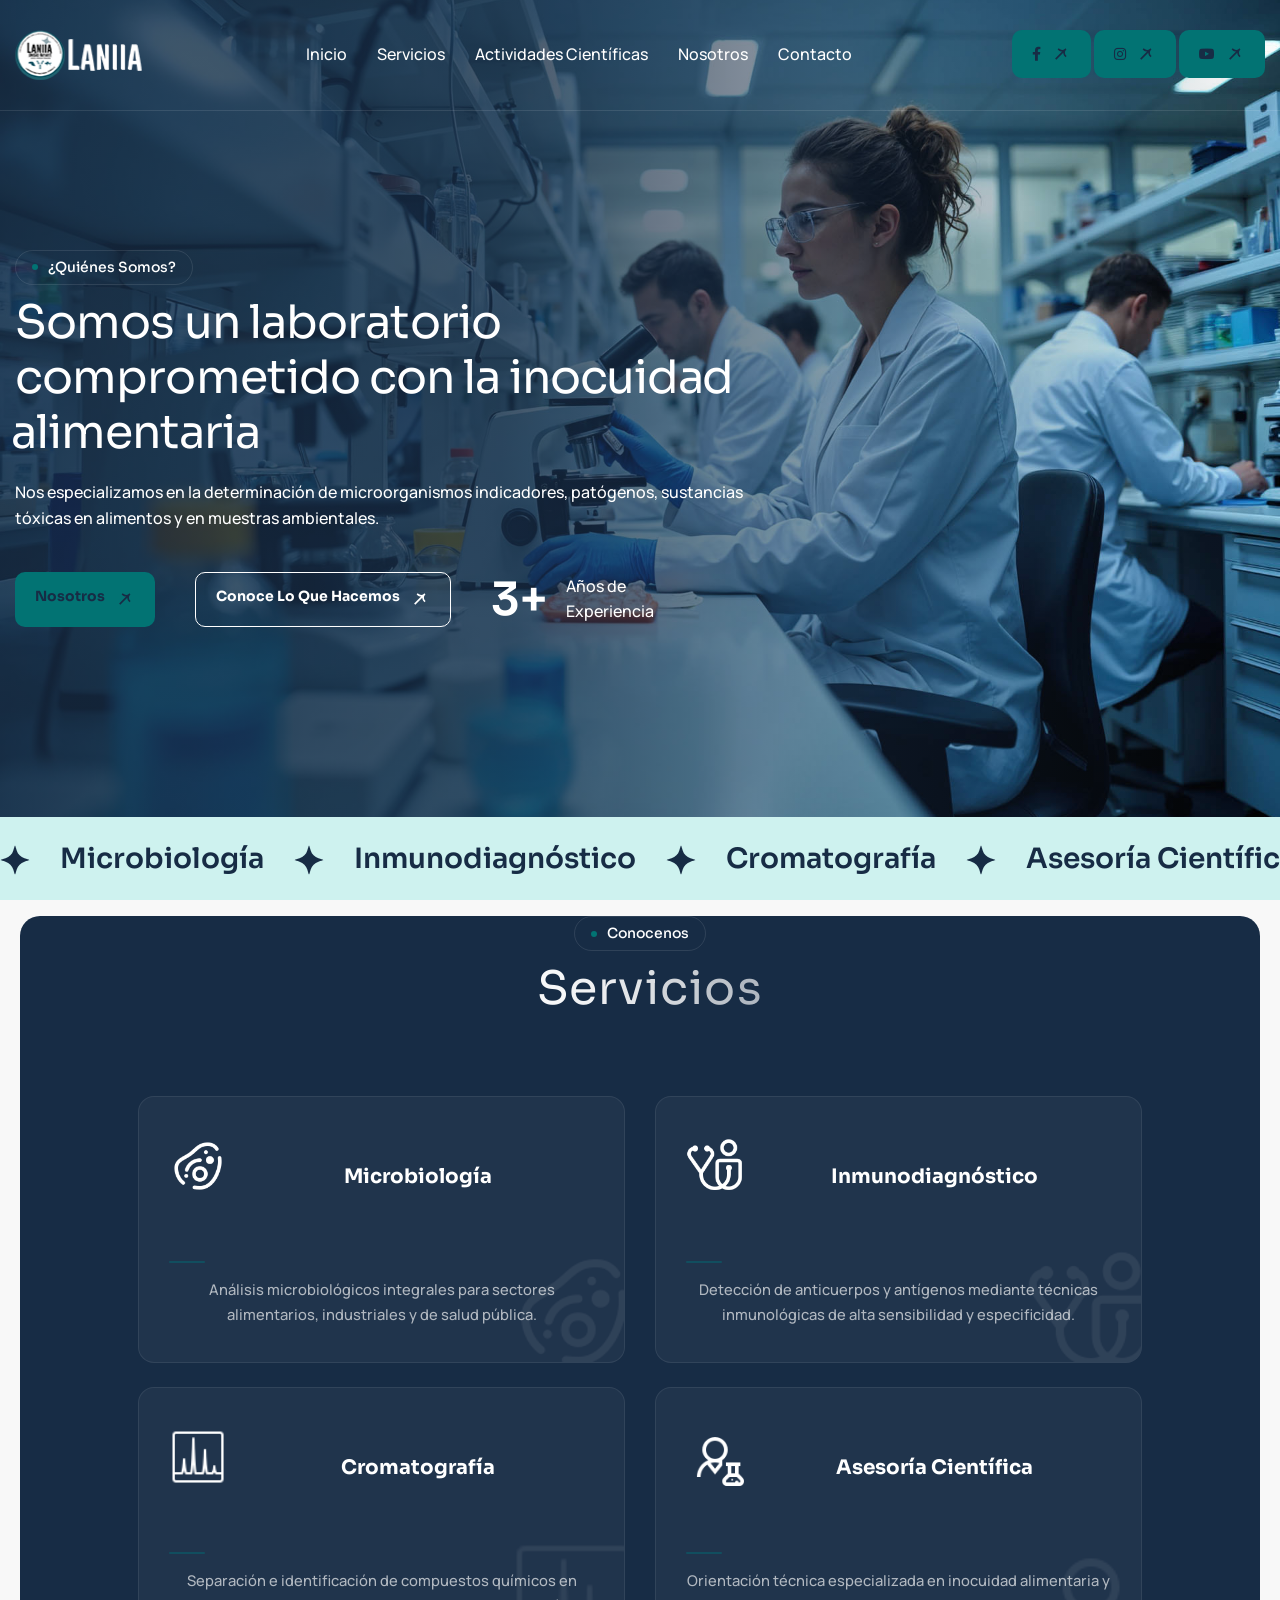
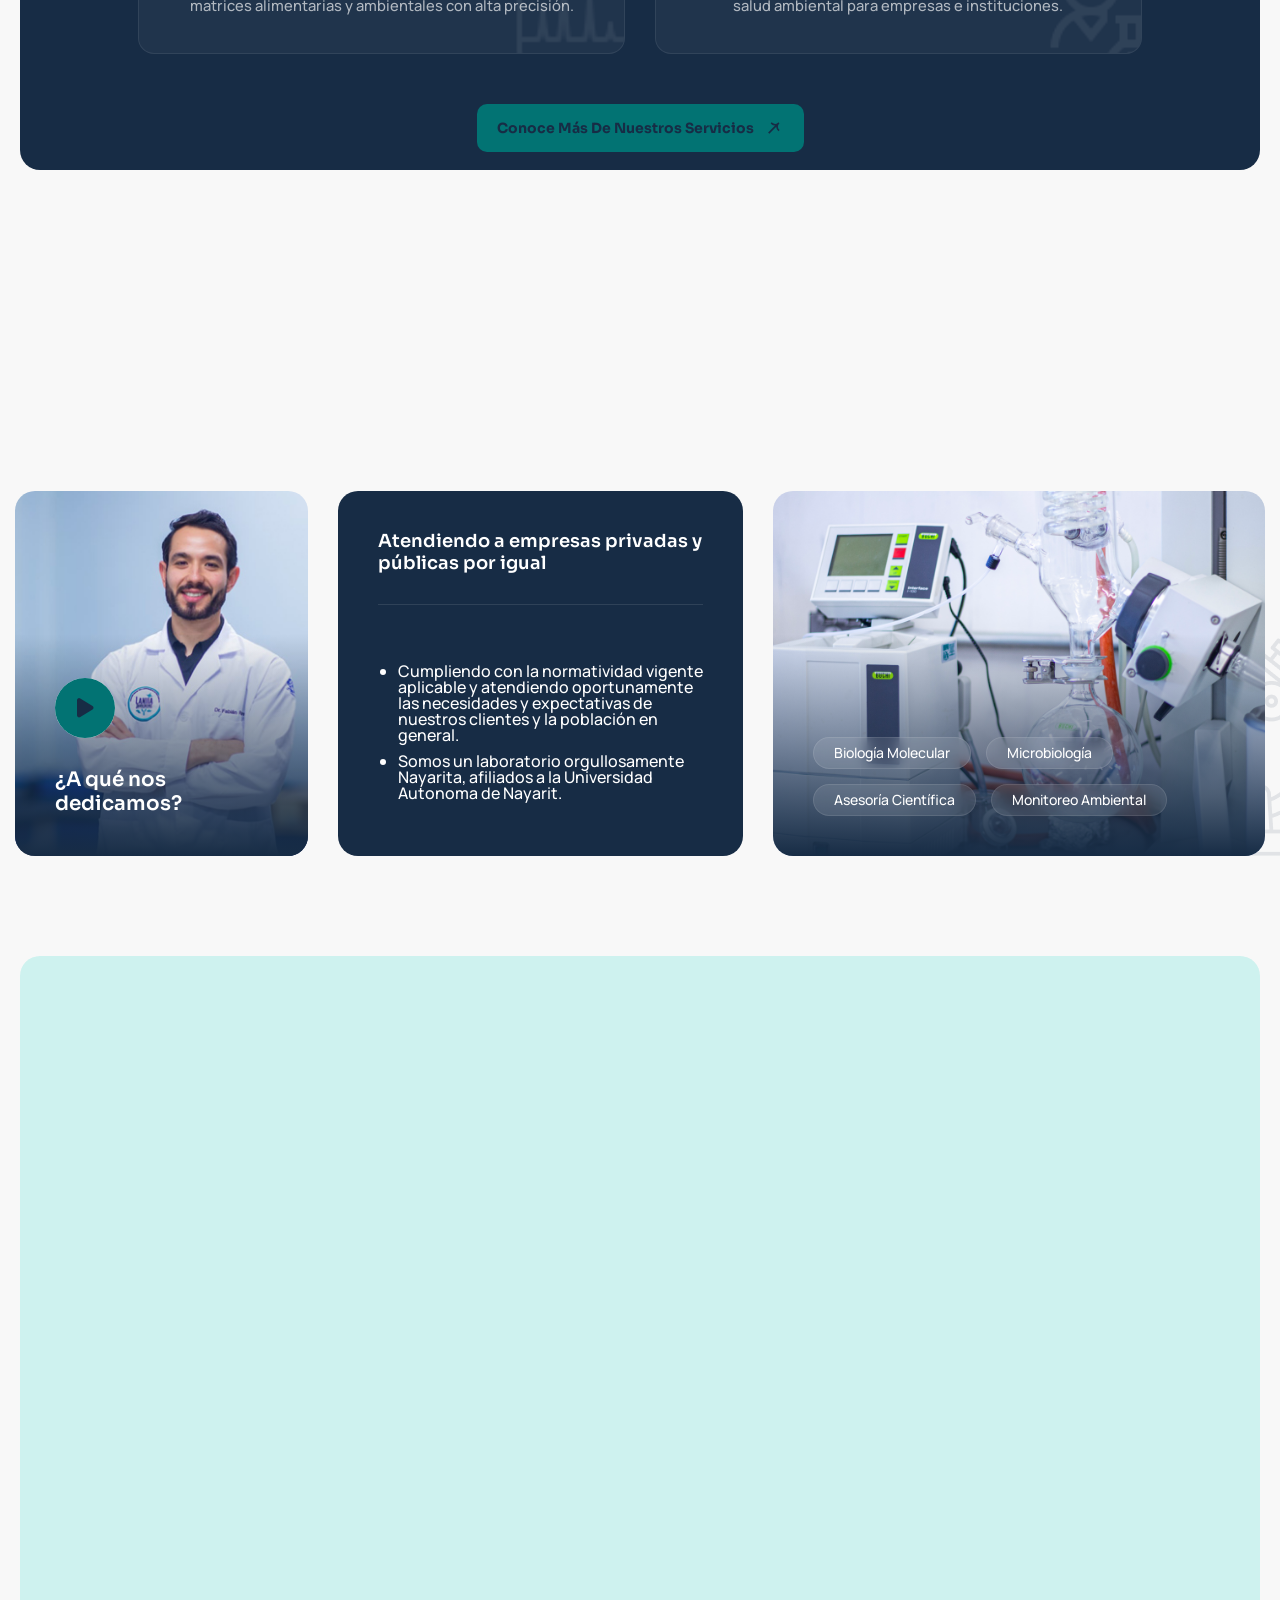
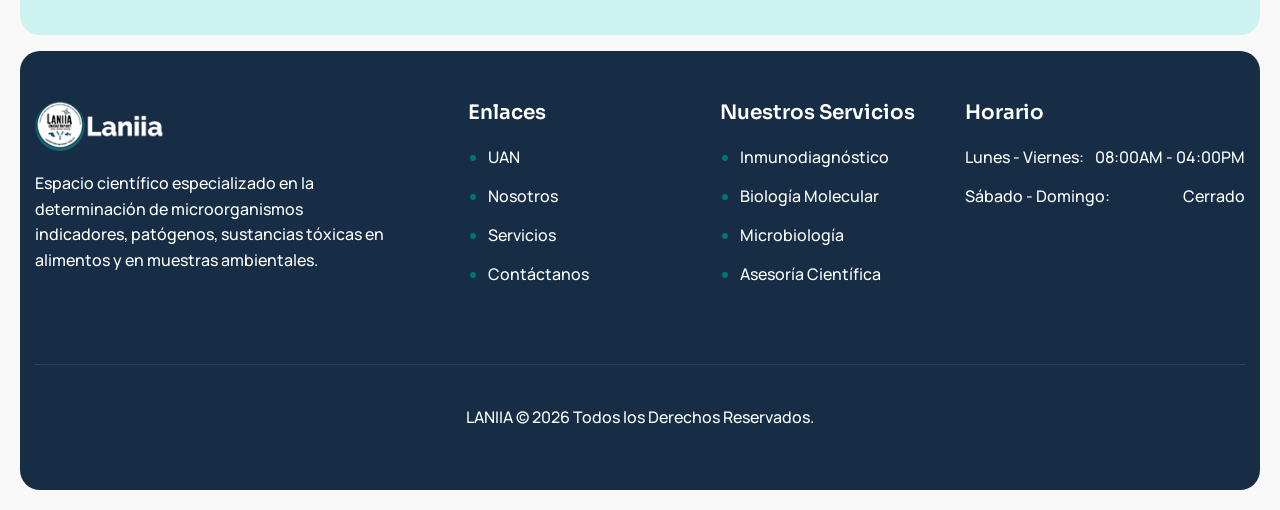
<file: index.html>
<!DOCTYPE html>
<html lang="es">
<head>
	<!-- Meta -->
	<meta charset="utf-8">
	<meta http-equiv="X-UA-Compatible" content="IE=edge">
    <meta name="viewport" content="width=device-width, initial-scale=1.0">
	<meta name="description" content="">
	<meta name="keywords" content="">
	<meta name="author" content="Luis Medrano">
	<!-- título -->
    <title>LANIIA - LABORATORIO NACIONAL PARA LA INVESTIGACIÓN EN INOCUIDAD ALIMENTARIA</title>
	<!-- Favicon Icon -->
	<link rel="shortcut icon" type="image/x-icon" href="images/favicon.png">
	<!-- Google Fonts Css-->
	<link rel="preconnect" href="https://fonts.googleapis.com">
    <link rel="preconnect" href="https://fonts.gstatic.com" crossorigin>
    <link href="https://fonts.googleapis.com/css2?family=Manrope:wght@200..800&family=Sora:wght@100..800&display=swap" rel="stylesheet">
	<!-- Bootstrap Css -->
	<link href="css/bootstrap.min.css" rel="stylesheet" media="screen">
	<!-- SlickNav Css -->
	<link href="css/slicknav.min.css" rel="stylesheet">
	<!-- Swiper Css -->
	<link rel="stylesheet" href="css/swiper-bundle.min.css">
	<!-- Font Awesome Iconos Css-->
	<link href="css/all.min.css" rel="stylesheet" media="screen">
	<!-- Animaciones Css -->
	<link href="css/animate.css" rel="stylesheet">
    <!-- Popups Core Css -->
	<link rel="stylesheet" href="css/magnific-popup.css">
	<!-- Mouse Cursor Css  -->
	<link rel="stylesheet" href="css/mousecursor.css">
	<!--  Css principal-->
	<link href="css/custom.css" rel="stylesheet" media="screen">
</head>
<body>

    <!-- Precargador loader -->
	<div class="preloader">
		<div class="loading-container">
			<div class="loading"></div>
			<div id="loading-icon"><img src="images/loader.svg" alt=""></div>
		</div>
	</div>
	<!-- Preloader -->

    <!-- Header inicia -->
	<header class="main-header">
		<div class="header-sticky">
			<nav class="navbar navbar-expand-lg">
				<div class="container">
					<!-- Logo inicia -->
					<a class="navbar-brand" href="">
						<img src="images/logo.svg" alt="Logo">
					</a>
					<!-- Logo termina -->

					<!-- Menu principal inicia -->
					<div class="collapse navbar-collapse main-menu">
                        <div class="nav-menu-wrapper">
                            <ul class="navbar-nav mr-auto" id="menu">
                                <li class="nav-item"><a class="nav-link" href="">Inicio</a></li>
                                <li class="nav-item"><a class="nav-link" href="pg/servicios.html">Servicios</a></li>
                                <li class="nav-item"><a class="nav-link" href="pg/actividadesCientificas.html">Actividades científicas</a></li>
                                <li class="nav-item"><a class="nav-link" href="pg/equipo.html">Nosotros</a></li>
                                <li class="nav-item"><a class="nav-link" href="pg/contactanos.html">Contacto</a></li>
                            </ul>
                        </div>
                        
                        <!-- Botón Header inicia -->
                        <div class="header-btn">
                            <a href="https://www.facebook.com/LANIIANAY" target="_blank" rel="noopener" class="btn-default btn-highlighted" title="Facebook LANIIA"><i class="fa-brands fa-facebook-f"></i></a>
                            <a href="https://www.instagram.com/laniia.uan/" target="_blank" rel="noopener" class="btn-default btn-highlighted" title="Instagram LANIIA"><i class="fa-brands fa-instagram"></i></a>
                            <a href="https://www.youtube.com/@laniia-nayarit/videos" target="_blank" rel="noopener" class="btn-default btn-highlighted" title="YouTube LANIIA"><i class="fa-brands fa-youtube"></i></a>
                        </div>
                        <!-- Botón Header termina -->
					</div>
					<!-- Menu principal termina -->
					<div class="navbar-toggle"></div>
				</div>
			</nav>
			<div class="responsive-menu"></div>
		</div>
	</header>
	<!-- Header termina -->

    <!-- Hero Sección inicia -->
    <div class="hero hero-video dark-section">
        <!-- Video inicia -->
         <div class="hero-bg-video">
            <video autoplay muted loop id="myvideo"><source src="videos/IntroLANIIANAY.mp4" type="video/mp4"></video>
        </div>
        <!-- Video termina -->
        <div class="container">
            <div class="row align-items-center">
                <div class="col-lg-8">
                    <!-- Hero Content inicia -->
                    <div class="hero-content">
                        <!-- Section Title inicia -->
                        <div class="section-title">
                            <h3 class="wow fadeInUp">¿Quiénes somos?</h3>
                            <h2 class="text-anime-style-3" data-cursor="-opaque">Somos un laboratorio comprometido con la inocuidad alimentaria</h2>
                            <p class="wow fadeInUp" data-wow-delay="0.2s">Nos especializamos en la determinación de microorganismos indicadores, patógenos, sustancias tóxicas en alimentos y en muestras ambientales.</p>
                        </div>
                        <!-- Section Title termina -->
                        
                        <!-- Hero Button inicia -->
                        <div class="hero-btn wow fadeInUp" data-wow-delay="0.4s">
                            <a href="pg/equipo.html" class="btn-default btn-highlighted">Nosotros</a>
                            <a href="pg/actividadesCientificas.html" class="btn-default btn-border">Conoce lo que hacemos</a>
                            <!-- Hero Experience Box inicia -->
                            <div class="hero-experience-box">
                                <h2><span class="counter">10</span>+</h2>
                                <p>Años de Experiencia</p>
                            </div>
                            <!-- Hero Experience Box termina -->
                        </div>
                        <!-- Hero Button termina -->
                    </div>
                    <!-- Hero Content termina -->
                </div>
            </div>
        </div>
    </div>
    <!-- Hero Sección termina -->

    <!-- Scrolling Ticker Sección inicia -->
    <div class="our-scrolling-ticker">
        <div class="scrolling-ticker-box">
            <div class="scrolling-content">
                <span><img src="images/icon-sparkle.svg" alt="">Microbiología</span>
                <span><img src="images/icon-sparkle.svg" alt="">Inmunodiagnóstico</span>
                <span><img src="images/icon-sparkle.svg" alt="">Cromatografía</span>
                <span><img src="images/icon-sparkle.svg" alt="">Asesoría Científica</span>
                <span><img src="images/icon-sparkle.svg" alt="">Biología molecular</span>
                <span><img src="images/icon-sparkle.svg" alt="">Citometría de Flujo</span>
                <span><img src="images/icon-sparkle.svg" alt="">Monitoreo Ambiental</span>
                <span><img src="images/icon-sparkle.svg" alt="">Líneas de Investigación</span>
                <span><img src="images/icon-sparkle.svg" alt="">Divulgación</span>
            </div>
            <div class="scrolling-content">
                <span><img src="images/icon-sparkle.svg" alt="">Microbiología</span>
                <span><img src="images/icon-sparkle.svg" alt="">Inmunodiagnóstico</span>
                <span><img src="images/icon-sparkle.svg" alt="">Cromatografía</span>
                <span><img src="images/icon-sparkle.svg" alt="">Asesoría Científica</span>
                <span><img src="images/icon-sparkle.svg" alt="">Biología molecular</span>
                <span><img src="images/icon-sparkle.svg" alt="">Citometría de Flujo</span>
                <span><img src="images/icon-sparkle.svg" alt="">Monitoreo Ambiental</span>
                <span><img src="images/icon-sparkle.svg" alt="">Líneas de Investigación</span>
                <span><img src="images/icon-sparkle.svg" alt="">Divulgación</span>
            </div>
        </div>
    </div>
    <!-- Scrolling Ticker sección termina -->

    <br>
<!-- Sección Servicios inicia -->
<div class="our-t bg-section dark-section parallaxie">
    <div class="container">

        <div class="row section-row align-items-center">
            <div class="col-lg-12">
                <div class="section-title section-title-center">
                    <h3 class="wow fadeInUp">Conocenos</h3>
                    <h2 class="text-anime-style-3" data-cursor="-opaque">Servicios</h2>
                </div>
            </div>
        </div>

        <div class="row g-4 justify-content-center service-list">

            <!-- Tarjeta 1 -->
            <div class="col-lg-5 col-md-6 wow fadeInUp" data-wow-delay="0.1s">
                <div class="service-card h-100">
                    <img class="service-card-bg-icon" src="images/Icono_Microbiologia.png" alt="">
                    <div class="service-card-header">
                        <img class="service-card-icon" src="images/Icono_Microbiologia.png" alt="Microbiología">
                        <h3>Microbiología</h3>
                    </div>
                    <div class="service-card-body">
                        <div class="service-card-divider"></div>
                        <p>Análisis microbiológicos integrales para sectores alimentarios, industriales y de salud pública.</p>
                    </div>
                </div>
            </div>

            <!-- Tarjeta 2 -->
            <div class="col-lg-5 col-md-6 wow fadeInUp" data-wow-delay="0.2s">
                <div class="service-card h-100">
                    <img class="service-card-bg-icon" src="images/Icono_Inmunodiagnostico.png" alt="">
                    <div class="service-card-header">
                        <img class="service-card-icon" src="images/Icono_Inmunodiagnostico.png" alt="Inmunodiagnóstico">
                        <h3>Inmunodiagnóstico</h3>
                    </div>
                    <div class="service-card-body">
                        <div class="service-card-divider"></div>
                        <p>Detección de anticuerpos y antígenos mediante técnicas inmunológicas de alta sensibilidad y especificidad.</p>
                    </div>
                </div>
            </div>

            <!-- Tarjeta 3 -->
            <div class="col-lg-5 col-md-6 wow fadeInUp" data-wow-delay="0.3s">
                <div class="service-card h-100">
                    <img class="service-card-bg-icon" src="images/Icono_Cromatografia.png" alt="">
                    <div class="service-card-header">
                        <img class="service-card-icon" src="images/Icono_Cromatografia.png" alt="Cromatografía">
                        <h3>Cromatografía</h3>
                    </div>
                    <div class="service-card-body">
                        <div class="service-card-divider"></div>
                        <p>Separación e identificación de compuestos químicos en matrices alimentarias y ambientales con alta precisión.</p>
                    </div>
                </div>
            </div>

            <!-- Tarjeta 4 -->
            <div class="col-lg-5 col-md-6 wow fadeInUp" data-wow-delay="0.4s">
                <div class="service-card h-100">
                    <img class="service-card-bg-icon" src="images/Icono_Asesoria.png" alt="">
                    <div class="service-card-header">
                        <img class="service-card-icon" src="images/Icono_Asesoria.png" alt="Asesoría Científica">
                        <h3>Asesoría Científica</h3>
                    </div>
                    <div class="service-card-body">
                        <div class="service-card-divider"></div>
                        <p>Orientación técnica especializada en inocuidad alimentaria y salud ambiental para empresas e instituciones.</p>
                    </div>
                </div>
            </div>

        </div>

        <div class="row">
            <div class="col-lg-12 text-center" style="margin-top: 50px;">
                <a href="pg/servicios.html" class="btn-default" title="Conoce más de nuestros servicios">Conoce más de nuestros servicios</a>
            </div>
        </div>
        <br>

    </div>
</div>
<!-- Sección Servicios termina -->

    <!-- About Us Section inicia -->
    <div class="about-us">
        <div class="container">

            <div class="row section-row align-items-center">
                <div class="col-lg-12">
                    <div class="section-title">
                        <h3 class="wow fadeInUp">(LANIIA) - Unidad Nayarit</h3>
                        <h5 class="text-anime-style-1" data-cursor="-opaque">Es un laboratorio especializado que cuenta con equipo de vanguardia, personal profesional calificado comprometido en ofrecer servicios analíticos y asesoría técnica-científica cumpliendo con la normatividad vigente aplicable y atendiendo oportunamente las necesidades y expectativas de los clientes en los diferentes sectores de la sociedad; así como realizar investigación científica en el área de inocuidad y salud ambiental.</h5>
                    </div>
                </div>
            </div>

            <div class="row align-items-center">
                <div class="col-lg-12">
                    <div class="about-us-boxes">

                        <div class="about-image-content-box-1">
                            <div class="about-image">
                                <figure>
                                    <img src="images/about-us-image-1.jpg" alt="Imagen sobre LANIIA">
                                </figure>
                            </div>
                            <div class="about-image-content">
                                <div class="video-play-button">
                                    <a href="https://www.youtube.com/watch?v=TxXMPErvRkw" class="popup-video" data-cursor-text="Ver" title="Ver video institucional de LANIIA">
                                        <i class="fa-solid fa-play"></i>
                                    </a>
                                </div>
                                <div class="about-video-title">
                                    <h3>¿A qué nos dedicamos?</h3>
                                </div>
                            </div>
                        </div>

                        <div class="about-counter-box">
                            <div class="about-counter-title">
                                <h3>Atendiendo a empresas privadas y públicas por igual</h3>
                            </div>
                            <div class="about-counter-content">
                                <ul>
                                    <li>Cumpliendo con la normatividad vigente aplicable y atendiendo oportunamente las necesidades y expectativas de nuestros clientes y la población en general.</li>
                                    <li>Somos un laboratorio orgullosamente Nayarita, afiliados a la Universidad Autonoma de Nayarit.</li>
                                </ul>
                            </div>
                        </div>

                        <div class="about-image-content-box-2">
                            <div class="about-image">
                                <figure>
                                    <img src="images/LAB3.jpg" alt="Servicios LANIIA">
                                </figure>
                            </div>
                            <div class="about-image-content">
                                <ul>
                                    <li>Biología Molecular</li>
                                    <li>Microbiología</li>
                                    <li>Asesoría Científica</li>
                                    <li>Monitoreo Ambiental</li>
                                </ul>
                            </div>
                        </div>

                    </div>
                </div>
            </div>

        </div>
    </div>
    <!-- About Us Section termina -->

    <!-- Our Services Section inicia -->
    <div class="our-services bg-section">
        <div class="container">

            <div class="row section-row align-items-center">
                <div class="col-lg-11">
                    <div class="section-title">
                        <h3 class="wow fadeInUp">Nosotros</h3>
                    </div>
                    <div class="section-title-content wow fadeInUp" data-wow-delay="0.2s">
                        <p>El Laboratorio Nacional para la Investigación en Inocuidad Alimentaria (LANIIA) - Unidad Nayarit es un laboratorio especializado que cuenta con equipo de vanguardia, personal profesional calificado comprometido en ofrecer servicios analíticos y asesoría técnica-científica, cumpliendo con la normatividad vigente aplicable y atendiendo oportunamente las necesidades y expectativas de los clientes en los diferentes sectores de la sociedad; así como realizar investigación científica en el área de inocuidad y salud ambiental.</p>
                    </div>
                </div>
            </div>

            <div class="row service-list">

                <div class="col-lg-3 col-md-6">
                    <div class="service-item active wow fadeInUp">
                        <div class="service-image">
                            <img src="images/LAB.jpg" alt="">
                        </div>
                        <div class="service-body">
                            <div class="service-body-header">
                                <div class="icon-box">
                                    <img src="images/icon-service-1.svg" alt="">
                                </div>
                            </div>
                            <div class="service-content">
                                <h3>Política Calidad</h3>
                                <p>LANIIA cuenta con equipo de vanguardia y personal profesional calificado.</p>
                            </div>
                        </div>
                    </div>
                </div>

                <div class="col-lg-3 col-md-6">
                    <div class="service-item wow fadeInUp" data-wow-delay="0.2s">
                        <div class="service-image">
                            <img src="images/ADN PLÁTANO.jpg" alt="">
                        </div>
                        <div class="service-body">
                            <div class="service-body-header">
                                <div class="icon-box">
                                    <img src="images/icon-service-2.svg" alt="">
                                </div>
                            </div>
                            <div class="service-content">
                                <h3>Misión</h3>
                                <p>Somos un laboratorio especializado con recurso humano comprometido.</p>
                            </div>
                        </div>
                    </div>
                </div>

                <div class="col-lg-3 col-md-6">
                    <div class="service-item wow fadeInUp" data-wow-delay="0.4s">
                        <div class="service-image">
                            <img src="images/service-3.jpg" alt="">
                        </div>
                        <div class="service-body">
                            <div class="service-body-header">
                                <div class="icon-box">
                                    <img src="images/icon-service-3.svg" alt="">
                                </div>
                            </div>
                            <div class="service-content">
                                <h3>Visión</h3>
                                <p>Ser un laboratorio especializado reconocido a nivel nacional por la oferta de servicios analíticos.</p>
                            </div>
                        </div>
                    </div>
                </div>

                <div class="col-lg-3 col-md-6">
                    <div class="service-item wow fadeInUp" data-wow-delay="0.6s">
                        <div class="service-image">
                            <img src="images/LAB4.jpg" alt="">
                        </div>
                        <div class="service-body">
                            <div class="service-body-header">
                                <div class="icon-box">
                                    <img src="images/icon-service-4.svg" alt="">
                                </div>
                            </div>
                            <div class="service-content">
                                <h3>Historia</h3>
                                <p>En el año 2017 se creó el Laboratorio Nacional para la Investigación en Inocuidad Alimentaria.</p>
                            </div>
                        </div>
                    </div>
                </div>

            </div>
        </div>
    </div>
    <!-- Our Services Section termina -->

    <br>

    <!-- Footer inicia -->
    <footer class="main-footer bg-section dark-section">
        <div class="container">
            <div class="row">

                <div class="col-lg-4">
                    <div class="about-footer">
                        <div class="footer-logo">
                            <img src="images/footer-logo.svg" alt="">
                        </div>
                        <div class="about-footer-content">
                            <p>Espacio científico especializado en la determinación de microorganismos indicadores, patógenos, sustancias tóxicas en alimentos y en muestras ambientales.</p>
                        </div>
                    </div>
                </div>

                <div class="col-lg-5 col-md-7">
                    <div class="footer-links-box">
                        <div class="footer-links">
                            <h3>Enlaces</h3>
                            <ul>
                                <li><a href="https://www.uan.edu.mx/" target="_blank" rel="noopener" title="Universidad Autónoma de Nayarit">UAN</a></li>
                                <li><a href="pg/equipo.html">Nosotros</a></li>
                                <li><a href="pg/servicios.html">Servicios</a></li>
                                <li><a href="pg/contactanos.html">Contáctanos</a></li>
                            </ul>
                        </div>
                        <div class="footer-links">
                            <h3>Nuestros Servicios</h3>
                            <ul>
                                <li>Inmunodiagnóstico</li>
                                <li>Biología molecular</li>
                                <li>Microbiología</li>
                                <li>Asesoría Científica</li>
                            </ul>
                        </div>
                    </div>
                </div>

                <div class="col-lg-3 col-md-5">
                    <div class="footer-working-hour-box footer-links">
                        <h3>Horario</h3>
                        <ul>
                            <li>Lunes - Viernes: <span>08:00AM - 04:00PM</span></li>
                            <li>Sábado - Domingo: <span>Cerrado</span></li>
                        </ul>
                    </div>
                </div>

                <div class="col-lg-12">
                    <div class="footer-copyright-text">
                        <p>LANIIA © 2026 Todos los Derechos Reservados.</p>
                    </div>
                </div>

            </div>
        </div>
    </footer>
    <!-- Footer termina -->

    <!-- Jquery Library  -->
    <script src="js/jquery-3.7.1.min.js"></script>
    <!-- Bootstrap js -->
    <script src="js/bootstrap.min.js"></script>
    <!-- Validator js  -->
    <script src="js/validator.min.js"></script>
    <!-- SlickNav js  -->
    <script src="js/jquery.slicknav.js"></script>
    <!-- Swiper js  -->
    <script src="js/swiper-bundle.min.js"></script>
    <!-- Counter js  -->
    <script src="js/jquery.waypoints.min.js"></script>
    <script src="js/jquery.counterup.min.js"></script>
    <!-- Magnific js -->
    <script src="js/jquery.magnific-popup.min.js"></script>
    <!-- SmoothScroll -->
    <script src="js/SmoothScroll.js"></script>
    <!-- Parallax js -->
    <script src="js/parallaxie.js"></script>
    <!-- MagicCursor js  -->
    <script src="js/gsap.min.js"></script>
    <script src="js/magiccursor.js"></script>
    <!-- Text Effect js  -->
    <script src="js/SplitText.js"></script>
    <script src="js/ScrollTrigger.min.js"></script>
    <!-- YTPlayer js  -->
    <script src="js/jquery.mb.YTPlayer.min.js"></script>
    <!-- Wow js  -->
    <script src="js/wow.min.js"></script>
    <!-- menu js  -->
    <script src="js/function.js"></script>
    <script src="https://demo.awaikenthemes.com/assets/js/theme-panel.js"></script>
</body>
</html>
</file>
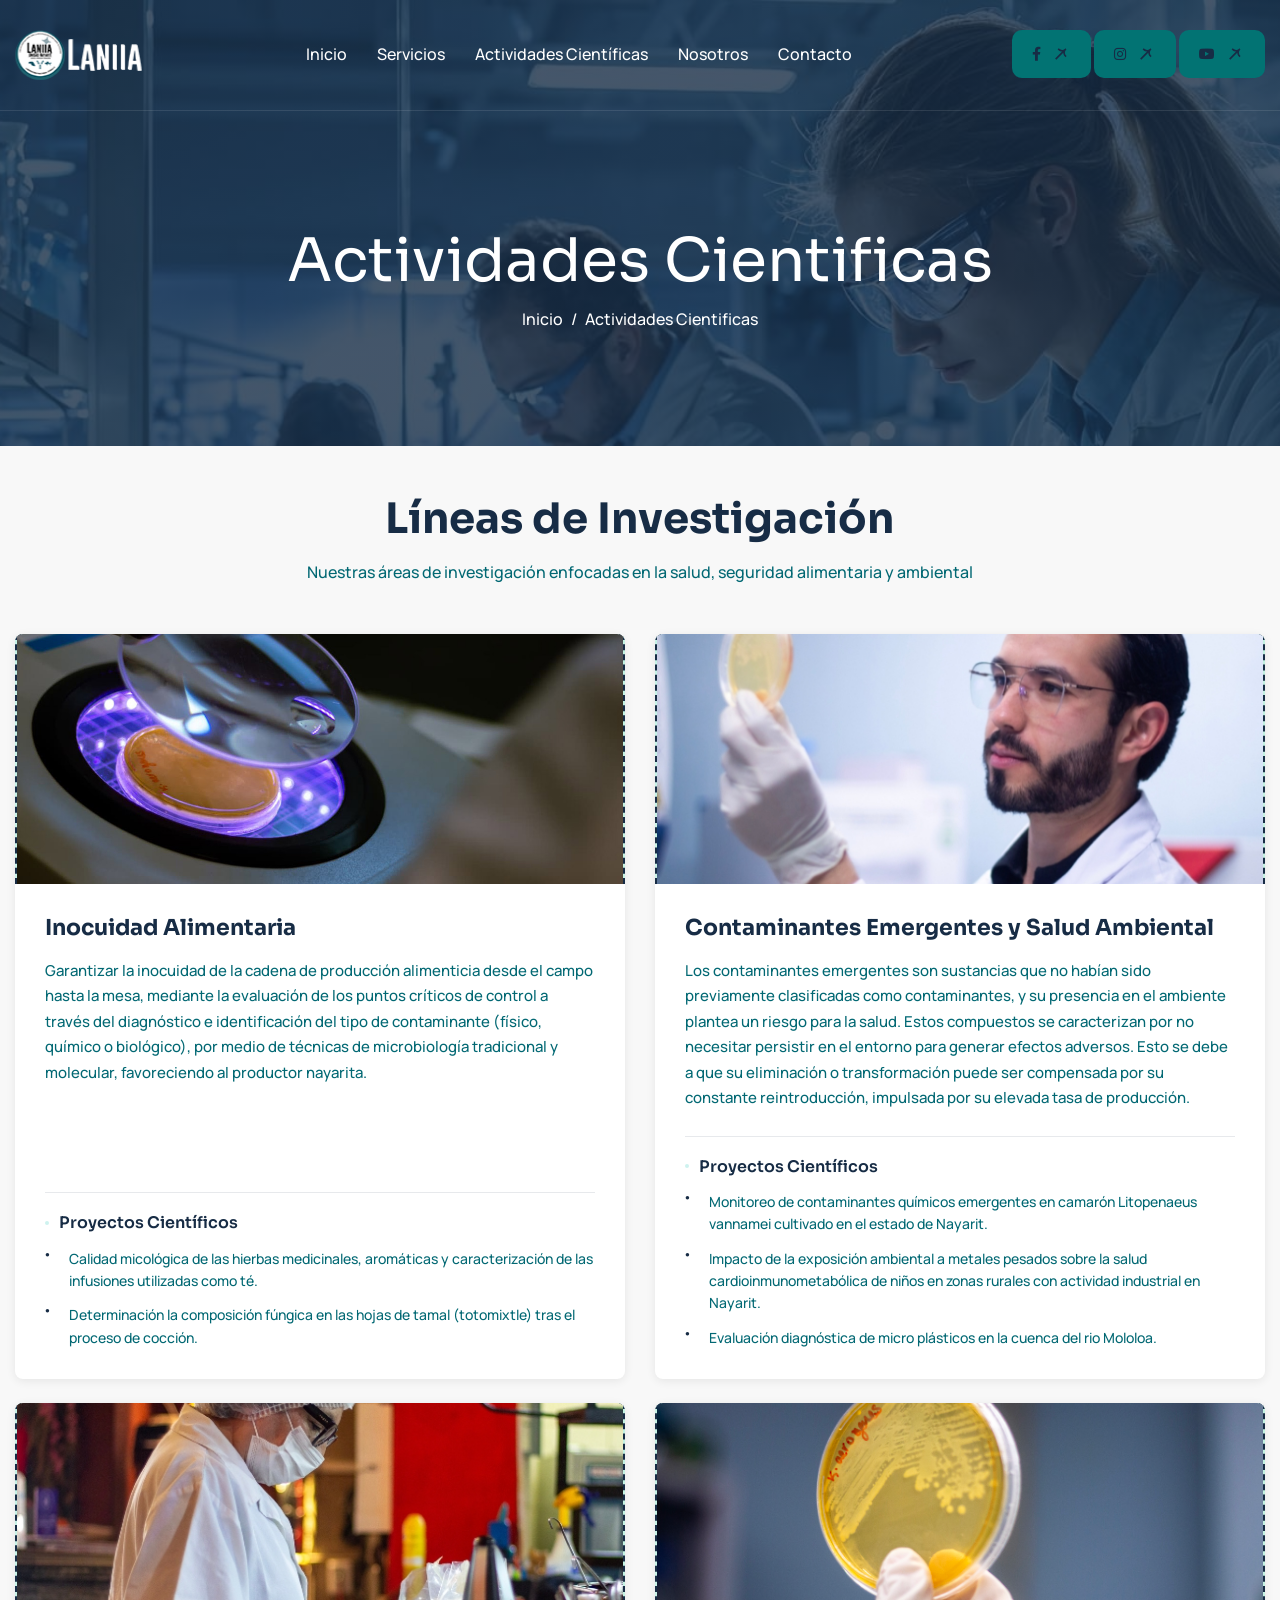
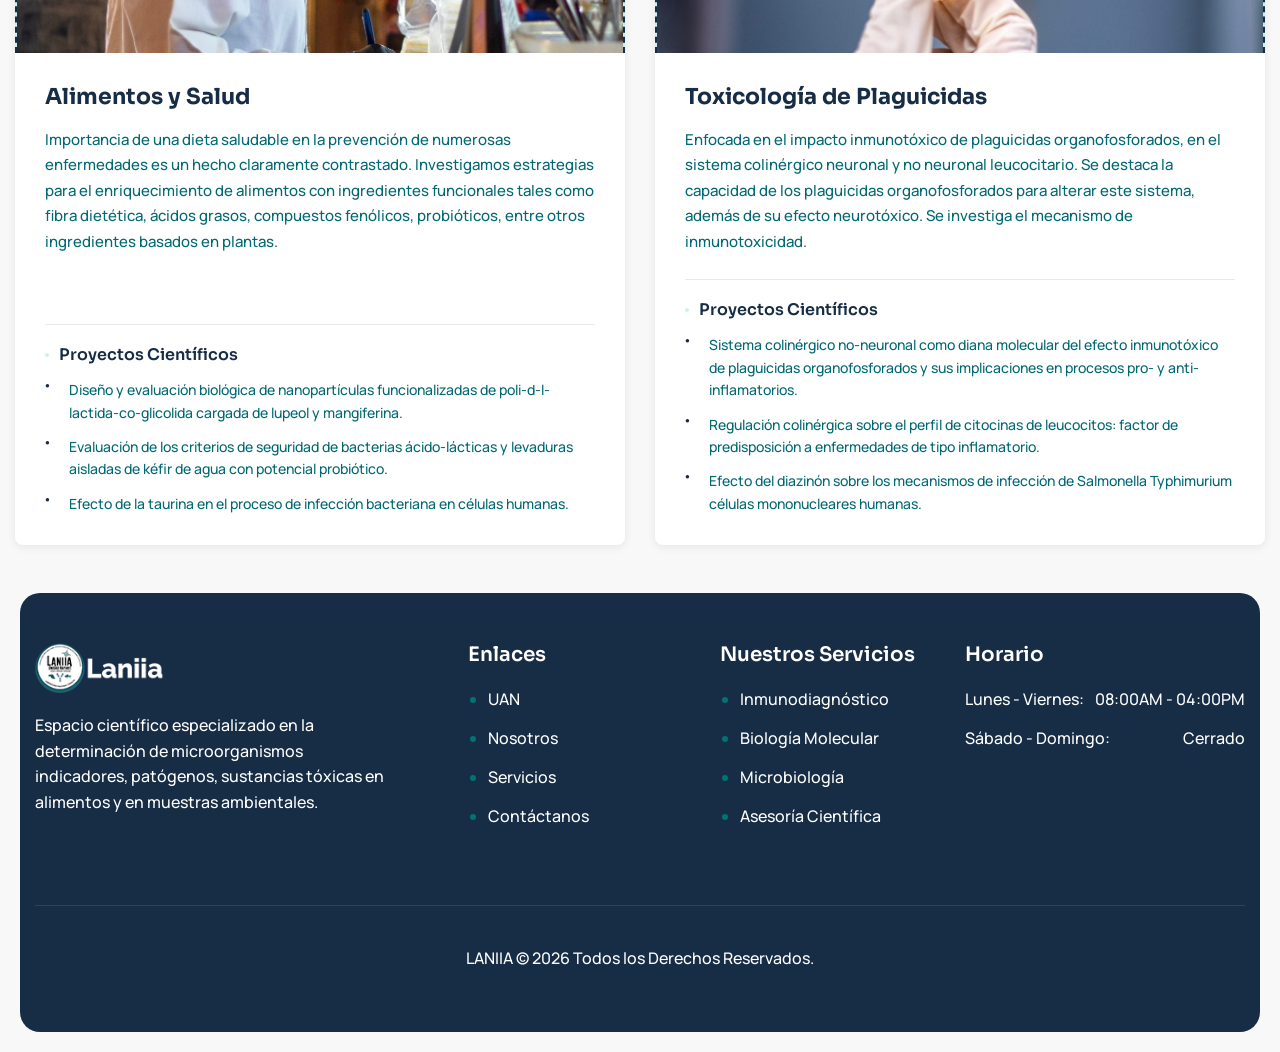
<file: pg/actividadesCientificas.html>
<!DOCTYPE html>
<html lang="es">
<head>
	<!-- Meta -->
	<meta charset="utf-8">
	<meta http-equiv="X-UA-Compatible" content="IE=edge">
	<meta name="viewport" content="width=device-width, initial-scale=1.0">
	<meta name="description" content="">
	<meta name="keywords" content="">
	<meta name="author" content="Oscar Dominguez">
	<!-- título -->
    <title>LANIIA - Actividades Cientificas</title>
	<!-- Favicon Icon -->
	<link rel="shortcut icon" type="image/x-icon" href="../images/favicon.png">
	<!-- Google Fonts Css-->
	<link rel="preconnect" href="https://fonts.googleapis.com">
    <link rel="preconnect" href="https://fonts.gstatic.com" crossorigin>
    <link href="https://fonts.googleapis.com/css2?family=Manrope:wght@200..800&family=Sora:wght@100..800&display=swap" rel="stylesheet">
	<!-- Bootstrap Css -->
	<link href="../css/bootstrap.min.css" rel="stylesheet" media="screen">
	<!-- SlickNav Css -->
	<link href="../css/slicknav.min.css" rel="stylesheet">
	<!-- Swiper Css -->
	<link rel="stylesheet" href="../css/swiper-bundle.min.css">
	<!-- Font Awesome Iconos Css-->
	<link href="../css/all.min.css" rel="stylesheet" media="screen">
	<!-- Animaciones Css -->
	<link href="../css/animate.css" rel="stylesheet">
    <!-- Popups Core Css -->
	<link rel="stylesheet" href="../css/magnific-popup.css">
	<!-- Mouse Cursor Css  -->
	<link rel="stylesheet" href="../css/mousecursor.css">
	<!--  Css principal-->
	<link href="../css/custom.css" rel="stylesheet" media="screen">
</head>
<body>
        <!-- Preloader Inicia -->
	<div class="preloader">
		<div class="loading-container">
			<div class="loading"></div>
			<div id="loading-icon"><img src="../images/loader.svg" alt=""></div>
		</div>
	</div>
	<!-- Preloader termina -->

    <!-- Header inicia -->
	<header class="main-header">
		<div class="header-sticky">
			<nav class="navbar navbar-expand-lg">
				<div class="container">
					<!-- Logo inicia -->
					<a class="navbar-brand" href="../index.html">
						<img src="../images/logo.svg" alt="Logo">
					</a>
					<!-- Logo termina -->

					<!-- Menu principal inicia -->
					<div class="collapse navbar-collapse main-menu">
                        <div class="nav-menu-wrapper">
                            <ul class="navbar-nav mr-auto" id="menu">
                                <li class="nav-item"><a class="nav-link" href="../index.html">Inicio</a>
                                </li>
                                <li class="nav-item"><a class="nav-link" href="servicios.html">Servicios</a></li>
                                <li class="nav-item"><a class="nav-link" href="actividadesCientificas.html">Actividades científicas</a></li>
                                <li class="nav-item"><a class="nav-link" href="equipo.html">Nosotros</a>
 
                                </li>
                                <li class="nav-item"><a class="nav-link" href="../pg/contactanos.html">Contacto</a></li>
                            </ul>
                        </div>
                        
                        <!-- Botón Header  inicia -->
                        <div class="header-btn">
                            <a href="https://www.facebook.com/LANIIANAY" target="_blank" rel="noopener" class="btn-default btn-highlighted" title="Facebook LANIIA"><i class="fa-brands fa-facebook-f"></i></a>
                            <a href="https://www.instagram.com/laniia.uan/" target="_blank" rel="noopener" class="btn-default btn-highlighted" title="Instagram LANIIA"><i class="fa-brands fa-instagram"></i></a>
                            <a href="https://www.youtube.com/@laniia-nayarit/videos" target="_blank" rel="noopener" class="btn-default btn-highlighted" title="YouTube LANIIA"><i class="fa-brands fa-youtube"></i></a>
                        </div>
                        <!-- Botón Header  termina -->
					</div>
					<!-- menu principal termina -->
					<div class="navbar-toggle"></div>
				</div>
			</nav>
			<div class="responsive-menu"></div>
		</div>
	</header>
	<!-- Header termina -->
         <!-- Page Header Inicia -->
    <div class="page-header parallaxie">
        <div class="container">
            <div class="row">
                <div class="col-lg-12">
                    <!-- Page Header Box Inicia -->
                    <div class="page-header-box">
                        <h1 class="text-anime-style-3" data-cursor="-opaque">Actividades Cientificas</h1>                        
                        <nav class="wow fadeInUp">
                            <ol class="breadcrumb">
                                <li class="breadcrumb-item"><a href="../index.html">Inicio</a></li>
                                <li class="breadcrumb-item active" aria-current="page">Actividades Cientificas</li>
                            </ol>
                        </nav>
                    </div>
                    <!-- Page Header Box termina -->
                </div>
            </div>
        </div>
    </div>
    <!-- Page Header termina -->

    <!-- Líneas de Investigación Inicia -->
    <section class="research-lines-section py-5">
        <div class="container">
            <!-- Título de Sección -->
            <div class="row mb-5">
                <div class="col-lg-8 mx-auto text-center">
                    <h2 class="section-title mb-3 text-anime-style-3" data-cursor="-opaque">Líneas de Investigación</h2>
                    <p class="section-subtitle">Nuestras áreas de investigación enfocadas en la salud, seguridad alimentaria y ambiental</p>
                </div>
            </div>

            <!-- Cards Grid -->
            <div class="row g-4">
                <!-- Card 1: Inocuidad Alimentaria -->
                <div class="col-lg-6 col-md-12">
                    <div class="research-card wow fadeInUp" data-wow-delay="0.1s">
                        <!-- Imagen Placeholder -->
                        <div class="research-card-image">
                            <div class="image-placeholder">
                                <img src="../images/service-3.jpg" alt="Inocuidad Alimentaria">
                            </div>
                        </div>

                        <!-- Contenido Card -->
                        <div class="research-card-body">
                            <h3 class="research-card-title">Inocuidad Alimentaria</h3>
                            
                            <p class="research-card-description">
                                Garantizar la inocuidad de la cadena de producción alimenticia desde el campo hasta la mesa, mediante la evaluación de los puntos críticos de control a través del diagnóstico e identificación del tipo de contaminante (físico, químico o biológico), por medio de técnicas de microbiología tradicional y molecular, favoreciendo al productor nayarita.
                            </p>

                            <!-- Proyectos Científicos -->
                            <div class="research-projects">
                                <h5 class="projects-title">Proyectos Científicos</h5>
                                <ul class="projects-list">
                                    <li>Calidad micológica de las hierbas medicinales, aromáticas y caracterización de las infusiones utilizadas como té.</li>
                                    <li>Determinación la composición fúngica en las hojas de tamal (totomixtle) tras el proceso de cocción.</li>
                                </ul>
                            </div>
                        </div>
                    </div>
                </div>

                <!-- Card 2: Contaminantes Emergentes -->
                <div class="col-lg-6 col-md-12">
                    <div class="research-card wow fadeInUp" data-wow-delay="0.2s">
                        <!-- Imagen Placeholder -->
                        <div class="research-card-image">
                            <div class="image-placeholder">
                                <img src="../images/LÍNEA DE INVESTIGACIÓN. MODULACIÓN DE LA RESPUESTA INMUNE ANTE CONTAMINANTES CLÁSICOS Y EMERGENTES.jpg" alt="Contaminantes Emergentes">
                            </div>
                        </div>

                        <!-- Contenido Card -->
                        <div class="research-card-body">
                            <h3 class="research-card-title">Contaminantes Emergentes y Salud Ambiental</h3>
                            
                            <p class="research-card-description">
                                Los contaminantes emergentes son sustancias que no habían sido previamente clasificadas como contaminantes, y su presencia en el ambiente plantea un riesgo para la salud. Estos compuestos se caracterizan por no necesitar persistir en el entorno para generar efectos adversos. Esto se debe a que su eliminación o transformación puede ser compensada por su constante reintroducción, impulsada por su elevada tasa de producción.
                            </p>

                            <!-- Proyectos Científicos -->
                            <div class="research-projects">
                                <h5 class="projects-title">Proyectos Científicos</h5>
                                <ul class="projects-list">
                                    <li>Monitoreo de contaminantes químicos emergentes en camarón Litopenaeus vannamei cultivado en el estado de Nayarit.</li>
                                    <li>Impacto de la exposición ambiental a metales pesados sobre la salud cardioinmunometabólica de niños en zonas rurales con actividad industrial en Nayarit.</li>
                                    <li>Evaluación diagnóstica de micro plásticos en la cuenca del rio Mololoa.</li>
                                </ul>
                            </div>
                        </div>
                    </div>
                </div>

                <!-- Card 3: Alimentos y Salud -->
                <div class="col-lg-6 col-md-12">
                    <div class="research-card wow fadeInUp" data-wow-delay="0.3s">
                        <!-- Imagen Placeholder -->
                        <div class="research-card-image">
                            <div class="image-placeholder">
                                <img src="../images/2.LÍNEA DE INVESTIGACIÓN. INOCUIDAD ALIMENTARIA.jpg" alt="Alimentos y Salud">
                            </div>
                        </div>

                        <!-- Contenido Card -->
                        <div class="research-card-body">
                            <h3 class="research-card-title">Alimentos y Salud</h3>
                            
                            <p class="research-card-description">
                                Importancia de una dieta saludable en la prevención de numerosas enfermedades es un hecho claramente contrastado. Investigamos estrategias para el enriquecimiento de alimentos con ingredientes funcionales tales como fibra dietética, ácidos grasos, compuestos fenólicos, probióticos, entre otros ingredientes basados en plantas.
                            </p>

                            <!-- Proyectos Científicos -->
                            <div class="research-projects">
                                <h5 class="projects-title">Proyectos Científicos</h5>
                                <ul class="projects-list">
                                    <li>Diseño y evaluación biológica de nanopartículas funcionalizadas de poli-d-l-lactida-co-glicolida cargada de lupeol y mangiferina.</li>
                                    <li>Evaluación de los criterios de seguridad de bacterias ácido-lácticas y levaduras aisladas de kéfir de agua con potencial probiótico.</li>
                                    <li>Efecto de la taurina en el proceso de infección bacteriana en células humanas.</li>
                                </ul>
                            </div>
                        </div>
                    </div>
                </div>

                <!-- Card 4: Toxicología de Plaguicidas -->
                <div class="col-lg-6 col-md-12">
                    <div class="research-card wow fadeInUp" data-wow-delay="0.4s">
                        <!-- Imagen Placeholder -->
                        <div class="research-card-image">
                            <div class="image-placeholder">
                                <img src="../images/CAJA DE PETRI.jpg" alt="Toxicologia de Plaguicidas">
                            </div>
                        </div>

                        <!-- Contenido Card -->
                        <div class="research-card-body">
                            <h3 class="research-card-title">Toxicología de Plaguicidas</h3>
                            
                            <p class="research-card-description">
                                Enfocada en el impacto inmunotóxico de plaguicidas organofosforados, en el sistema colinérgico neuronal y no neuronal leucocitario. Se destaca la capacidad de los plaguicidas organofosforados para alterar este sistema, además de su efecto neurotóxico. Se investiga el mecanismo de inmunotoxicidad.
                            </p>

                            <!-- Proyectos Científicos -->
                            <div class="research-projects">
                                <h5 class="projects-title">Proyectos Científicos</h5>
                                <ul class="projects-list">
                                    <li>Sistema colinérgico no-neuronal como diana molecular del efecto inmunotóxico de plaguicidas organofosforados y sus implicaciones en procesos pro- y anti-inflamatorios.</li>
                                    <li>Regulación colinérgica sobre el perfil de citocinas de leucocitos: factor de predisposición a enfermedades de tipo inflamatorio.</li>
                                    <li>Efecto del diazinón sobre los mecanismos de infección de Salmonella Typhimurium células mononucleares humanas.</li>
                                </ul>
                            </div>
                        </div>
                    </div>
                </div>
            </div>
        </div>
    </section>
    <!-- Líneas de Investigación termina -->

    <!-- Footer inicia -->
    <footer class="main-footer bg-section dark-section">
        <div class="container">
            <div class="row">
                <div class="col-lg-4">
                    <!-- About Footer inicia -->
                    <div class="about-footer">
                        <!-- Footer Logo inicia -->
                        <div class="footer-logo">
                            <img src="../images/footer-logo.svg" alt="">
                        </div>
                        <!-- Footer Logo termina -->

                        <!-- About Footer Content inicia -->
                        <div class="about-footer-content">
                            <p>Espacio científico especializado en la determinación de microorganismos indicadores, patógenos, sustancias tóxicas en alimentos y en muestras ambientales.</p>
                        </div>           
                        <!-- About Footer Content termina -->

                        
                    </div>
                    <!-- About Footer termina -->
                </div>

                <div class="col-lg-5 col-md-7">
                    <!-- Footer Links Box inicia -->
                    <div class="footer-links-box">
                        <!-- Footer Links inicia -->
                        <div class="footer-links">
                            <h3>Enlaces</h3>
                            <ul>
                                <li><a href="https://www.uan.edu.mx/" target="_blank" rel="noopener" title="Universidad Autónoma de Nayarit">UAN</a></li>
                                <li><a href="equipo.html">Nosotros</a></li>
                                <li><a href="servicios.html">Servicios</a></li>
                                <li><a href="contactanos.html">Contáctanos</a></li>
                            </ul>
                        </div>
                        <!-- Footer Links termina -->
    
                        <!-- Footer Links inicia -->
                        <div class="footer-links">
                            <h3>Nuestros Servicios</h3>
                            <ul>
                                <li>Inmunodiagnóstico</li>
                                <li>Biología molecular</li>
                                <li>Microbiología</li>
                                <li>Asesoría Científica</li>
                            </ul>
                        </div>
                        <!-- Footer Links termina -->
                    </div>
                    <!-- Footer Links Box termina -->
                </div>

                <div class="col-lg-3 col-md-5">
                    <!-- Footer Working Hour Box inicia -->
                    <div class="footer-working-hour-box footer-links">
                        <h3>Horario</h3>
                        <ul>
                            <li>Lunes - Viernes:<span>08:00AM - 04:00PM</span></li>
                            <li>Sábado - Domingo:<span>Cerrado</span></li>
                        </ul>
                    </div>
                    <!-- Footer Working Hour Box termina -->
                </div>

                <div class="col-lg-12">
                    <!-- Footer Copyright inicia -->
                    <div class="footer-copyright-text">
                        <p>LANIIA © 2026 Todos los Derechos Reservados.</p>
                    </div>
                    <!-- Footer Copyright termina -->
                </div>
            </div>
        </div>
    </footer>
    <!-- Footer termina -->

    <!-- Jquery Library File -->
    <script src="../js/jquery-3.7.1.min.js"></script>
    <!-- Bootstrap js file -->
    <script src="../js/bootstrap.min.js"></script>
    <!-- Validator js file -->
    <script src="../js/validator.min.js"></script>
    <!-- SlickNav js file -->
    <script src="../js/jquery.slicknav.js"></script>
    <!-- Swiper js file -->
    <script src="../js/swiper-bundle.min.js"></script>
    <!-- Counter js file -->
    <script src="../js/jquery.waypoints.min.js"></script>
    <script src="../js/jquery.counterup.min.js"></script>
    <!-- Magnific js file -->
    <script src="../js/jquery.magnific-popup.min.js"></script>
    <!-- SmoothScroll -->
    <script src="../js/SmoothScroll.js"></script>
    <!-- Parallax js -->
    <script src="../js/parallaxie.js"></script>
    <!-- MagicCursor js file -->
    <script src="../js/gsap.min.js"></script>
    <script src="../js/magiccursor.js"></script>
    <!-- Text Effect js file -->
    <script src="../js/SplitText.js"></script>
    <script src="../js/ScrollTrigger.min.js"></script>
    <!-- YTPlayer js File -->
    <script src="../js/jquery.mb.YTPlayer.min.js"></script>
    <!-- Wow js file -->
    <script src="../js/wow.min.js"></script>
    <!-- Main Custom js file -->
    <script src="../js/function.js"></script>
	<script src="https://demo.awaikenthemes.com/assets/js/theme-panel.js"></script>
    
</body>
</html>
</file>
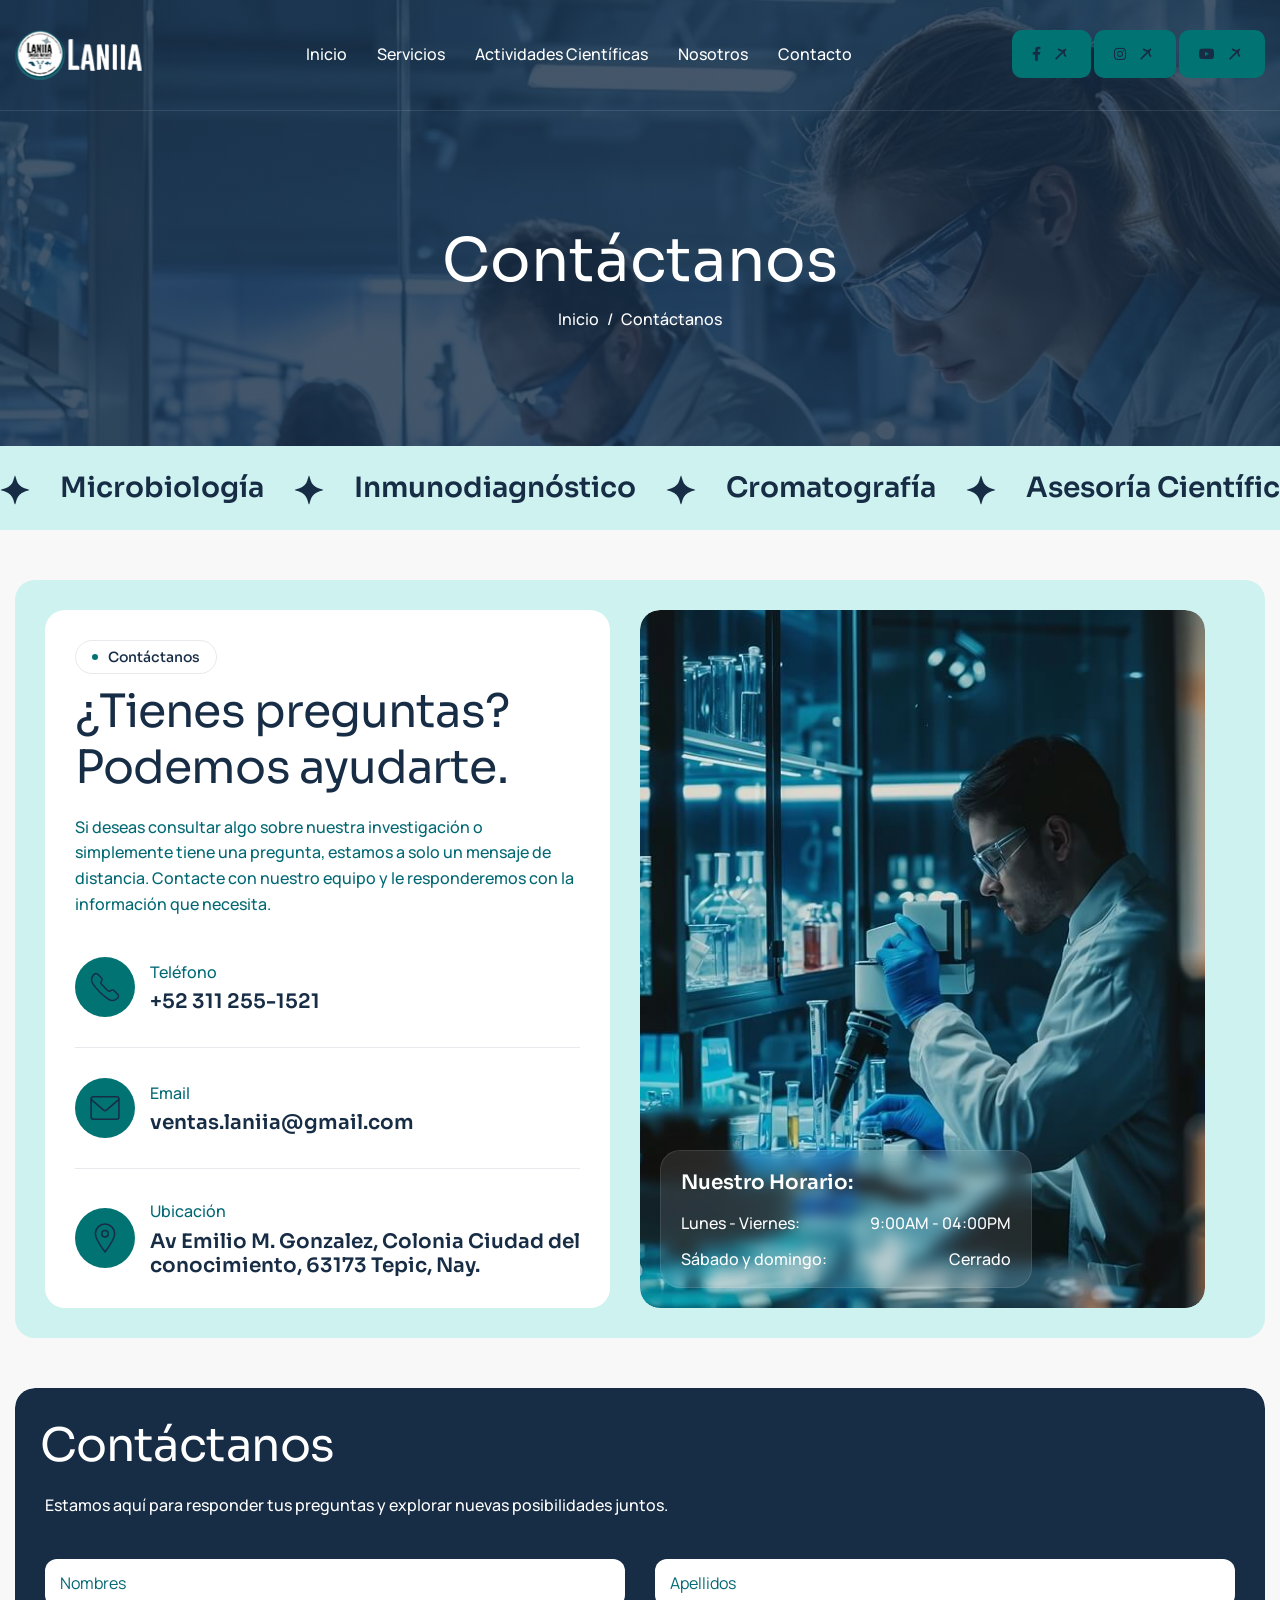
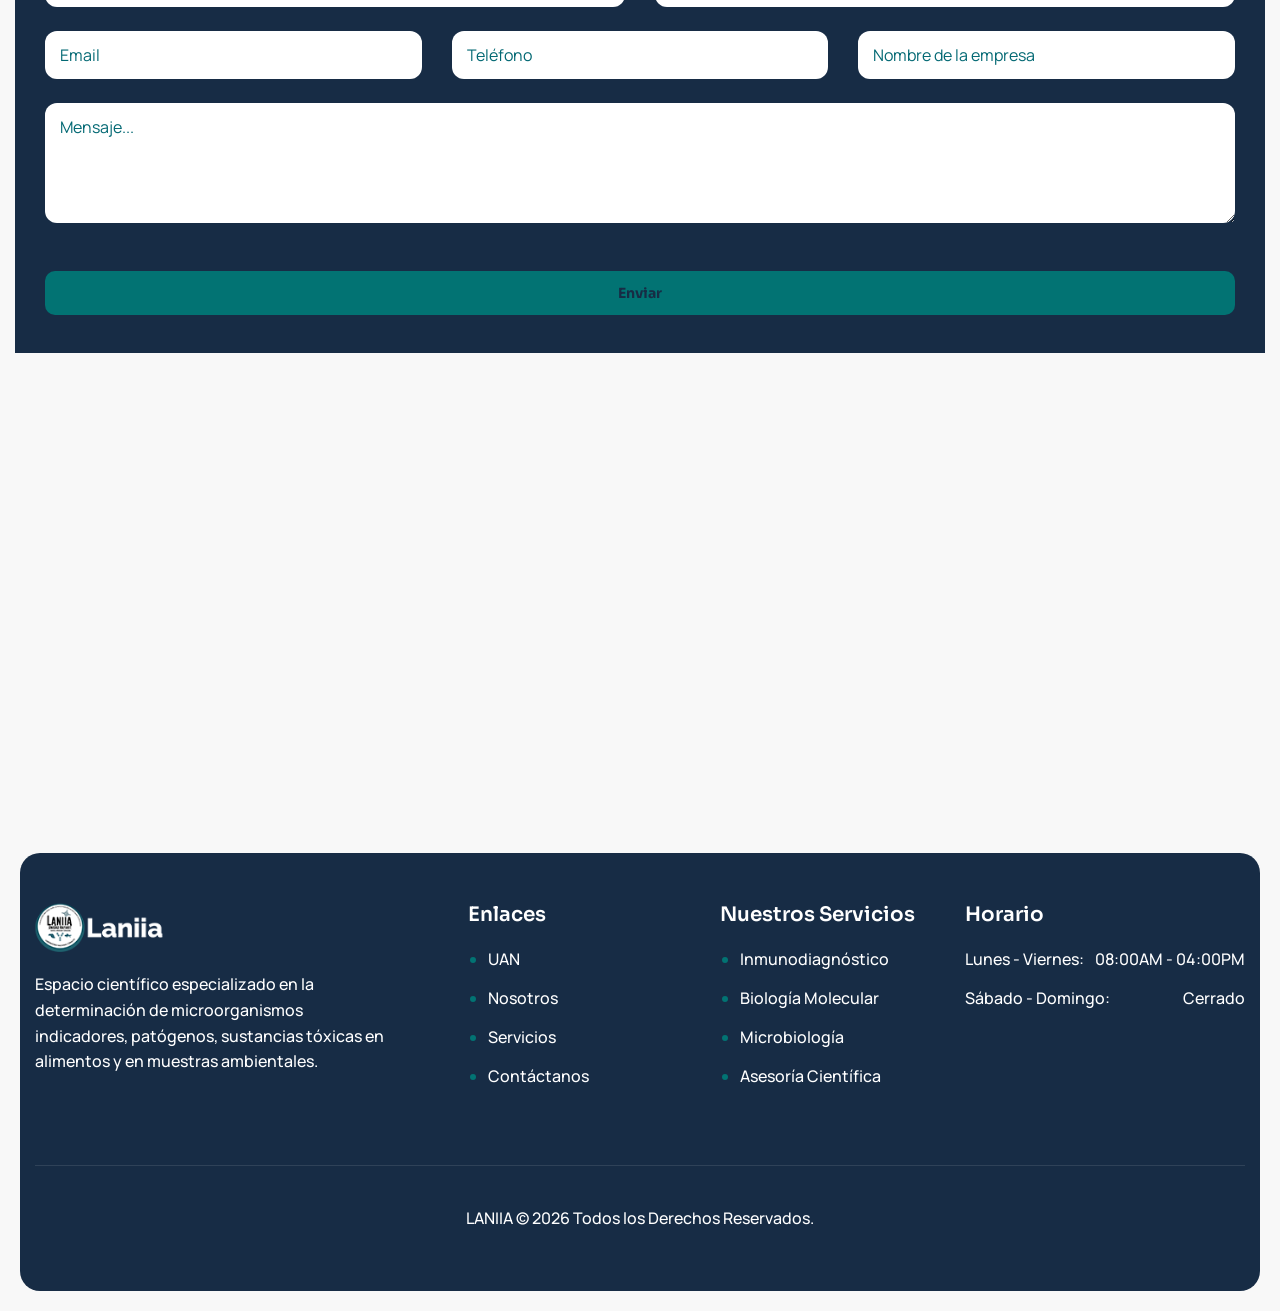
<file: pg/contactanos.html>
<!DOCTYPE html>
<html lang="es">
<head>
	<!-- Meta -->
	<meta charset="utf-8">
	<meta http-equiv="X-UA-Compatible" content="IE=edge">
	<meta name="viewport" content="width=device-width, initial-scale=1.0">
	<meta name="description" content="">
	<meta name="keywords" content="">
	<meta name="author" content="Luis Medrano">
	<!-- título -->
    <title>LANIIA - Contáctanos</title>
	<!-- Favicon Icon -->
	<link rel="shortcut icon" type="image/x-icon" href="../images/favicon.png">
	<!-- Google Fonts Css-->
	<link rel="preconnect" href="https://fonts.googleapis.com">
    <link rel="preconnect" href="https://fonts.gstatic.com" crossorigin>
    <link href="https://fonts.googleapis.com/css2?family=Manrope:wght@200..800&family=Sora:wght@100..800&display=swap" rel="stylesheet">
	<!-- Bootstrap Css -->
	<link href="../css/bootstrap.min.css" rel="stylesheet" media="screen">
	<!-- SlickNav Css -->
	<link href="../css/slicknav.min.css" rel="stylesheet">
	<!-- Swiper Css -->
	<link rel="stylesheet" href="../css/swiper-bundle.min.css">
	<!-- Font Awesome Iconos Css-->
	<link href="../css/all.min.css" rel="stylesheet" media="screen">
	<!-- Animaciones Css -->
	<link href="../css/animate.css" rel="stylesheet">
    <!-- Popups Core Css -->
	<link rel="stylesheet" href="../css/magnific-popup.css">
	<!-- Mouse Cursor Css  -->
	<link rel="stylesheet" href="../css/mousecursor.css">
	<!--  Css principal-->
	<link href="../css/custom.css" rel="stylesheet" media="screen">
</head>
<body>

    <!-- Preloader Inicia -->
	<div class="preloader">
		<div class="loading-container">
			<div class="loading"></div>
			<div id="loading-icon"><img src="../images/loader.svg" alt=""></div>
		</div>
	</div>
	<!-- Preloader termina -->

    <!-- Header inicia -->
	<header class="main-header">
		<div class="header-sticky">
			<nav class="navbar navbar-expand-lg">
				<div class="container">
					<!-- Logo inicia -->
					<a class="navbar-brand" href="../index.html">
						<img src="../images/logo.svg" alt="Logo">
					</a>
					<!-- Logo termina -->

					<!-- Menu principal inicia -->
					<div class="collapse navbar-collapse main-menu">
                        <div class="nav-menu-wrapper">
                            <ul class="navbar-nav mr-auto" id="menu">
                                <li class="nav-item "><a class="nav-link" href="../index.html">Inicio</a>
                                </li>
                                <li class="nav-item"><a class="nav-link" href="servicios.html">Servicios</a></li>
                                <li class="nav-item"><a class="nav-link" href="actividadesCientificas.html">Actividades científicas</a></li>
                                <li class="nav-item"><a class="nav-link" href="equipo.html">Nosotros</a>
                                </li>
                                <li class="nav-item"><a class="nav-link" href="../pg/contactanos.html">Contacto</a></li>
                            </ul>
                        </div>
                        
                        <!-- Botón Header  inicia -->
                        <div class="header-btn">
                            <a href="https://www.facebook.com/LANIIANAY" target="_blank" rel="noopener" class="btn-default btn-highlighted" title="Facebook LANIIA"><i class="fa-brands fa-facebook-f"></i></a>
                            <a href="https://www.instagram.com/laniia.uan/" target="_blank" rel="noopener" class="btn-default btn-highlighted" title="Instagram LANIIA"><i class="fa-brands fa-instagram"></i></a>
                            <a href="https://www.youtube.com/@laniia-nayarit/videos" target="_blank" rel="noopener" class="btn-default btn-highlighted" title="YouTube LANIIA"><i class="fa-brands fa-youtube"></i></a>
                        </div>
                        <!-- Botón Header  termina -->
					</div>
					<!-- menu principal termina -->
					<div class="navbar-toggle"></div>
				</div>
			</nav>
			<div class="responsive-menu"></div>
		</div>
	</header>
	<!-- Header termina -->

    <!-- Page Header Inicia -->
    <div class="page-header parallaxie">
        <div class="container">
            <div class="row">
                <div class="col-lg-12">
                    <!-- Page Header Box Inicia -->
                    <div class="page-header-box">
                        <h1 class="text-anime-style-3" data-cursor="-opaque">Contáctanos</h1>                        
                        <nav class="wow fadeInUp">
                            <ol class="breadcrumb">
                                <li class="breadcrumb-item"><a href="../index.html">Inicio</a></li>
                                <li class="breadcrumb-item active" aria-current="page">Contáctanos</li>
                            </ol>
                        </nav>
                    </div>
                    <!-- Page Header Box termina -->
                </div>
            </div>
        </div>
    </div>
    <!-- Page Header termina -->

    <!-- Scrolling Ticker Sección inicia -->
    <div class="our-scrolling-ticker">
        <!-- Scrolling Ticker inicia -->
        <div class="scrolling-ticker-box">
            <div class="scrolling-content">
                <span><img src="../images/icon-sparkle.svg" alt="">Microbiología</span>
                <span><img src="../images/icon-sparkle.svg" alt="">Inmunodiagnóstico</span>
                <span><img src="../images/icon-sparkle.svg" alt="">Cromatografía</span>
                <span><img src="../images/icon-sparkle.svg" alt="">Asesoría Científica</span>
                <span><img src="../images/icon-sparkle.svg" alt="">Biología molecular</span>
                <span><img src="../images/icon-sparkle.svg" alt="">Citometría de Flujo</span>
                <span><img src="../images/icon-sparkle.svg" alt="">Monitoreo Ambiental</span>
                <span><img src="../images/icon-sparkle.svg" alt="">Líneas de Investigación</span>
                <span><img src="../images/icon-sparkle.svg" alt="">Divulgación</span>
            </div>

            <div class="scrolling-content">
                <span><img src="../images/icon-sparkle.svg" alt="">Microbiología</span>
                <span><img src="../images/icon-sparkle.svg" alt="">Inmunodiagnóstico</span>
                <span><img src="../images/icon-sparkle.svg" alt="">Cromatografía</span>
                <span><img src="../images/icon-sparkle.svg" alt="">Asesoría Científica</span>
                <span><img src="../images/icon-sparkle.svg" alt="">Biología molecular</span>
                <span><img src="../images/icon-sparkle.svg" alt="">Citometría de Flujo</span>
                <span><img src="../images/icon-sparkle.svg" alt="">Monitoreo Ambiental</span>
                <span><img src="../images/icon-sparkle.svg" alt="">Líneas de Investigación</span>
                <span><img src="../images/icon-sparkle.svg" alt="">Divulgación</span>
            </div>
        </div>
        <!-- Scrolling Ticker termina -->
    </div>
    <!-- Scrolling Ticker sección termina -->

    <!-- Page Contact Us Inicia -->
    <div class="page-contact-us">
        <div class="container">
            <div class="row">
                <div class="col-lg-12">
                    <!-- Contact Us Box Inicia -->
                    <div class="contact-us-box">
                        <div class="row w-100 gx-4">
                            <!-- Contact Us Content Inicia -->
                            <div class="col-lg-6 col-md-12 order-lg-1">
                                <div class="contact-us-content">
                                    <!-- Section Title Inicia -->
                                    <div class="section-title">
                                        <h3 class="wow fadeInUp">Contáctanos</h3>
                                        <h2 class="text-anime-style-3" data-cursor="-opaque">¿Tienes preguntas? Podemos ayudarte.</h2>
                                        <p class="wow fadeInUp" data-wow-delay="0.2s">Si deseas consultar algo sobre nuestra investigación o simplemente tiene una pregunta, estamos a solo un mensaje de distancia. Contacte con nuestro equipo y le responderemos con la información que necesita.</p>
                                    </div>
                                    <!-- Section Title termina -->

                                    <!-- Contact Info List Inicia -->
                                    <div class="contact-info-list">
                                        <!-- Contact Info Item Inicia -->
                                        <div class="contact-info-item wow fadeInUp" data-wow-delay="0.4s">
                                            <div class="icon-box">
                                                <img src="../images/icon-phone.svg" alt="">
                                            </div>
                                            <div class="contact-item-content">
                                                <p>Teléfono</p>
                                                <h3><a href="tel:311 255-1521">+52 311 255-1521</a></h3>
                                            </div>
                                        </div>
                                        <!-- Contact Info Item termina -->

                                        <!-- Contact Info Item Inicia -->
                                        <div class="contact-info-item wow fadeInUp" data-wow-delay="0.6s">
                                            <div class="icon-box">
                                                <img src="../images/icon-mail.svg" alt="">
                                            </div>
                                            <div class="contact-item-content">
                                                <p>Email</p>
                                                <h3><a href="mailto:ventas.laniia@gmail.com">ventas.laniia@gmail.com</a></h3>
                                            </div>
                                        </div>
                                        <!-- Contact Info Item termina -->

                                        <!-- Contact Info Item Inicia -->
                                        <div class="contact-info-item wow fadeInUp" data-wow-delay="0.8s">
                                            <div class="icon-box">
                                                <img src="../images/icon-location.svg" alt="">
                                            </div>
                                            <div class="contact-item-content">
                                                <p>Ubicación</p>
                                                <h3>Av Emilio M. Gonzalez, Colonia Ciudad del conocimiento, 63173 Tepic, Nay.</h3>
                                            </div>
                                        </div>
                                        <!-- Contact Info Item termina -->
                                    </div>
                                    <!-- Contact Info List termina -->
                                </div>
                            </div>
                            <!-- Contact Us Content termina -->

                            <!-- Contact Us Image Inicia -->
                            <div class="col-lg-6 col-md-12 order-lg-2">
                                <div class="contact-us-image">
                                    <div class="contact-us-img">
                                        <figure class="image-anime">
                                            <img src="../images/contact-us-image.jpg" alt="">
                                        </figure>
                                    </div>
                                    <!-- Working Hours Box Inicia -->
                                    <div class="working-hours-box">
                                <!-- Working Hours Header Inicia -->
                                <div class="working-hours-header">
                                    <h3>Nuestro Horario:</h3>
                                </div>
                                <!-- Working Hours Header termina -->

                                <!-- Working Hours Body Inicia -->
                                <div class="working-hours-body">
                                    <ul>
                                        <li>Lunes - Viernes: <span>9:00AM - 04:00PM</span></li>
                                        <li>Sábado y domingo: <span>Cerrado</span></li>                                        
                                    </ul>
                                </div>
                                <!-- Working Hours Body termina -->
                            </div>
                            <!-- Working Hours Box termina -->
                                    </div>
                                    <!-- Contact Us Image termina -->
                                </div>
                            </div>
                            <!-- Row termina -->
                        </div>
                        <!-- Contact Us Box termina -->
                </div>
            </div>
        </div>
    </div>
    <!-- Page Contact Us termina -->

    <!-- Contact Form Map Section Inicia -->
    <div class="contact-form-map">
        <div class="container">
            <div class="row">
                <div class="col-lg-12">
                    <!-- Contact Form Box Inicia -->
                    <div class="contact-form-box">
                        <div class="row g-0">
                            <!-- Contact Form Inicia -->
                            <div class="col-lg-6 col-md-12">
                                <div class="contact-us-form">
                            <!-- Section Title Inicia -->
                            <div class="section-title">
                                <h2 class="text-anime-style-3" data-cursor="-opaque">Contáctanos</h2>
                                <p class="wow fadeInUp" data-wow-delay="0.2s">Estamos aquí para responder tus preguntas y explorar nuevas posibilidades juntos.</p>
                            </div>
                            <!-- Section Title termina -->

                            <!-- Formulario de contacto Inicia -->
                            <div class="contact-form wow fadeInUp" data-wow-delay="0.4s">
                                <form id="whatsappForm">
                                    <div class="row">                                
                                        <div class="form-group col-md-6 mb-4">
                                            <input type="text" name="fname" class="form-control" id="fname" placeholder="Nombres" required>
                                            <div class="help-block with-errors"></div>
                                        </div>
                                        
                                        <div class="form-group col-md-6 mb-4">
                                            <input type="text" name="lname" class="form-control" id="lname" placeholder="Apellidos" required>
                                            <div class="help-block with-errors"></div>
                                        </div>
                                        
                                        <div class="form-group col-md-4 mb-4">
                                            <input type="email" name="email" class="form-control" id="email" placeholder="Email" required>
                                            <div class="help-block with-errors"></div>
                                        </div>
                                        
                                        <div class="form-group col-md-4 mb-4">
                                            <input type="text" name="phone" class="form-control" id="phone" placeholder="Teléfono" required>
                                            <div class="help-block with-errors"></div>
                                        </div>

                                        <div class="form-group col-md-4 mb-4">
                                            <input type="text" name="empresa" class="form-control" id="empresa" placeholder="Nombre de la empresa">
                                            <div class="help-block with-errors"></div>
                                        </div>
                                        
                                        <div class="form-group col-md-12 mb-5">
                                            <textarea name="message" class="form-control" id="message" rows="4" placeholder="Mensaje..."></textarea>
                                            <div class="help-block with-errors"></div>
                                        </div>

                                        <div class="col-md-12">
                                            <button type="submit" class="btn-default btn-highlighted"><span>Enviar</span></button>
                                            <div id="msgSubmit" class="h3 hidden"></div>
                                        </div>
                                    </div>
                                </form>
                            </div>
                            <!-- form de Contactános termina -->
                                </div>
                            </div>
                            <!-- Contact Form termina -->

                            <!-- Google Map Inicia -->
                            <div class="col-lg-6 col-md-12">
                                <div class="google-map">
                            <iframe src="https://www.google.com/maps/embed?pb=!1m18!1m12!1m3!1d4403.936905102681!2d-104.85082052415!3d21.48227167204667!2m3!1f0!2f0!3f0!3m2!1i1024!2i768!4f13.1!3m3!1m2!1s0x84273740f428dcdf%3A0xa44152d592d1dfb8!2sLANIIA%20NAYARIT!5e1!3m2!1ses!2smx!4v1760401879764!5m2!1ses!2smx" allowfullscreen="" loading="lazy" referrerpolicy="no-referrer-when-downgrade"></iframe>                            
                        </div>
                        <!-- Google Map termina -->
                            </div>
                        </div>
                        <!-- Row termina -->
                    </div>
                </div>
            </div>
        </div>
    </div>
    <!-- Contact Form Map Section termina -->

    <!-- Footer inicia -->
    <footer class="main-footer bg-section dark-section">
        <div class="container">
            <div class="row">
                <div class="col-lg-4">
                    <!-- About Footer inicia -->
                    <div class="about-footer">
                        <!-- Footer Logo inicia -->
                        <div class="footer-logo">
                            <img src="../images/footer-logo.svg" alt="">
                        </div>
                        <!-- Footer Logo termina -->

                        <!-- About Footer Content inicia -->
                        <div class="about-footer-content">
                            <p>Espacio científico especializado en la determinación de microorganismos indicadores, patógenos, sustancias tóxicas en alimentos y en muestras ambientales.</p>
                        </div>           
                        <!-- About Footer Content termina -->

                        
                    </div>
                    <!-- About Footer termina -->
                </div>

                <div class="col-lg-5 col-md-7">
                    <!-- Footer Links Box inicia -->
                    <div class="footer-links-box">
                        <!-- Footer Links inicia -->
                        <div class="footer-links">
                            <h3>Enlaces</h3>
                            <ul>
                                <li><a href="https://www.uan.edu.mx/" target="_blank" rel="noopener" title="Universidad Autónoma de Nayarit">UAN</a></li>
                                <li><a href="equipo.html">Nosotros</a></li>
                                <li><a href="servicios.html">Servicios</a></li>
                                <li><a href="contactanos.html">Contáctanos</a></li>
                            </ul>
                        </div>
                        <!-- Footer Links termina -->
    
                        <!-- Footer Links inicia -->
                        <div class="footer-links">
                            <h3>Nuestros Servicios</h3>
                            <ul>
                                <li>Inmunodiagnóstico</li>
                                <li>Biología molecular</li>
                                <li>Microbiología</li>
                                <li>Asesoría Científica</li>
                            </ul>
                        </div>
                        <!-- Footer Links termina -->
                    </div>
                    <!-- Footer Links Box termina -->
                </div>

                <div class="col-lg-3 col-md-5">
                    <!-- Footer Working Hour Box inicia -->
                    <div class="footer-working-hour-box footer-links">
                        <h3>Horario</h3>
                        <ul>
                            <li>Lunes - Viernes:<span>08:00AM - 04:00PM</span></li>
                            <li>Sábado - Domingo:<span>Cerrado</span></li>
                        </ul>
                    </div>
                    <!-- Footer Working Hour Box termina -->
                </div>

                <div class="col-lg-12">
                    <!-- Footer Copyright inicia -->
                    <div class="footer-copyright-text">
                        <p>LANIIA © 2026 Todos los Derechos Reservados.</p>
                    </div>
                    <!-- Footer Copyright termina -->
                </div>
            </div>
        </div>
    </footer>
    <!-- Footer termina -->

    <!-- Jquery Library File -->
    <script src="../js/jquery-3.7.1.min.js"></script>
    <!-- Bootstrap js file -->
    <script src="../js/bootstrap.min.js"></script>
    <!-- Validator js file -->
    <script src="../js/validator.min.js"></script>
    <!-- SlickNav js file -->
    <script src="../js/jquery.slicknav.js"></script>
    <!-- Swiper js file -->
    <script src="../js/swiper-bundle.min.js"></script>
    <!-- Counter js file -->
    <script src="../js/jquery.waypoints.min.js"></script>
    <script src="../js/jquery.counterup.min.js"></script>
    <!-- Magnific js file -->
    <script src="../js/jquery.magnific-popup.min.js"></script>
    <!-- SmoothScroll -->
    <script src="../js/SmoothScroll.js"></script>
    <!-- Parallax js -->
    <script src="../js/parallaxie.js"></script>
    <!-- MagicCursor js file -->
    <script src="../js/gsap.min.js"></script>
    <script src="../js/magiccursor.js"></script>
    <!-- Text Effect js file -->
    <script src="../js/SplitText.js"></script>
    <script src="../js/ScrollTrigger.min.js"></script>
    <!-- YTPlayer js File -->
    <script src="../js/jquery.mb.YTPlayer.min.js"></script>
    <!-- Wow js file -->
    <script src="../js/wow.min.js"></script>
    <!-- Main Custom js file -->
    <script src="../js/function.js"></script>
    <script src="../js/formulario.js"></script>
	<script src="https://demo.awaikenthemes.com/assets/js/theme-panel.js"></script>
</body>
</html>
</file>
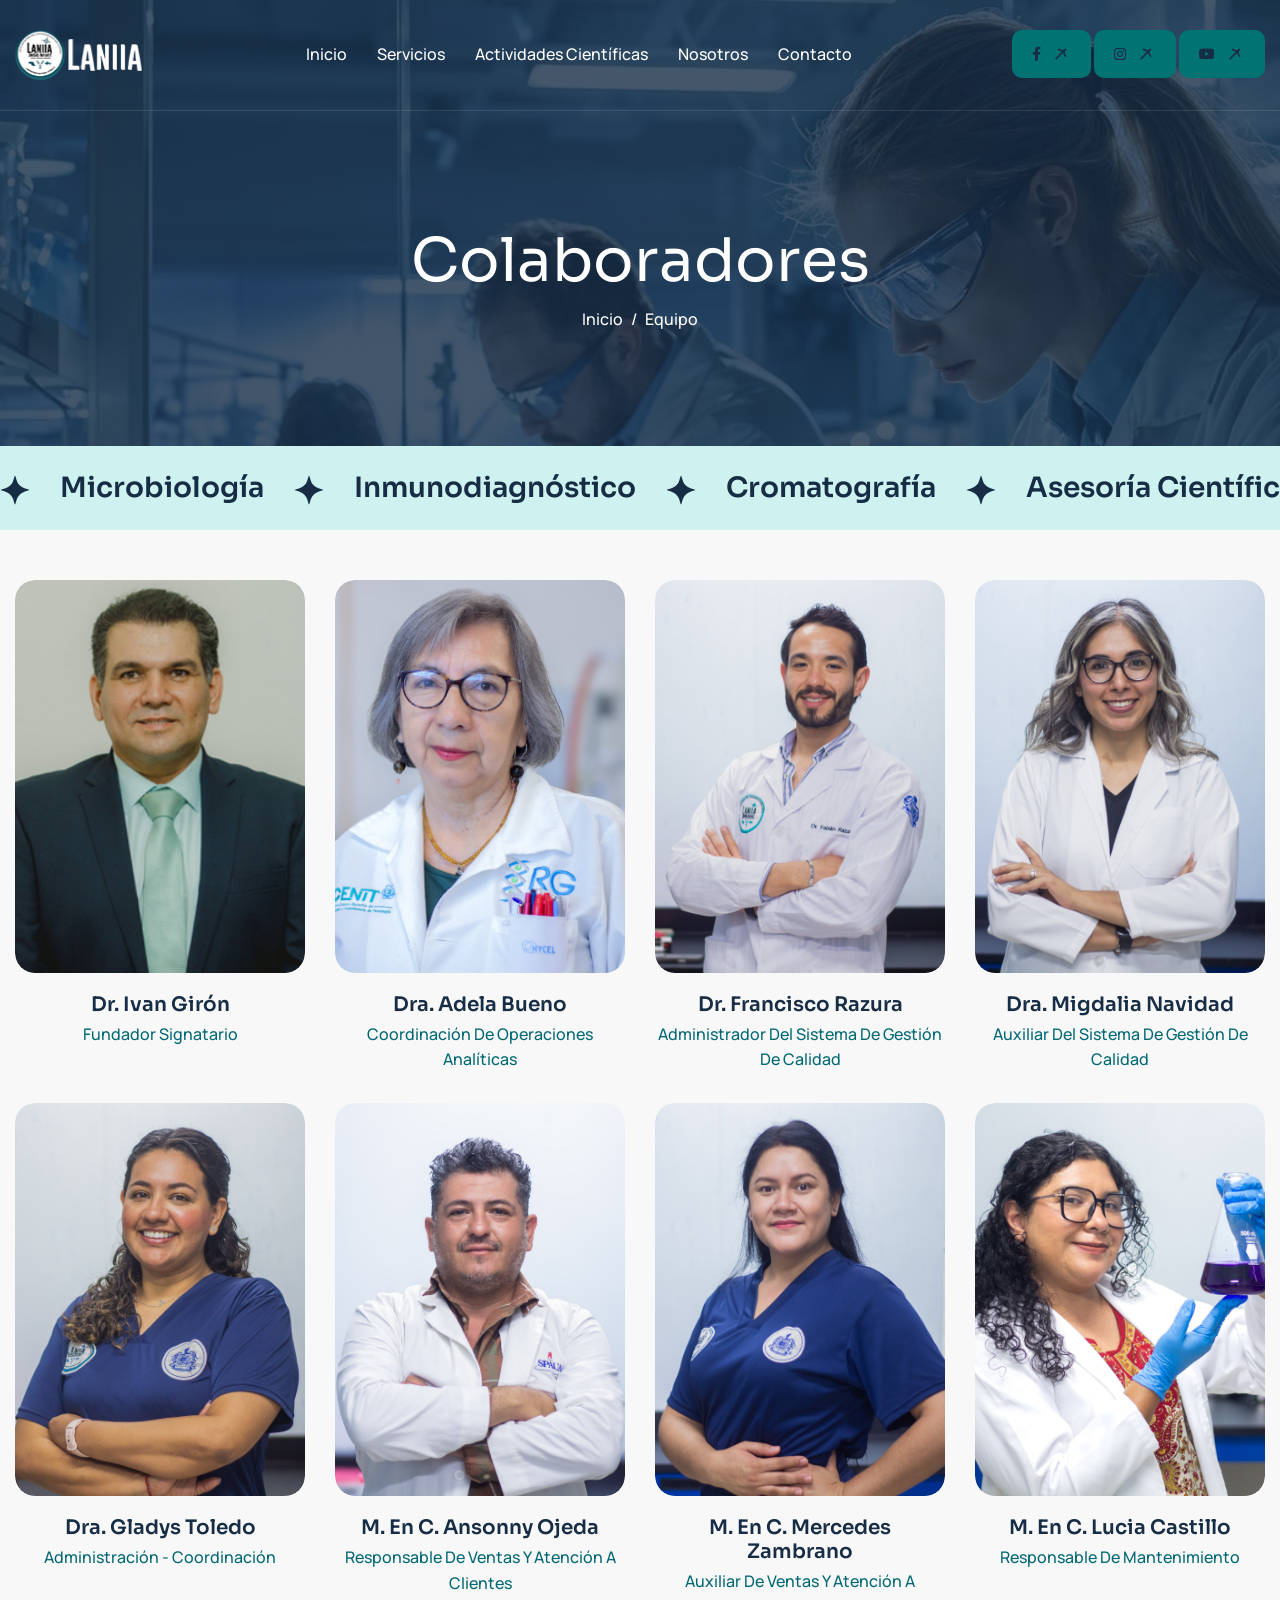
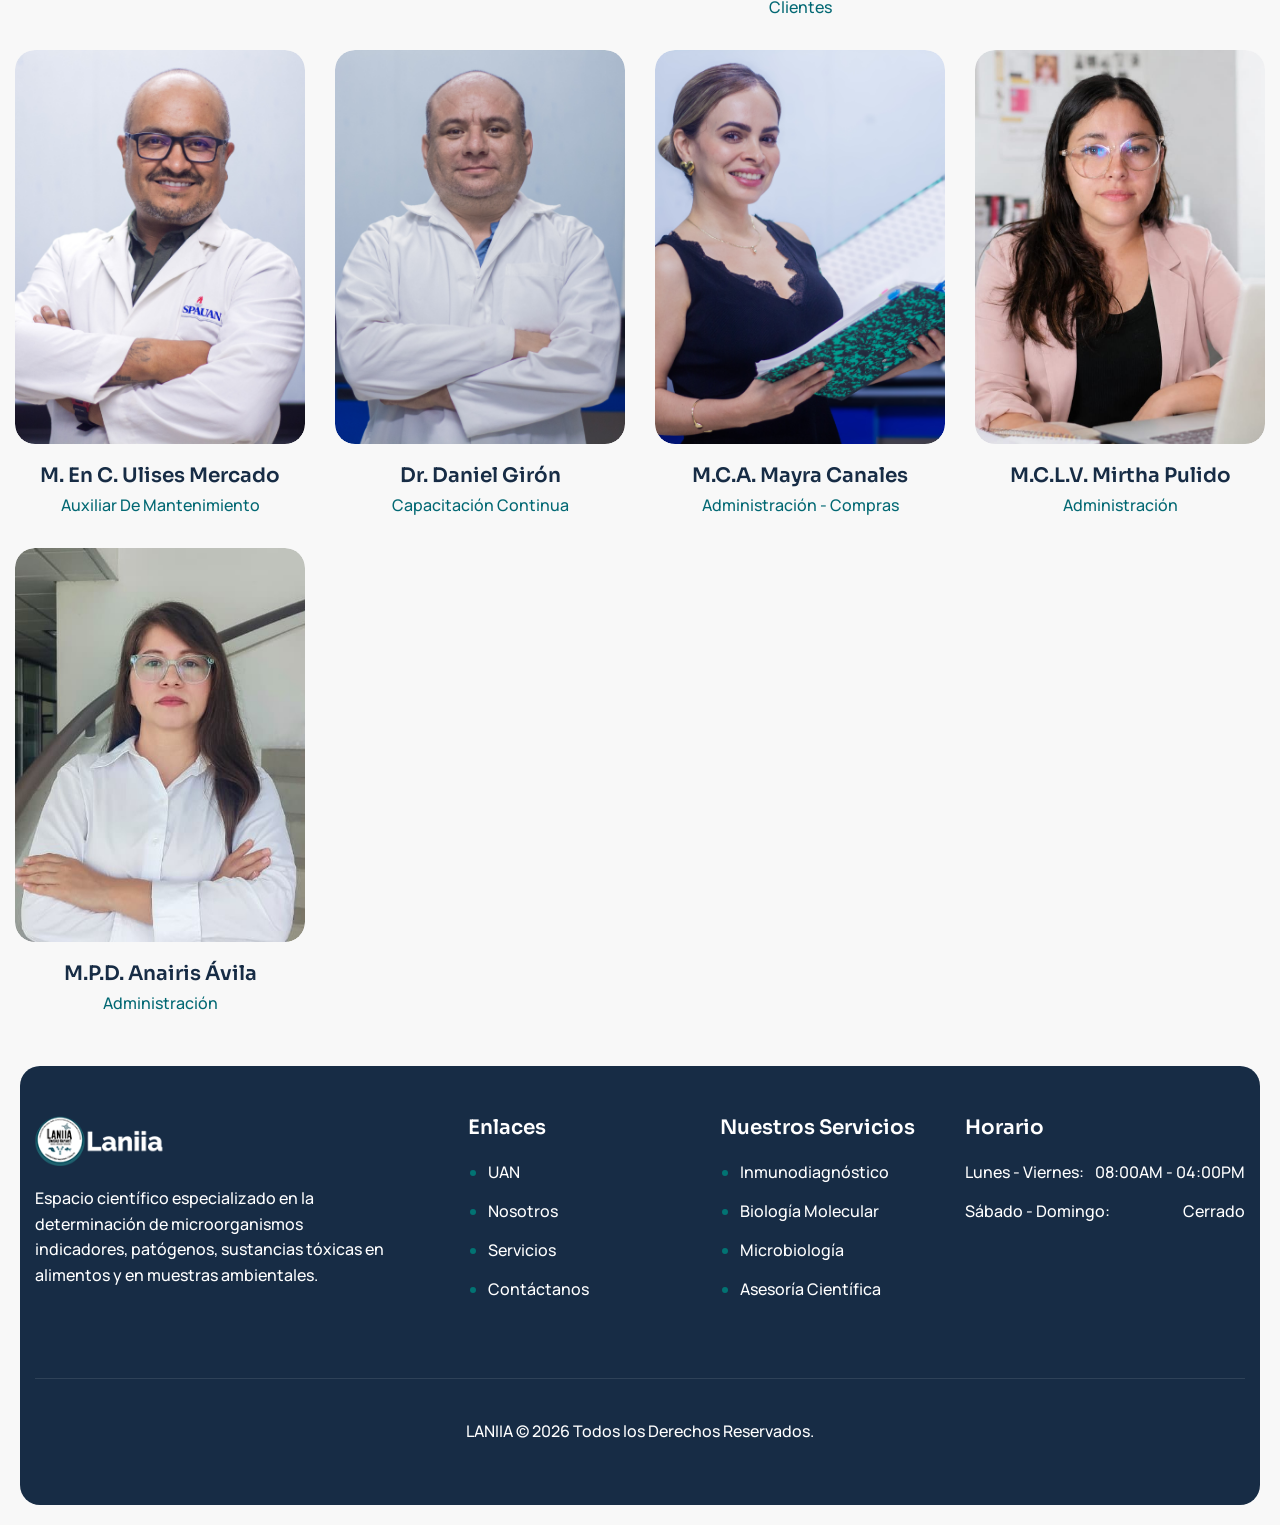
<file: pg/equipo.html>
<!DOCTYPE html>
<html lang="es">
<head>
	<!-- Meta -->
	<meta charset="utf-8">
	<meta http-equiv="X-UA-Compatible" content="IE=edge">
	<meta name="viewport" content="width=device-width, initial-scale=1.0">
	<meta name="description" content="">
	<meta name="keywords" content="">
	<meta name="author" content="Oscar Domínguez ">
	<!-- título -->
    <title>LANIIA - Equipo</title>
	<!-- Favicon Icon -->
	<link rel="shortcut icon" type="image/x-icon" href="../../images/favicon.png">
	<!-- Google Fonts Css-->
	<link rel="preconnect" href="https://fonts.googleapis.com">
    <link rel="preconnect" href="https://fonts.gstatic.com" crossorigin>
    <link href="https://fonts.googleapis.com/css2?family=Manrope:wght@200..800&family=Sora:wght@100..800&display=swap" rel="stylesheet">
	<!-- Bootstrap Css -->
	<link href="../css/bootstrap.min.css" rel="stylesheet" media="screen">
	<!-- SlickNav Css -->
	<link href="../css/slicknav.min.css" rel="stylesheet">
	<!-- Swiper Css -->
	<link rel="stylesheet" href="../css/swiper-bundle.min.css">
	<!-- Font Awesome Icon Css-->
	<link href="../css/all.min.css" rel="stylesheet" media="screen">
	<!-- Animated Css -->
	<link href="../css/animate.css" rel="stylesheet">
    <!-- Magnific Popup Core Css File -->
	<link rel="stylesheet" href="../css/magnific-popup.css">
	<!-- Mouse Cursor Css File -->
	<link rel="stylesheet" href="../css/mousecursor.css">
	<!-- Main Custom Css -->
	<link href="../css/custom.css" rel="stylesheet" media="screen">
</head>
<body>

    <!-- Preloader Start -->
	<div class="preloader">
		<div class="loading-container">
			<div class="loading"></div>
			<div id="loading-icon"><img src="../images/loader.svg" alt=""></div>
		</div>
	</div>
	<!-- Preloader End -->

   <!-- Header inicia -->
	<header class="main-header">
		<div class="header-sticky">
			<nav class="navbar navbar-expand-lg">
				<div class="container">
					<!-- Logo inicia -->
					<a class="navbar-brand" href="../index.html">
						<img src="../images/logo.svg" alt="Logo">
					</a>
					<!-- Logo termina -->

					<!-- Menu principal inicia -->
					<div class="collapse navbar-collapse main-menu">
                        <div class="nav-menu-wrapper">
                            <ul class="navbar-nav mr-auto" id="menu">
                                <li class="nav-item "><a class="nav-link" href="../index.html">Inicio</a></li>
                                <li class="nav-item"><a class="nav-link" href="servicios.html">Servicios</a></li>
                                <li class="nav-item"><a class="nav-link" href="actividadesCientificas.html">Actividades científicas</a></li>
                                <li class="nav-item"><a class="nav-link" href="equipo.html">Nosotros</a></li>
                                <li class="nav-item"><a class="nav-link" href="contactanos.html">Contacto</a></li>
                            </ul>
                        </div>
                        
                        <!-- Botón Header  inicia -->
                        <div class="header-btn">
                            <a href="https://www.facebook.com/LANIIANAY" target="_blank" rel="noopener" class="btn-default btn-highlighted" title="Facebook LANIIA"><i class="fa-brands fa-facebook-f"></i></a>
                            <a href="https://www.instagram.com/laniia.uan/" target="_blank" rel="noopener" class="btn-default btn-highlighted" title="Instagram LANIIA"><i class="fa-brands fa-instagram"></i></a>
                            <a href="https://www.youtube.com/@laniia-nayarit/videos" target="_blank" rel="noopener" class="btn-default btn-highlighted" title="YouTube LANIIA"><i class="fa-brands fa-youtube"></i></a>
                        </div>
                        <!-- Botón Header  termina -->
					</div>
					<!-- menu principal termina -->
					<div class="navbar-toggle"></div>
				</div>
			</nav>
			<div class="responsive-menu"></div>
		</div>
	</header>
	<!-- Header termina -->

    <!-- Page Header Start -->
    <div class="page-header parallaxie">
        <div class="container">
            <div class="row">
                <div class="col-lg-12">
                    <!-- Page Header Box Start -->
                    <div class="page-header-box">
                        <h1 class="text-anime-style-3" data-cursor="-opaque">Colaboradores</h1>                        
                        <nav class="wow fadeInUp">
                            <ol class="breadcrumb">
                                <li class="breadcrumb-item"><a href="https://soporte.cclt.edu.mx">Inicio</a></li>
                                <li class="breadcrumb-item active" aria-current="page">Equipo</li>
                            </ol>
                        </nav>
                    </div>
                    <!-- Page Header Box End -->
                </div>
            </div>
        </div>
    </div>
    <!-- Page Header End -->

    <!-- Scrolling Ticker Sección inicia -->
    <div class="our-scrolling-ticker">
        <!-- Scrolling Ticker inicia -->
        <div class="scrolling-ticker-box">
            <div class="scrolling-content">
                <span><img src="../images/icon-sparkle.svg" alt="">Microbiología</span>
                <span><img src="../images/icon-sparkle.svg" alt="">Inmunodiagnóstico</span>
                <span><img src="../images/icon-sparkle.svg" alt="">Cromatografía</span>
                <span><img src="../images/icon-sparkle.svg" alt="">Asesoría Científica</span>
                <span><img src="../images/icon-sparkle.svg" alt="">Biología molecular</span>
                <span><img src="../images/icon-sparkle.svg" alt="">Citometría de Flujo</span>
                <span><img src="../images/icon-sparkle.svg" alt="">Monitoreo Ambiental</span>
                <span><img src="../images/icon-sparkle.svg" alt="">Líneas de Investigación</span>
                <span><img src="../images/icon-sparkle.svg" alt="">Divulgación</span>
            </div>

            <div class="scrolling-content">
                <span><img src="../images/icon-sparkle.svg" alt="">Microbiología</span>
                <span><img src="../images/icon-sparkle.svg" alt="">Inmunodiagnóstico</span>
                <span><img src="../images/icon-sparkle.svg" alt="">Cromatografía</span>
                <span><img src="../images/icon-sparkle.svg" alt="">Asesoría Científica</span>
                <span><img src="../images/icon-sparkle.svg" alt="">Biología molecular</span>
                <span><img src="../images/icon-sparkle.svg" alt="">Citometría de Flujo</span>
                <span><img src="../images/icon-sparkle.svg" alt="">Monitoreo Ambiental</span>
                <span><img src="../images/icon-sparkle.svg" alt="">Líneas de Investigación</span>
                <span><img src="../images/icon-sparkle.svg" alt="">Divulgación</span>
            </div>
        </div>
        <!-- Scrolling Ticker termina -->
    </div>
    <!-- Scrolling Ticker sección termina -->

    <!-- Page Team Start -->
    <div class="page-team">
        <div class="container">
            <!-- Las tarjetas de los integrantes se generan dinámicamente
                 desde equipo.js (array teamMembers) al cargar la página -->
            <div class="row" id="teamMembersRow"></div>
        </div>
    </div>
    <!-- Page Team End -->

    <!-- Los modales "Perfil del Investigador" se generan dinámicamente
         desde equipo.js (array teamMembers) al cargar la página -->
    <div id="teamModalsContainer"></div>

    <!-- Footer inicia -->
    <footer class="main-footer bg-section dark-section">
        <div class="container">
            <div class="row">
                <div class="col-lg-4">
                    <!-- About Footer inicia -->
                    <div class="about-footer">
                        <!-- Footer Logo inicia -->
                        <div class="footer-logo">
                            <img src="../images/footer-logo.svg" alt="">
                        </div>
                        <!-- Footer Logo termina -->

                        <!-- About Footer Content inicia -->
                        <div class="about-footer-content">
                            <p>Espacio científico especializado en la determinación de microorganismos indicadores, patógenos, sustancias tóxicas en alimentos y en muestras ambientales.</p>
                        </div>           
                        <!-- About Footer Content termina -->

                        
                    </div>
                    <!-- About Footer termina -->
                </div>

                <div class="col-lg-5 col-md-7">
                    <!-- Footer Links Box inicia -->
                    <div class="footer-links-box">
                        <!-- Footer Links inicia -->
                        <div class="footer-links">
                            <h3>Enlaces</h3>
                            <ul>
                                <li><a href="https://www.uan.edu.mx/" target="_blank" rel="noopener" title="Universidad Autónoma de Nayarit">UAN</a></li>
                                <li><a href="equipo.html">Nosotros</a></li>
                                <li><a href="servicios.html">Servicios</a></li>
                                <li><a href="contactanos.html">Contáctanos</a></li>
                            </ul>
                        </div>
                        <!-- Footer Links termina -->
    
                        <!-- Footer Links inicia -->
                        <div class="footer-links">
                            <h3>Nuestros Servicios</h3>
                            <ul>
                                <li>Inmunodiagnóstico</li>
                                <li>Biología molecular</li>
                                <li>Microbiología</li>
                                <li>Asesoría Científica</li>
                            </ul>
                        </div>
                        <!-- Footer Links termina -->
                    </div>
                    <!-- Footer Links Box termina -->
                </div>

                <div class="col-lg-3 col-md-5">
                    <!-- Footer Working Hour Box inicia -->
                    <div class="footer-working-hour-box footer-links">
                        <h3>Horario</h3>
                        <ul>
                            <li>Lunes - Viernes:<span>08:00AM - 04:00PM</span></li>
                            <li>Sábado - Domingo:<span>Cerrado</span></li>
                        </ul>
                    </div>
                    <!-- Footer Working Hour Box termina -->
                </div>

                <div class="col-lg-12">
                    <!-- Footer Copyright inicia -->
                    <div class="footer-copyright-text">
                        <p>LANIIA © 2026 Todos los Derechos Reservados.</p>
                    </div>
                    <!-- Footer Copyright termina -->
                </div>
            </div>
        </div>
    </footer>
    <!-- Footer termina -->

    <!-- Jquery Library File -->
    <script src="../js/jquery-3.7.1.min.js"></script>
    <!-- Bootstrap js file -->
    <script src="../js/bootstrap.min.js"></script>
    <!-- Validator js file -->
    <script src="../js/validator.min.js"></script>
    <!-- SlickNav js file -->
    <script src="../js/jquery.slicknav.js"></script>
    <!-- Swiper js file -->
    <script src="../js/swiper-bundle.min.js"></script>
    <!-- Counter js file -->
    <script src="../js/jquery.waypoints.min.js"></script>
    <script src="../js/jquery.counterup.min.js"></script>
    <!-- Magnific js file -->
    <script src="../js/jquery.magnific-popup.min.js"></script>
    <!-- SmoothScroll -->
    <script src="../js/SmoothScroll.js"></script>
    <!-- Parallax js -->
    <script src="../js/parallaxie.js"></script>
    <!-- MagicCursor js file -->
    <script src="../js/gsap.min.js"></script>
    <script src="../js/magiccursor.js"></script>
    <!-- Text Effect js file -->
    <script src="../js/SplitText.js"></script>
    <script src="../js/ScrollTrigger.min.js"></script>
    <!-- YTPlayer js File -->
    <script src="../js/jquery.mb.YTPlayer.min.js"></script>
    <!-- Wow js file -->
    <script src="../js/wow.min.js"></script>
    <!-- Main Custom js file -->
    <script src="../js/function.js"></script>
    <!-- Datos y render dinámico del equipo (tarjetas + modales) -->
    <script src="../js/equipo.js"></script>
	<script src="https://demo.awaikenthemes.com/assets/../js/theme-panel.js"></script>
</body>
</html>
</file>
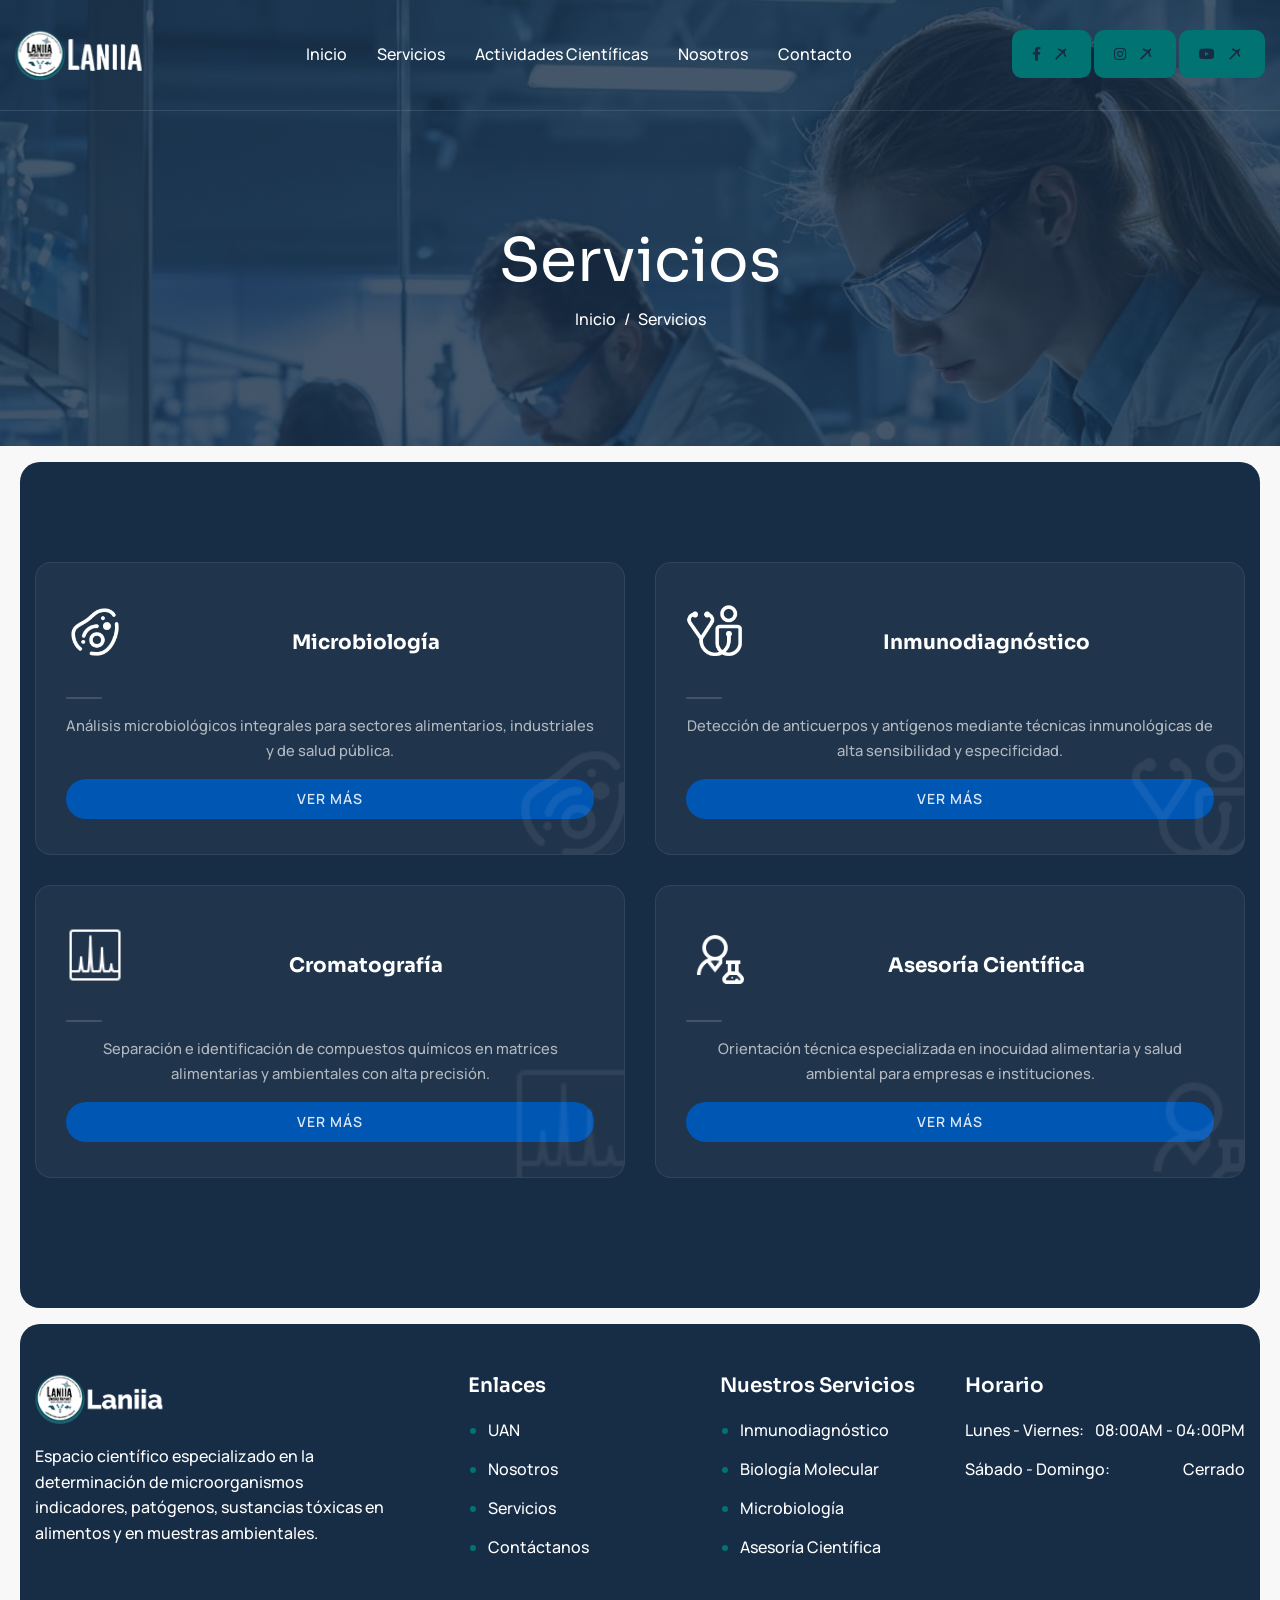
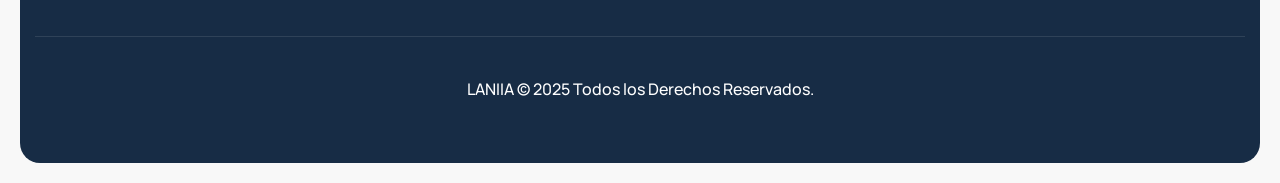
<file: pg/servicios.html>
<!DOCTYPE html>
<html lang="es">
<head>
	<!-- Meta -->
	<meta charset="utf-8">
	<meta http-equiv="X-UA-Compatible" content="IE=edge">
	<meta name="viewport" content="width=device-width, initial-scale=1.0">
	<meta name="description" content="">
	<meta name="keywords" content="">
	<meta name="author" content="Oscar Dominguez">
	<!-- título -->
    <title>LANIIA - Servicios</title>
	<!-- Favicon Icon -->
	<link rel="shortcut icon" type="image/x-icon" href="../images/favicon.png">
	<!-- Google Fonts Css-->
	<link rel="preconnect" href="https://fonts.googleapis.com">
    <link rel="preconnect" href="https://fonts.gstatic.com" crossorigin>
    <link href="https://fonts.googleapis.com/css2?family=Manrope:wght@200..800&family=Sora:wght@100..800&display=swap" rel="stylesheet">
	<!-- Bootstrap Css -->
	<link href="../css/bootstrap.min.css" rel="stylesheet" media="screen">
	<!-- SlickNav Css -->
	<link href="../css/slicknav.min.css" rel="stylesheet">
	<!-- Swiper Css -->
	<link rel="stylesheet" href="../css/swiper-bundle.min.css">
	<!-- Font Awesome Iconos Css-->
	<link href="../css/all.min.css" rel="stylesheet" media="screen">
	<!-- Animaciones Css -->
	<link href="../css/animate.css" rel="stylesheet">
    <!-- Popups Core Css -->
	<link rel="stylesheet" href="../css/magnific-popup.css">
	<!-- Mouse Cursor Css  -->
	<link rel="stylesheet" href="../css/mousecursor.css">
	<!--  Css principal-->
	<link href="../css/custom.css" rel="stylesheet" media="screen">
</head>
<body>
        <!-- Preloader Inicia -->
	<div class="preloader">
		<div class="loading-container">
			<div class="loading"></div>
			<div id="loading-icon"><img src="../images/loader.svg" alt=""></div>
		</div>
	</div>
	<!-- Preloader termina -->

    <!-- Header inicia -->
	<header class="main-header">
		<div class="header-sticky">
			<nav class="navbar navbar-expand-lg">
				<div class="container">
					<!-- Logo inicia -->
					<a class="navbar-brand" href="../index.html">
						<img src="../images/logo.svg" alt="Logo">
					</a>
					<!-- Logo termina -->

					<!-- Menu principal inicia -->
					<div class="collapse navbar-collapse main-menu">
                        <div class="nav-menu-wrapper">
                            <ul class="navbar-nav mr-auto" id="menu">
                                <li class="nav-item "><a class="nav-link" href="../index.html">Inicio</a>
                                    <!--<ul>
                                        <li class="nav-item"><a class="nav-link" href="index.html">Home - Main</a></li>
                                        <li class="nav-item"><a class="nav-link" href="index-video.html">Home - Video</a></li>
                                        <li class="nav-item"><a class="nav-link" href="index-slider.html">Home - Slider</a></li>
                                    </ul>-->
                                </li>
                                <li class="nav-item"><a class="nav-link" href="servicios.html">Servicios</a></li>
                                <li class="nav-item"><a class="nav-link" href="actividadesCientificas.html">Actividades científicas</a></li>
                                <li class="nav-item"><a class="nav-link" href="equipo.html">Nosotros</a>
                                </li>
                                <li class="nav-item"><a class="nav-link" href="../pg/contactanos.html">Contacto</a></li>
                            </ul>
                        </div>
                        
                        <!-- Botón Header  inicia -->
                        <div class="header-btn">
                            <a href="https://www.facebook.com/LANIIANAY" target="_blank" rel="noopener" class="btn-default btn-highlighted" title="Facebook LANIIA"><i class="fa-brands fa-facebook-f"></i></a>
                            <a href="https://www.instagram.com/laniia.uan/" target="_blank" rel="noopener" class="btn-default btn-highlighted" title="Instagram LANIIA"><i class="fa-brands fa-instagram"></i></a>
                            <a href="https://www.youtube.com/@laniia-nayarit/videos" target="_blank" rel="noopener" class="btn-default btn-highlighted" title="YouTube LANIIA"><i class="fa-brands fa-youtube"></i></a>
                        </div>
                        <!-- Botón Header  termina -->
					</div>
					<!-- menu principal termina -->
					<div class="navbar-toggle"></div>
				</div>
			</nav>
			<div class="responsive-menu"></div>
		</div>
	</header>
	<!-- Header termina -->
         <!-- Page Header Inicia -->
    <div class="page-header parallaxie">
        <div class="container">
            <div class="row">
                <div class="col-lg-12">
                    <!-- Page Header Box Inicia -->
                    <div class="page-header-box">
                        <h1 class="text-anime-style-3" data-cursor="-opaque">Servicios</h1>                        
                        <nav class="wow fadeInUp">
                            <ol class="breadcrumb">
                                <li class="breadcrumb-item"><a href="../index.html">Inicio</a></li>
                                <li class="breadcrumb-item active" aria-current="page">Servicios</li>
                            </ol>
                        </nav>
                    </div>
                    <!-- Page Header Box termina -->
                </div>
            </div>
        </div>
    </div>
    <!-- Page Header termina -->

<br>
<!-- Sección Servicios inicia -->
<section class="services-section section-padding bg-section dark-section">
    <div class="container">
        <div class="row">

            <!-- Tarjeta 1 -->
            <div class="col-lg-6 col-md-6 wow fadeInUp" data-wow-delay="0.1s">
                <div class="service-card" data-bs-toggle="modal" data-bs-target="#modalMicrobiologia" style="cursor: pointer;">
                    <img class="service-card-bg-icon" src="../images/Icono_Microbiologia.png" alt="">
                    <div class="service-card-header">
                        <img class="service-card-icon" src="../images/Icono_Microbiologia.png" alt="Microbiología">
                        <h3>Microbiología</h3>
                    </div>
                    <div class="service-card-body">
                        <div class="service-card-divider"></div>
                        <p>Análisis microbiológicos integrales para sectores alimentarios, industriales y de salud pública.</p>
                    </div>
                    <span class="btn-service mt-3 d-inline-block">Ver más</span>
                </div>
            </div>

            <!-- Tarjeta 2 -->
            <div class="col-lg-6 col-md-6 wow fadeInUp" data-wow-delay="0.2s">
                <div class="service-card" data-bs-toggle="modal" data-bs-target="#modalInmunodiagnostico" style="cursor: pointer;">
                    <img class="service-card-bg-icon" src="../images/Icono_Inmunodiagnostico.png" alt="">
                    <div class="service-card-header">
                        <img class="service-card-icon" src="../images/Icono_Inmunodiagnostico.png" alt="Inmunodiagnóstico">
                        <h3>Inmunodiagnóstico</h3>
                    </div>
                    <div class="service-card-body">
                        <div class="service-card-divider"></div>
                        <p>Detección de anticuerpos y antígenos mediante técnicas inmunológicas de alta sensibilidad y especificidad.</p>
                    </div>
                    <span class="btn-service mt-3 d-inline-block">Ver más</span>
                </div>
            </div>

            <!-- Tarjeta 3 -->
            <div class="col-lg-6 col-md-6 wow fadeInUp" data-wow-delay="0.3s">
                <div class="service-card" data-bs-toggle="modal" data-bs-target="#modalCromatografia" style="cursor: pointer;">
                    <img class="service-card-bg-icon" src="../images/Icono_Cromatografia.png" alt="">
                    <div class="service-card-header">
                        <img class="service-card-icon" src="../images/Icono_Cromatografia.png" alt="Cromatografía">
                        <h3>Cromatografía</h3>
                    </div>
                    <div class="service-card-body">
                        <div class="service-card-divider"></div>
                        <p>Separación e identificación de compuestos químicos en matrices alimentarias y ambientales con alta precisión.</p>
                    </div>
                    <span class="btn-service mt-3 d-inline-block">Ver más</span>
                </div>
            </div>

            <!-- Tarjeta 4 -->
            <div class="col-lg-6 col-md-6 wow fadeInUp" data-wow-delay="0.4s">
                <div class="service-card" data-bs-toggle="modal" data-bs-target="#modalAsesoria" style="cursor: pointer;">
                    <img class="service-card-bg-icon" src="../images/Icono_Asesoria.png" alt="">
                    <div class="service-card-header">
                        <img class="service-card-icon" src="../images/Icono_Asesoria.png" alt="Asesoría Científica">
                        <h3>Asesoría Científica</h3>
                    </div>
                    <div class="service-card-body">
                        <div class="service-card-divider"></div>
                        <p>Orientación técnica especializada en inocuidad alimentaria y salud ambiental para empresas e instituciones.</p>
                    </div>
                    <span class="btn-service mt-3 d-inline-block">Ver más</span>
                </div>
            </div>

        </div>
    </div>
</section>
<!-- Sección Servicios termina -->
<br>

<!-- ==================== MODALES ==================== -->

<div class="modal fade" id="modalMicrobiologia" tabindex="-1" aria-labelledby="modalMicrobiologiaLabel" aria-hidden="true">
    <div class="modal-dialog modal-dialog-centered modal-lg">
        <div class="modal-content modal-dark" style="background-color: #11141a; color: #ffffff; border: 1px solid rgba(255,255,255,0.1); border-radius: 16px;">
            <div class="modal-header" style="border-bottom: 1px solid rgba(255,255,255,0.1);">
                <div class="service-card-header mb-0">
                    <img class="service-card-icon" src="../images/Icono_Microbiologia.png" alt="Microbiología">
                    <h5 class="modal-title" id="modalMicrobiologiaLabel" style="color: #ffffff;">Microbiología</h5>
                </div>
                <button type="button" class="btn-close btn-close-white" data-bs-dismiss="modal" aria-label="Cerrar"></button>
            </div>
            <div class="modal-body" style="max-height: 65vh; overflow-y: auto;">
                <p class="mb-4 text-white-50">Nuestro servicio de microbiología ofrece análisis integrales bajo estrictos métodos de referencia oficiales (Normas Oficiales Mexicanas - NOM) y reconocimiento de validez legal sanitaria.</p>
                
                <div class="subservicio-item p-3 mb-3" style="background: rgba(255,255,255,0.05); border-radius: 8px; border-left: 4px solid #00ffff;">
                    <h6 style="color: #ffffff; font-size: 15px; margin-bottom: 5px;">Coliformes totales y fecales</h6>
                    <p class="small text-white-50 mb-1">Determinación e indicadores de condiciones higiénicas y contaminación sanitaria.</p>
                    <p class="small mb-1" style="color: #00ffff; font-weight: 500;"><i class="fa-solid fa-file-shield me-1"></i>Método de referencia: NOM-210-SSA1-2014, Apéndice H Normativo.</p>
                    <p class="small mb-3" style="color: #a8ffb2; font-weight: 400;"><i class="fa-solid fa-certificate me-1"></i>Acreditación ema A.C No. A-1501-135/22</p>
                    <a href="contactanos.html?servicio=micro-coliformes" class="btn btn-sm btn-info text-dark fw-bold py-1 px-3" style="font-size: 12px; border-radius: 4px;">Enviar mensaje</a>
                    <a href="https://wa.me/523112551521?"  target="_blank" class="btn btn-sm btn-success text-white fw-bold py-1 px-3" style="font-size: 11px; border-radius: 4px;">
                    <svg xmlns="http://www.w3.org/2000/svg" width="12" height="12" viewBox="0 0 24 24" fill="currentColor" style="vertical-align: -1px; margin-right: 4px;">
                        <path d="M17.472 14.382c-.297-.149-1.758-.867-2.03-.967-.273-.099-.471-.148-.67.15-.197.297-.767.966-.94 1.164-.173.199-.347.223-.644.075-.297-.15-1.255-.463-2.39-1.475-.883-.788-1.48-1.761-1.653-2.059-.173-.297-.018-.458.13-.606.134-.133.298-.347.446-.52.149-.174.198-.298.298-.497.099-.198.05-.371-.025-.52-.075-.149-.669-1.612-.916-2.207-.242-.579-.487-.5-.669-.51-.173-.008-.371-.01-.57-.01-.198 0-.52.074-.792.372-.272.297-1.04 1.016-1.04 2.479 0 1.462 1.065 2.875 1.213 3.074.149.198 2.096 3.2 5.077 4.487.709.306 1.262.489 1.694.625.712.227 1.36.195 1.871.118.571-.085 1.758-.719 2.006-1.413.248-.694.248-1.289.173-1.413-.074-.124-.272-.198-.57-.347m-5.421 7.403h-.004a9.87 9.87 0 01-5.031-1.378l-.361-.214-3.741.982.998-3.648-.235-.374a9.86 9.86 0 01-1.51-5.26c.001-5.45 4.436-9.884 9.888-9.884 2.64 0 5.122 1.03 6.988 2.898a9.825 9.825 0 012.893 6.994c-.003 5.45-4.437 9.884-9.885 9.884m8.413-18.297A11.815 11.815 0 0012.05 0C5.495 0 .16 5.335.157 11.892c0 2.096.547 4.142 1.588 5.945L.057 24l6.305-1.654a11.882 11.882 0 005.683 1.448h.005c6.554 0 11.89-5.335 11.893-11.893a11.821 11.821 0 00-3.48-8.413Z"/>
                    </svg>
                    Enviar mensaje por WhatsApp
                    </a>
                </div>

                <div class="subservicio-item p-3 mb-3" style="background: rgba(255,255,255,0.05); border-radius: 8px; border-left: 4px solid #00ffff;">
                    <h6 style="color: #ffffff; font-size: 15px; margin-bottom: 5px;">Escherichia coli</h6>
                    <p class="small text-white-50 mb-1">Identificación analítica específica de contaminación de origen fecal directo.</p>
                    <p class="small mb-1" style="color: #00ffff; font-weight: 500;"><i class="fa-solid fa-file-shield me-1"></i>Método de referencia: NOM-210-SSA1-2014, Apéndice H Normativo.</p>
                    <p class="small mb-3" style="color: #a8ffb2; font-weight: 400;"><i class="fa-solid fa-certificate me-1"></i>Acreditación ema A.C. No. A-1501-135/22</p>
                    <a href="contactanos.html?servicio=micro-ecoli" class="btn btn-sm btn-info text-dark fw-bold py-1 px-3" style="font-size: 12px; border-radius: 4px;">Enviar mensaje</a>
                    <a href="https://wa.me/523112551521?"  target="_blank" class="btn btn-sm btn-success text-white fw-bold py-1 px-3" style="font-size: 11px; border-radius: 4px;">
                    <svg xmlns="http://www.w3.org/2000/svg" width="12" height="12" viewBox="0 0 24 24" fill="currentColor" style="vertical-align: -1px; margin-right: 4px;">
                        <path d="M17.472 14.382c-.297-.149-1.758-.867-2.03-.967-.273-.099-.471-.148-.67.15-.197.297-.767.966-.94 1.164-.173.199-.347.223-.644.075-.297-.15-1.255-.463-2.39-1.475-.883-.788-1.48-1.761-1.653-2.059-.173-.297-.018-.458.13-.606.134-.133.298-.347.446-.52.149-.174.198-.298.298-.497.099-.198.05-.371-.025-.52-.075-.149-.669-1.612-.916-2.207-.242-.579-.487-.5-.669-.51-.173-.008-.371-.01-.57-.01-.198 0-.52.074-.792.372-.272.297-1.04 1.016-1.04 2.479 0 1.462 1.065 2.875 1.213 3.074.149.198 2.096 3.2 5.077 4.487.709.306 1.262.489 1.694.625.712.227 1.36.195 1.871.118.571-.085 1.758-.719 2.006-1.413.248-.694.248-1.289.173-1.413-.074-.124-.272-.198-.57-.347m-5.421 7.403h-.004a9.87 9.87 0 01-5.031-1.378l-.361-.214-3.741.982.998-3.648-.235-.374a9.86 9.86 0 01-1.51-5.26c.001-5.45 4.436-9.884 9.888-9.884 2.64 0 5.122 1.03 6.988 2.898a9.825 9.825 0 012.893 6.994c-.003 5.45-4.437 9.884-9.885 9.884m8.413-18.297A11.815 11.815 0 0012.05 0C5.495 0 .16 5.335.157 11.892c0 2.096.547 4.142 1.588 5.945L.057 24l6.305-1.654a11.882 11.882 0 005.683 1.448h.005c6.554 0 11.89-5.335 11.893-11.893a11.821 11.821 0 00-3.48-8.413Z"/>
                    </svg>
                    Enviar mensaje por WhatsApp
                    </a>
                </div>

                <div class="subservicio-item p-3 mb-3" style="background: rgba(255,255,255,0.05); border-radius: 8px; border-left: 4px solid #00ffff;">
                    <h6 style="color: #ffffff; font-size: 15px; margin-bottom: 5px;">Salmonella spp</h6>
                    <p class="small text-white-50 mb-1">Ensayos microbiológicos de seguridad obligatorios orientados a salvaguardar la inocuidad.</p>
                    <p class="small mb-3" style="color: #00ffff; font-weight: 500;"><i class="fa-solid fa-file-shield me-1"></i>Método de referencia: NOM-210-SSA1-2014, Apéndice B Normativo.</p>
                    <a href="contactanos.html?servicio=micro-salmonella" class="btn btn-sm btn-info text-dark fw-bold py-1 px-3" style="font-size: 12px; border-radius: 4px;">Enviar mensaje</a>
                    <a href="https://wa.me/523112551521?"  target="_blank" class="btn btn-sm btn-success text-white fw-bold py-1 px-3" style="font-size: 11px; border-radius: 4px;">
                    <svg xmlns="http://www.w3.org/2000/svg" width="12" height="12" viewBox="0 0 24 24" fill="currentColor" style="vertical-align: -1px; margin-right: 4px;">
                        <path d="M17.472 14.382c-.297-.149-1.758-.867-2.03-.967-.273-.099-.471-.148-.67.15-.197.297-.767.966-.94 1.164-.173.199-.347.223-.644.075-.297-.15-1.255-.463-2.39-1.475-.883-.788-1.48-1.761-1.653-2.059-.173-.297-.018-.458.13-.606.134-.133.298-.347.446-.52.149-.174.198-.298.298-.497.099-.198.05-.371-.025-.52-.075-.149-.669-1.612-.916-2.207-.242-.579-.487-.5-.669-.51-.173-.008-.371-.01-.57-.01-.198 0-.52.074-.792.372-.272.297-1.04 1.016-1.04 2.479 0 1.462 1.065 2.875 1.213 3.074.149.198 2.096 3.2 5.077 4.487.709.306 1.262.489 1.694.625.712.227 1.36.195 1.871.118.571-.085 1.758-.719 2.006-1.413.248-.694.248-1.289.173-1.413-.074-.124-.272-.198-.57-.347m-5.421 7.403h-.004a9.87 9.87 0 01-5.031-1.378l-.361-.214-3.741.982.998-3.648-.235-.374a9.86 9.86 0 01-1.51-5.26c.001-5.45 4.436-9.884 9.888-9.884 2.64 0 5.122 1.03 6.988 2.898a9.825 9.825 0 012.893 6.994c-.003 5.45-4.437 9.884-9.885 9.884m8.413-18.297A11.815 11.815 0 0012.05 0C5.495 0 .16 5.335.157 11.892c0 2.096.547 4.142 1.588 5.945L.057 24l6.305-1.654a11.882 11.882 0 005.683 1.448h.005c6.554 0 11.89-5.335 11.893-11.893a11.821 11.821 0 00-3.48-8.413Z"/>
                    </svg>
                    Enviar mensaje por WhatsApp
                    </a>
                </div>

                <div class="subservicio-item p-3 mb-3" style="background: rgba(255,255,255,0.05); border-radius: 8px; border-left: 4px solid #00ffff;">
                    <h6 style="color: #ffffff; font-size: 15px; margin-bottom: 5px;">Staphylococcus aureus</h6>
                    <p class="small text-white-50 mb-1">Detección y control de microorganismos indicadores de manipulación e higiene deficiente.</p>
                    <p class="small mb-3" style="color: #00ffff; font-weight: 500;"><i class="fa-solid fa-file-shield me-1"></i>Método de referencia: NOM-210-SSA1-2014.</p>
                    <a href="contactanos.html?servicio=micro-staphylococcus" class="btn btn-sm btn-info text-dark fw-bold py-1 px-3" style="font-size: 12px; border-radius: 4px;">Enviar mensaje</a>
                    <a href="https://wa.me/523112551521?"  target="_blank" class="btn btn-sm btn-success text-white fw-bold py-1 px-3" style="font-size: 11px; border-radius: 4px;">
                    <svg xmlns="http://www.w3.org/2000/svg" width="12" height="12" viewBox="0 0 24 24" fill="currentColor" style="vertical-align: -1px; margin-right: 4px;">
                        <path d="M17.472 14.382c-.297-.149-1.758-.867-2.03-.967-.273-.099-.471-.148-.67.15-.197.297-.767.966-.94 1.164-.173.199-.347.223-.644.075-.297-.15-1.255-.463-2.39-1.475-.883-.788-1.48-1.761-1.653-2.059-.173-.297-.018-.458.13-.606.134-.133.298-.347.446-.52.149-.174.198-.298.298-.497.099-.198.05-.371-.025-.52-.075-.149-.669-1.612-.916-2.207-.242-.579-.487-.5-.669-.51-.173-.008-.371-.01-.57-.01-.198 0-.52.074-.792.372-.272.297-1.04 1.016-1.04 2.479 0 1.462 1.065 2.875 1.213 3.074.149.198 2.096 3.2 5.077 4.487.709.306 1.262.489 1.694.625.712.227 1.36.195 1.871.118.571-.085 1.758-.719 2.006-1.413.248-.694.248-1.289.173-1.413-.074-.124-.272-.198-.57-.347m-5.421 7.403h-.004a9.87 9.87 0 01-5.031-1.378l-.361-.214-3.741.982.998-3.648-.235-.374a9.86 9.86 0 01-1.51-5.26c.001-5.45 4.436-9.884 9.888-9.884 2.64 0 5.122 1.03 6.988 2.898a9.825 9.825 0 012.893 6.994c-.003 5.45-4.437 9.884-9.885 9.884m8.413-18.297A11.815 11.815 0 0012.05 0C5.495 0 .16 5.335.157 11.892c0 2.096.547 4.142 1.588 5.945L.057 24l6.305-1.654a11.882 11.882 0 005.683 1.448h.005c6.554 0 11.89-5.335 11.893-11.893a11.821 11.821 0 00-3.48-8.413Z"/>
                    </svg>
                    Enviar mensaje por WhatsApp
                    </a>
                </div>

                <div class="subservicio-item p-3 mb-3" style="background: rgba(255,255,255,0.05); border-radius: 8px; border-left: 4px solid #00ffff;">
                    <h6 style="color: #ffffff; font-size: 15px; margin-bottom: 5px;">Cuenta mesofílica</h6>
                    <p class="small text-white-50 mb-1">Cuantificación general de poblaciones bacterianas mesófilas.</p>
                    <p class="small mb-3" style="color: #00ffff; font-weight: 500;"><i class="fa-solid fa-file-shield me-1"></i>Método de referencia: NOM-092-SSA1-1994.</p>
                    <a href="contactanos.html?servicio=micro-cuenta-mesofilica" class="btn btn-sm btn-info text-dark fw-bold py-1 px-3" style="font-size: 12px; border-radius: 4px;">Enviar mensaje</a>
                    <a href="https://wa.me/523112551521?"  target="_blank" class="btn btn-sm btn-success text-white fw-bold py-1 px-3" style="font-size: 11px; border-radius: 4px;">
                    <svg xmlns="http://www.w3.org/2000/svg" width="12" height="12" viewBox="0 0 24 24" fill="currentColor" style="vertical-align: -1px; margin-right: 4px;">
                        <path d="M17.472 14.382c-.297-.149-1.758-.867-2.03-.967-.273-.099-.471-.148-.67.15-.197.297-.767.966-.94 1.164-.173.199-.347.223-.644.075-.297-.15-1.255-.463-2.39-1.475-.883-.788-1.48-1.761-1.653-2.059-.173-.297-.018-.458.13-.606.134-.133.298-.347.446-.52.149-.174.198-.298.298-.497.099-.198.05-.371-.025-.52-.075-.149-.669-1.612-.916-2.207-.242-.579-.487-.5-.669-.51-.173-.008-.371-.01-.57-.01-.198 0-.52.074-.792.372-.272.297-1.04 1.016-1.04 2.479 0 1.462 1.065 2.875 1.213 3.074.149.198 2.096 3.2 5.077 4.487.709.306 1.262.489 1.694.625.712.227 1.36.195 1.871.118.571-.085 1.758-.719 2.006-1.413.248-.694.248-1.289.173-1.413-.074-.124-.272-.198-.57-.347m-5.421 7.403h-.004a9.87 9.87 0 01-5.031-1.378l-.361-.214-3.741.982.998-3.648-.235-.374a9.86 9.86 0 01-1.51-5.26c.001-5.45 4.436-9.884 9.888-9.884 2.64 0 5.122 1.03 6.988 2.898a9.825 9.825 0 012.893 6.994c-.003 5.45-4.437 9.884-9.885 9.884m8.413-18.297A11.815 11.815 0 0012.05 0C5.495 0 .16 5.335.157 11.892c0 2.096.547 4.142 1.588 5.945L.057 24l6.305-1.654a11.882 11.882 0 005.683 1.448h.005c6.554 0 11.89-5.335 11.893-11.893a11.821 11.821 0 00-3.48-8.413Z"/>
                    </svg>
                    Enviar mensaje por WhatsApp
                    </a>
                </div>

                <div class="subservicio-item p-3 mb-3" style="background: rgba(255,255,255,0.05); border-radius: 8px; border-left: 4px solid #00ffff;">
                    <h6 style="color: #ffffff; font-size: 15px; margin-bottom: 5px;">Hongos y levaduras</h6>
                    <p class="small text-white-50 mb-1">Evaluación de indicadores de deterioro para estimar el tiempo de anaquel comercial.</p>
                    <p class="small mb-3" style="color: #00ffff; font-weight: 500;"><i class="fa-solid fa-file-shield me-1"></i>Método de referencia: NOM-111-SSA1-1994.</p>
                    <a href="contactanos.html?servicio=micro-hongos" class="btn btn-sm btn-info text-dark fw-bold py-1 px-3" style="font-size: 12px; border-radius: 4px;">Enviar mensaje</a>
                    <a href="https://wa.me/523112551521?"  target="_blank" class="btn btn-sm btn-success text-white fw-bold py-1 px-3" style="font-size: 11px; border-radius: 4px;">
                    <svg xmlns="http://www.w3.org/2000/svg" width="12" height="12" viewBox="0 0 24 24" fill="currentColor" style="vertical-align: -1px; margin-right: 4px;">
                        <path d="M17.472 14.382c-.297-.149-1.758-.867-2.03-.967-.273-.099-.471-.148-.67.15-.197.297-.767.966-.94 1.164-.173.199-.347.223-.644.075-.297-.15-1.255-.463-2.39-1.475-.883-.788-1.48-1.761-1.653-2.059-.173-.297-.018-.458.13-.606.134-.133.298-.347.446-.52.149-.174.198-.298.298-.497.099-.198.05-.371-.025-.52-.075-.149-.669-1.612-.916-2.207-.242-.579-.487-.5-.669-.51-.173-.008-.371-.01-.57-.01-.198 0-.52.074-.792.372-.272.297-1.04 1.016-1.04 2.479 0 1.462 1.065 2.875 1.213 3.074.149.198 2.096 3.2 5.077 4.487.709.306 1.262.489 1.694.625.712.227 1.36.195 1.871.118.571-.085 1.758-.719 2.006-1.413.248-.694.248-1.289.173-1.413-.074-.124-.272-.198-.57-.347m-5.421 7.403h-.004a9.87 9.87 0 01-5.031-1.378l-.361-.214-3.741.982.998-3.648-.235-.374a9.86 9.86 0 01-1.51-5.26c.001-5.45 4.436-9.884 9.888-9.884 2.64 0 5.122 1.03 6.988 2.898a9.825 9.825 0 012.893 6.994c-.003 5.45-4.437 9.884-9.885 9.884m8.413-18.297A11.815 11.815 0 0012.05 0C5.495 0 .16 5.335.157 11.892c0 2.096.547 4.142 1.588 5.945L.057 24l6.305-1.654a11.882 11.882 0 005.683 1.448h.005c6.554 0 11.89-5.335 11.893-11.893a11.821 11.821 0 00-3.48-8.413Z"/>
                    </svg>
                    Enviar mensaje por WhatsApp
                    </a>
                </div>

                <div class="subservicio-item p-3 mb-3" style="background: rgba(255,255,255,0.05); border-radius: 8px; border-left: 4px solid #00ffff;">
                    <h6 style="color: #ffffff; font-size: 15px; margin-bottom: 5px;">Mesofílicos aerobios</h6>
                    <p class="small text-white-50 mb-1">Análisis global de microorganismos viables desarrollados en condiciones de aerobiosis.</p>
                    <p class="small mb-3" style="color: #00ffff; font-weight: 500;"><i class="fa-solid fa-file-shield me-1"></i>Método de referencia: NOM-092-SSA1-1994.</p>
                    <a href="contactanos.html?servicio=micro-mesofilicos-aerobios" class="btn btn-sm btn-info text-dark fw-bold py-1 px-3" style="font-size: 12px; border-radius: 4px;">Enviar mensaje</a>
                    <a href="https://wa.me/523112551521?"  target="_blank" class="btn btn-sm btn-success text-white fw-bold py-1 px-3" style="font-size: 11px; border-radius: 4px;">
                    <svg xmlns="http://www.w3.org/2000/svg" width="12" height="12" viewBox="0 0 24 24" fill="currentColor" style="vertical-align: -1px; margin-right: 4px;">
                        <path d="M17.472 14.382c-.297-.149-1.758-.867-2.03-.967-.273-.099-.471-.148-.67.15-.197.297-.767.966-.94 1.164-.173.199-.347.223-.644.075-.297-.15-1.255-.463-2.39-1.475-.883-.788-1.48-1.761-1.653-2.059-.173-.297-.018-.458.13-.606.134-.133.298-.347.446-.52.149-.174.198-.298.298-.497.099-.198.05-.371-.025-.52-.075-.149-.669-1.612-.916-2.207-.242-.579-.487-.5-.669-.51-.173-.008-.371-.01-.57-.01-.198 0-.52.074-.792.372-.272.297-1.04 1.016-1.04 2.479 0 1.462 1.065 2.875 1.213 3.074.149.198 2.096 3.2 5.077 4.487.709.306 1.262.489 1.694.625.712.227 1.36.195 1.871.118.571-.085 1.758-.719 2.006-1.413.248-.694.248-1.289.173-1.413-.074-.124-.272-.198-.57-.347m-5.421 7.403h-.004a9.87 9.87 0 01-5.031-1.378l-.361-.214-3.741.982.998-3.648-.235-.374a9.86 9.86 0 01-1.51-5.26c.001-5.45 4.436-9.884 9.888-9.884 2.64 0 5.122 1.03 6.988 2.898a9.825 9.825 0 012.893 6.994c-.003 5.45-4.437 9.884-9.885 9.884m8.413-18.297A11.815 11.815 0 0012.05 0C5.495 0 .16 5.335.157 11.892c0 2.096.547 4.142 1.588 5.945L.057 24l6.305-1.654a11.882 11.882 0 005.683 1.448h.005c6.554 0 11.89-5.335 11.893-11.893a11.821 11.821 0 00-3.48-8.413Z"/>
                    </svg>
                    Enviar mensaje por WhatsApp
                    </a>
                </div>

                <div class="subservicio-item p-3 mb-3" style="background: rgba(255,255,255,0.05); border-radius: 8px; border-left: 4px solid #00ffff;">
                    <h6 style="color: #ffffff; font-size: 15px; margin-bottom: 5px;">Microorganismos psicrófilos</h6>
                    <p class="small text-white-50 mb-1">Control analítico preventivo en productos sometidos a bajas temperaturas y refrigeración.</p>
                    <p class="small mb-3" style="color: #00ffff; font-weight: 500;"><i class="fa-solid fa-file-shield me-1"></i>Método de referencia: NOM-092-SSA1-1994.</p>
                    <a href="contactanos.html?servicio=micro-psicrofilos" class="btn btn-sm btn-info text-dark fw-bold py-1 px-3" style="font-size: 12px; border-radius: 4px;">Enviar mensaje</a>
                    <a href="https://wa.me/523112551521?"  target="_blank" class="btn btn-sm btn-success text-white fw-bold py-1 px-3" style="font-size: 11px; border-radius: 4px;">
                    <svg xmlns="http://www.w3.org/2000/svg" width="12" height="12" viewBox="0 0 24 24" fill="currentColor" style="vertical-align: -1px; margin-right: 4px;">
                        <path d="M17.472 14.382c-.297-.149-1.758-.867-2.03-.967-.273-.099-.471-.148-.67.15-.197.297-.767.966-.94 1.164-.173.199-.347.223-.644.075-.297-.15-1.255-.463-2.39-1.475-.883-.788-1.48-1.761-1.653-2.059-.173-.297-.018-.458.13-.606.134-.133.298-.347.446-.52.149-.174.198-.298.298-.497.099-.198.05-.371-.025-.52-.075-.149-.669-1.612-.916-2.207-.242-.579-.487-.5-.669-.51-.173-.008-.371-.01-.57-.01-.198 0-.52.074-.792.372-.272.297-1.04 1.016-1.04 2.479 0 1.462 1.065 2.875 1.213 3.074.149.198 2.096 3.2 5.077 4.487.709.306 1.262.489 1.694.625.712.227 1.36.195 1.871.118.571-.085 1.758-.719 2.006-1.413.248-.694.248-1.289.173-1.413-.074-.124-.272-.198-.57-.347m-5.421 7.403h-.004a9.87 9.87 0 01-5.031-1.378l-.361-.214-3.741.982.998-3.648-.235-.374a9.86 9.86 0 01-1.51-5.26c.001-5.45 4.436-9.884 9.888-9.884 2.64 0 5.122 1.03 6.988 2.898a9.825 9.825 0 012.893 6.994c-.003 5.45-4.437 9.884-9.885 9.884m8.413-18.297A11.815 11.815 0 0012.05 0C5.495 0 .16 5.335.157 11.892c0 2.096.547 4.142 1.588 5.945L.057 24l6.305-1.654a11.882 11.882 0 005.683 1.448h.005c6.554 0 11.89-5.335 11.893-11.893a11.821 11.821 0 00-3.48-8.413Z"/>
                    </svg>
                    Enviar mensaje por WhatsApp
                    </a>
                </div>

                <div class="subservicio-item p-3 mb-3" style="background: rgba(255,255,255,0.05); border-radius: 8px; border-left: 4px solid #00ffff;">
                    <h6 style="color: #ffffff; font-size: 15px; margin-bottom: 5px;">Monitoreo ambiental</h6>
                    <p class="small text-white-50 mb-2">Evaluación microbiológica de aire, superficies vivas e inertes para garantizar la higiene y mitigar riesgos de contaminación cruzada en áreas de proceso.</p>
                    <a href="contactanos.html?servicio=micro-monitoreo-ambiental" class="btn btn-sm btn-info text-dark fw-bold py-1 px-3" style="font-size: 12px; border-radius: 4px;">Enviar mensaje</a>
                    <a href="https://wa.me/523112551521?"  target="_blank" class="btn btn-sm btn-success text-white fw-bold py-1 px-3" style="font-size: 11px; border-radius: 4px;">
                    <svg xmlns="http://www.w3.org/2000/svg" width="12" height="12" viewBox="0 0 24 24" fill="currentColor" style="vertical-align: -1px; margin-right: 4px;">
                        <path d="M17.472 14.382c-.297-.149-1.758-.867-2.03-.967-.273-.099-.471-.148-.67.15-.197.297-.767.966-.94 1.164-.173.199-.347.223-.644.075-.297-.15-1.255-.463-2.39-1.475-.883-.788-1.48-1.761-1.653-2.059-.173-.297-.018-.458.13-.606.134-.133.298-.347.446-.52.149-.174.198-.298.298-.497.099-.198.05-.371-.025-.52-.075-.149-.669-1.612-.916-2.207-.242-.579-.487-.5-.669-.51-.173-.008-.371-.01-.57-.01-.198 0-.52.074-.792.372-.272.297-1.04 1.016-1.04 2.479 0 1.462 1.065 2.875 1.213 3.074.149.198 2.096 3.2 5.077 4.487.709.306 1.262.489 1.694.625.712.227 1.36.195 1.871.118.571-.085 1.758-.719 2.006-1.413.248-.694.248-1.289.173-1.413-.074-.124-.272-.198-.57-.347m-5.421 7.403h-.004a9.87 9.87 0 01-5.031-1.378l-.361-.214-3.741.982.998-3.648-.235-.374a9.86 9.86 0 01-1.51-5.26c.001-5.45 4.436-9.884 9.888-9.884 2.64 0 5.122 1.03 6.988 2.898a9.825 9.825 0 012.893 6.994c-.003 5.45-4.437 9.884-9.885 9.884m8.413-18.297A11.815 11.815 0 0012.05 0C5.495 0 .16 5.335.157 11.892c0 2.096.547 4.142 1.588 5.945L.057 24l6.305-1.654a11.882 11.882 0 005.683 1.448h.005c6.554 0 11.89-5.335 11.893-11.893a11.821 11.821 0 00-3.48-8.413Z"/>
                    </svg>
                    Enviar mensaje por WhatsApp
                    </a>
                </div>

            </div>
            <div class="modal-footer" style="border-top: 1px solid rgba(255,255,255,0.1);">
                <button type="button" class="btn btn-danger py-2 px-4 text-white font-weight-bold" data-bs-dismiss="modal" style="background-color: #dc3545; border: none; border-radius: 30px; font-size: 14px;">Cerrar</button>
            </div>
        </div>
    </div>
</div>

<div class="modal fade" id="modalInmunodiagnostico" tabindex="-1" aria-labelledby="modalInmunodiagnosticoLabel" aria-hidden="true">
    <div class="modal-dialog modal-dialog-centered modal-lg">
        <div class="modal-content modal-dark" style="background-color: #11141a; color: #ffffff; border: 1px solid rgba(255,255,255,0.1); border-radius: 16px;">
            <div class="modal-header" style="border-bottom: 1px solid rgba(255,255,255,0.1);">
                <div class="service-card-header mb-0">
                    <img class="service-card-icon" src="../images/Icono_Inmunodiagnostico.png" alt="Inmunodiagnóstico">
                    <h5 class="modal-title" id="modalInmunodiagnosticoLabel" style="color: #ffffff;">Inmunodiagnóstico</h5>
                </div>
                <button type="button" class="btn-close btn-close-white" data-bs-dismiss="modal" aria-label="Cerrar"></button>
            </div>
            <div class="modal-body" style="max-height: 65vh; overflow-y: auto;">
                <p class="mb-4 text-white-50">Aplicamos técnicas inmunológicas avanzadas para la detección específica de antígenos y anticuerpos en muestras biológicas, alimentarias y ambientales con alta especificidad.</p>
                
                <div class="subservicio-item p-3 mb-3" style="background: rgba(255,255,255,0.05); border-radius: 8px; border-left: 4px solid #00ffff;">
                    <h6 style="color: #ffffff; font-size: 15px; margin-bottom: 5px;">Detección molecular del virus SARS-CoV-2</h6>
                    <p class="small text-white-50 mb-1">Diagnóstico y confirmación con los más altos estándares regulatorios de salud.</p>
                    <p class="small mb-3" style="color: #a8ffb2; font-weight: 400;"><i class="fa-solid fa-certificate me-1"></i>Acreditación InDRE DGE-DDYR-DSAT-5140-2020</p>
                    <a href="contactanos.html?servicio=inmuno-sars-molecular" class="btn btn-sm btn-info text-dark fw-bold py-1 px-3" style="font-size: 12px; border-radius: 4px;">Enviar mensaje</a>
                    <a href="https://wa.me/523112551521?"  target="_blank" class="btn btn-sm btn-success text-white fw-bold py-1 px-3" style="font-size: 11px; border-radius: 4px;">
                    <svg xmlns="http://www.w3.org/2000/svg" width="12" height="12" viewBox="0 0 24 24" fill="currentColor" style="vertical-align: -1px; margin-right: 4px;">
                        <path d="M17.472 14.382c-.297-.149-1.758-.867-2.03-.967-.273-.099-.471-.148-.67.15-.197.297-.767.966-.94 1.164-.173.199-.347.223-.644.075-.297-.15-1.255-.463-2.39-1.475-.883-.788-1.48-1.761-1.653-2.059-.173-.297-.018-.458.13-.606.134-.133.298-.347.446-.52.149-.174.198-.298.298-.497.099-.198.05-.371-.025-.52-.075-.149-.669-1.612-.916-2.207-.242-.579-.487-.5-.669-.51-.173-.008-.371-.01-.57-.01-.198 0-.52.074-.792.372-.272.297-1.04 1.016-1.04 2.479 0 1.462 1.065 2.875 1.213 3.074.149.198 2.096 3.2 5.077 4.487.709.306 1.262.489 1.694.625.712.227 1.36.195 1.871.118.571-.085 1.758-.719 2.006-1.413.248-.694.248-1.289.173-1.413-.074-.124-.272-.198-.57-.347m-5.421 7.403h-.004a9.87 9.87 0 01-5.031-1.378l-.361-.214-3.741.982.998-3.648-.235-.374a9.86 9.86 0 01-1.51-5.26c.001-5.45 4.436-9.884 9.888-9.884 2.64 0 5.122 1.03 6.988 2.898a9.825 9.825 0 012.893 6.994c-.003 5.45-4.437 9.884-9.885 9.884m8.413-18.297A11.815 11.815 0 0012.05 0C5.495 0 .16 5.335.157 11.892c0 2.096.547 4.142 1.588 5.945L.057 24l6.305-1.654a11.882 11.882 0 005.683 1.448h.005c6.554 0 11.89-5.335 11.893-11.893a11.821 11.821 0 00-3.48-8.413Z"/>
                    </svg>
                    Enviar mensaje por WhatsApp
                    </a>
                </div>

                <div class="subservicio-item p-3 mb-3" style="background: rgba(255,255,255,0.05); border-radius: 8px; border-left: 4px solid #00ffff;">
                    <h6 style="color: #ffffff; font-size: 15px; margin-bottom: 5px;">Determinación de anticuerpos anti-SARS-CoV-2</h6>
                    <p class="small text-white-50 mb-2">Evaluación cualitativa y cuantitativa de la respuesta inmune frente al virus.</p>
                    <a href="contactanos.html?servicio=inmuno-sars-anticuerpos" class="btn btn-sm btn-info text-dark fw-bold py-1 px-3" style="font-size: 12px; border-radius: 4px;">Enviar mensaje</a>
                    <a href="https://wa.me/523112551521?"  target="_blank" class="btn btn-sm btn-success text-white fw-bold py-1 px-3" style="font-size: 11px; border-radius: 4px;">
                    <svg xmlns="http://www.w3.org/2000/svg" width="12" height="12" viewBox="0 0 24 24" fill="currentColor" style="vertical-align: -1px; margin-right: 4px;">
                        <path d="M17.472 14.382c-.297-.149-1.758-.867-2.03-.967-.273-.099-.471-.148-.67.15-.197.297-.767.966-.94 1.164-.173.199-.347.223-.644.075-.297-.15-1.255-.463-2.39-1.475-.883-.788-1.48-1.761-1.653-2.059-.173-.297-.018-.458.13-.606.134-.133.298-.347.446-.52.149-.174.198-.298.298-.497.099-.198.05-.371-.025-.52-.075-.149-.669-1.612-.916-2.207-.242-.579-.487-.5-.669-.51-.173-.008-.371-.01-.57-.01-.198 0-.52.074-.792.372-.272.297-1.04 1.016-1.04 2.479 0 1.462 1.065 2.875 1.213 3.074.149.198 2.096 3.2 5.077 4.487.709.306 1.262.489 1.694.625.712.227 1.36.195 1.871.118.571-.085 1.758-.719 2.006-1.413.248-.694.248-1.289.173-1.413-.074-.124-.272-.198-.57-.347m-5.421 7.403h-.004a9.87 9.87 0 01-5.031-1.378l-.361-.214-3.741.982.998-3.648-.235-.374a9.86 9.86 0 01-1.51-5.26c.001-5.45 4.436-9.884 9.888-9.884 2.64 0 5.122 1.03 6.988 2.898a9.825 9.825 0 012.893 6.994c-.003 5.45-4.437 9.884-9.885 9.884m8.413-18.297A11.815 11.815 0 0012.05 0C5.495 0 .16 5.335.157 11.892c0 2.096.547 4.142 1.588 5.945L.057 24l6.305-1.654a11.882 11.882 0 005.683 1.448h.005c6.554 0 11.89-5.335 11.893-11.893a11.821 11.821 0 00-3.48-8.413Z"/>
                    </svg>
                    Enviar mensaje por WhatsApp
                    </a>
                </div>

                <div class="subservicio-item p-3 mb-3" style="background: rgba(255,255,255,0.05); border-radius: 8px; border-left: 4px solid #00ffff;">
                    <h6 style="color: #ffffff; font-size: 15px; margin-bottom: 5px;">Patógenos de importancia médica y ambiental</h6>
                    <p class="small text-white-50 mb-2">Monitoreo específico e identificación analítica de microorganismos patógenos en diversos entornos de interés sanitario.</p>
                    <a href="contactanos.html?servicio=inmuno-patogenos-medicos" class="btn btn-sm btn-info text-dark fw-bold py-1 px-3" style="font-size: 12px; border-radius: 4px;">Enviar mensaje</a>
                    <a href="https://wa.me/523112551521?"  target="_blank" class="btn btn-sm btn-success text-white fw-bold py-1 px-3" style="font-size: 11px; border-radius: 4px;">
                    <svg xmlns="http://www.w3.org/2000/svg" width="12" height="12" viewBox="0 0 24 24" fill="currentColor" style="vertical-align: -1px; margin-right: 4px;">
                        <path d="M17.472 14.382c-.297-.149-1.758-.867-2.03-.967-.273-.099-.471-.148-.67.15-.197.297-.767.966-.94 1.164-.173.199-.347.223-.644.075-.297-.15-1.255-.463-2.39-1.475-.883-.788-1.48-1.761-1.653-2.059-.173-.297-.018-.458.13-.606.134-.133.298-.347.446-.52.149-.174.198-.298.298-.497.099-.198.05-.371-.025-.52-.075-.149-.669-1.612-.916-2.207-.242-.579-.487-.5-.669-.51-.173-.008-.371-.01-.57-.01-.198 0-.52.074-.792.372-.272.297-1.04 1.016-1.04 2.479 0 1.462 1.065 2.875 1.213 3.074.149.198 2.096 3.2 5.077 4.487.709.306 1.262.489 1.694.625.712.227 1.36.195 1.871.118.571-.085 1.758-.719 2.006-1.413.248-.694.248-1.289.173-1.413-.074-.124-.272-.198-.57-.347m-5.421 7.403h-.004a9.87 9.87 0 01-5.031-1.378l-.361-.214-3.741.982.998-3.648-.235-.374a9.86 9.86 0 01-1.51-5.26c.001-5.45 4.436-9.884 9.888-9.884 2.64 0 5.122 1.03 6.988 2.898a9.825 9.825 0 012.893 6.994c-.003 5.45-4.437 9.884-9.885 9.884m8.413-18.297A11.815 11.815 0 0012.05 0C5.495 0 .16 5.335.157 11.892c0 2.096.547 4.142 1.588 5.945L.057 24l6.305-1.654a11.882 11.882 0 005.683 1.448h.005c6.554 0 11.89-5.335 11.893-11.893a11.821 11.821 0 00-3.48-8.413Z"/>
                    </svg>
                    Enviar mensaje por WhatsApp
                    </a>
                </div>

                <div class="subservicio-item p-3 mb-3" style="background: rgba(255,255,255,0.05); border-radius: 8px; border-left: 4px solid #00ffff;">
                    <h6 style="color: #ffffff; font-size: 15px; margin-bottom: 5px;">Cuantificación de micotoxinas</h6>
                    <p class="small text-white-50 mb-1">Análisis e identificación analítica de metabolitos fúngicos tóxicos mediante inmunoensayo:</p>
                    <ul class="small text-white-50 mb-3" style="padding-left: 20px;">
                        <li>Ocratoxina A</li>
                        <li>Fumonisinia</li>
                        <li>Aflatoxina</li>
                    </ul>
                    <a href="contactanos.html?servicio=inmuno-micotoxinas" class="btn btn-sm btn-info text-dark fw-bold py-1 px-3" style="font-size: 12px; border-radius: 4px;">Enviar mensaje</a>
                    <a href="https://wa.me/523112551521?"  target="_blank" class="btn btn-sm btn-success text-white fw-bold py-1 px-3" style="font-size: 11px; border-radius: 4px;">
                    <svg xmlns="http://www.w3.org/2000/svg" width="12" height="12" viewBox="0 0 24 24" fill="currentColor" style="vertical-align: -1px; margin-right: 4px;">
                        <path d="M17.472 14.382c-.297-.149-1.758-.867-2.03-.967-.273-.099-.471-.148-.67.15-.197.297-.767.966-.94 1.164-.173.199-.347.223-.644.075-.297-.15-1.255-.463-2.39-1.475-.883-.788-1.48-1.761-1.653-2.059-.173-.297-.018-.458.13-.606.134-.133.298-.347.446-.52.149-.174.198-.298.298-.497.099-.198.05-.371-.025-.52-.075-.149-.669-1.612-.916-2.207-.242-.579-.487-.5-.669-.51-.173-.008-.371-.01-.57-.01-.198 0-.52.074-.792.372-.272.297-1.04 1.016-1.04 2.479 0 1.462 1.065 2.875 1.213 3.074.149.198 2.096 3.2 5.077 4.487.709.306 1.262.489 1.694.625.712.227 1.36.195 1.871.118.571-.085 1.758-.719 2.006-1.413.248-.694.248-1.289.173-1.413-.074-.124-.272-.198-.57-.347m-5.421 7.403h-.004a9.87 9.87 0 01-5.031-1.378l-.361-.214-3.741.982.998-3.648-.235-.374a9.86 9.86 0 01-1.51-5.26c.001-5.45 4.436-9.884 9.888-9.884 2.64 0 5.122 1.03 6.988 2.898a9.825 9.825 0 012.893 6.994c-.003 5.45-4.437 9.884-9.885 9.884m8.413-18.297A11.815 11.815 0 0012.05 0C5.495 0 .16 5.335.157 11.892c0 2.096.547 4.142 1.588 5.945L.057 24l6.305-1.654a11.882 11.882 0 005.683 1.448h.005c6.554 0 11.89-5.335 11.893-11.893a11.821 11.821 0 00-3.48-8.413Z"/>
                    </svg>
                    Enviar mensaje por WhatsApp
                    </a>
                </div>

            </div>
            <div class="modal-footer" style="border-top: 1px solid rgba(255,255,255,0.1);">
                <button type="button" class="btn btn-danger py-2 px-4 text-white font-weight-bold" data-bs-dismiss="modal" style="background-color: #dc3545; border: none; border-radius: 30px; font-size: 14px;">Cerrar</button>
            </div>
        </div>
    </div>
</div>

<div class="modal fade" id="modalCromatografia" tabindex="-1" aria-labelledby="modalCromatografiaLabel" aria-hidden="true">
    <div class="modal-dialog modal-dialog-centered modal-lg">
        <div class="modal-content modal-dark" style="background-color: #11141a; color: #ffffff; border: 1px solid rgba(255,255,255,0.1); border-radius: 16px;">
            <div class="modal-header" style="border-bottom: 1px solid rgba(255,255,255,0.1);">
                <div class="service-card-header mb-0">
                    <img class="service-card-icon" src="../images/Icono_Cromatografia.png" alt="Cromatografía">
                    <h5 class="modal-title" id="modalCromatografiaLabel" style="color: #ffffff;">Cromatografía</h5>
                </div>
                <button type="button" class="btn-close btn-close-white" data-bs-dismiss="modal" aria-label="Cerrar"></button>
            </div>
            <div class="modal-body">
                <p class="mb-4 text-white-50">Separación, identificación y cuantificación de compuestos analíticos complejos a través de instrumentación cromatográfica de vanguardia.</p>

                <div class="subservicio-item p-3 mb-3" style="background: rgba(255,255,255,0.05); border-radius: 8px; border-left: 4px solid #00ffff;">
                    <h6 style="color: #ffffff; font-size: 15px; margin-bottom: 5px;">Determinación de contaminantes emergentes (Bisfenol A)</h6>
                    <p class="small text-white-50 mb-2">Análisis traza de disruptores endocrinos y compuestos químicos residuales como el Bisfenol A en empaques, agua y alimentos.</p>
                    <a href="contactanos.html?servicio=croma-contaminantes-emergentes" class="btn btn-sm btn-info text-dark fw-bold py-1 px-3" style="font-size: 12px; border-radius: 4px;">Enviar mensaje</a>
                    <a href="https://wa.me/523112551521?"  target="_blank" class="btn btn-sm btn-success text-white fw-bold py-1 px-3" style="font-size: 11px; border-radius: 4px;">
                    <svg xmlns="http://www.w3.org/2000/svg" width="12" height="12" viewBox="0 0 24 24" fill="currentColor" style="vertical-align: -1px; margin-right: 4px;">
                        <path d="M17.472 14.382c-.297-.149-1.758-.867-2.03-.967-.273-.099-.471-.148-.67.15-.197.297-.767.966-.94 1.164-.173.199-.347.223-.644.075-.297-.15-1.255-.463-2.39-1.475-.883-.788-1.48-1.761-1.653-2.059-.173-.297-.018-.458.13-.606.134-.133.298-.347.446-.52.149-.174.198-.298.298-.497.099-.198.05-.371-.025-.52-.075-.149-.669-1.612-.916-2.207-.242-.579-.487-.5-.669-.51-.173-.008-.371-.01-.57-.01-.198 0-.52.074-.792.372-.272.297-1.04 1.016-1.04 2.479 0 1.462 1.065 2.875 1.213 3.074.149.198 2.096 3.2 5.077 4.487.709.306 1.262.489 1.694.625.712.227 1.36.195 1.871.118.571-.085 1.758-.719 2.006-1.413.248-.694.248-1.289.173-1.413-.074-.124-.272-.198-.57-.347m-5.421 7.403h-.004a9.87 9.87 0 01-5.031-1.378l-.361-.214-3.741.982.998-3.648-.235-.374a9.86 9.86 0 01-1.51-5.26c.001-5.45 4.436-9.884 9.888-9.884 2.64 0 5.122 1.03 6.988 2.898a9.825 9.825 0 012.893 6.994c-.003 5.45-4.437 9.884-9.885 9.884m8.413-18.297A11.815 11.815 0 0012.05 0C5.495 0 .16 5.335.157 11.892c0 2.096.547 4.142 1.588 5.945L.057 24l6.305-1.654a11.882 11.882 0 005.683 1.448h.005c6.554 0 11.89-5.335 11.893-11.893a11.821 11.821 0 00-3.48-8.413Z"/>
                    </svg>
                    Enviar mensaje por WhatsApp
                    </a>
                </div>
                
            </div>
            <div class="modal-footer" style="border-top: 1px solid rgba(255,255,255,0.1);">
                <button type="button" class="btn btn-danger py-2 px-4 text-white font-weight-bold" data-bs-dismiss="modal" style="background-color: #dc3545; border: none; border-radius: 30px; font-size: 14px;">Cerrar</button>
            </div>
        </div>
    </div>
</div>

<div class="modal fade" id="modalAsesoria" tabindex="-1" aria-labelledby="modalAsesoriaLabel" aria-hidden="true">
    <div class="modal-dialog modal-dialog-centered modal-lg">
        <div class="modal-content modal-dark" style="background-color: #11141a; color: #ffffff; border: 1px solid rgba(255,255,255,0.1); border-radius: 16px;">
            <div class="modal-header" style="border-bottom: 1px solid rgba(255,255,255,0.1);">
                <div class="service-card-header mb-0">
                    <img class="service-card-icon" src="../images/Icono_Asesoria.png" alt="Asesoría Científica">
                    <h5 class="modal-title" id="modalAsesoriaLabel" style="color: #ffffff;">Asesoría Científica</h5>
                </div>
                <button type="button" class="btn-close btn-close-white" data-bs-dismiss="modal" aria-label="Cerrar"></button>
            </div>
            <div class="modal-body" style="max-height: 65vh; overflow-y: auto;">
                <p class="mb-4 text-white-50">LANIIA cuenta con un ecosistema multidisciplinario enfocado en brindar soporte, validación e investigación especializada a través de nuestros 9 pilares fundamentales:</p>
                
                <div class="subservicio-item p-3 mb-3" style="background: rgba(255,255,255,0.04); border-radius: 8px; border-left: 4px solid #00ffff;">
                    <h6 style="color: #ffffff; font-size: 14px; margin-bottom: 4px;">1. Propiedad Intelectual</h6>
                    <p class="small text-white-50 mb-2">Asesoría especializada en el registro, protección y patentado de invenciones, desarrollos biotecnológicos y marcas científicas.</p>
                    <a href="contactanos.html?servicio=asesoria-propiedad-intelectual" class="btn btn-sm btn-info text-dark fw-bold py-1 px-3" style="font-size: 11px; border-radius: 4px;">Enviar mensaje</a>
                    <a href="https://wa.me/523112551521?"  target="_blank" class="btn btn-sm btn-success text-white fw-bold py-1 px-3" style="font-size: 11px; border-radius: 4px;">
                    <svg xmlns="http://www.w3.org/2000/svg" width="12" height="12" viewBox="0 0 24 24" fill="currentColor" style="vertical-align: -1px; margin-right: 4px;">
                        <path d="M17.472 14.382c-.297-.149-1.758-.867-2.03-.967-.273-.099-.471-.148-.67.15-.197.297-.767.966-.94 1.164-.173.199-.347.223-.644.075-.297-.15-1.255-.463-2.39-1.475-.883-.788-1.48-1.761-1.653-2.059-.173-.297-.018-.458.13-.606.134-.133.298-.347.446-.52.149-.174.198-.298.298-.497.099-.198.05-.371-.025-.52-.075-.149-.669-1.612-.916-2.207-.242-.579-.487-.5-.669-.51-.173-.008-.371-.01-.57-.01-.198 0-.52.074-.792.372-.272.297-1.04 1.016-1.04 2.479 0 1.462 1.065 2.875 1.213 3.074.149.198 2.096 3.2 5.077 4.487.709.306 1.262.489 1.694.625.712.227 1.36.195 1.871.118.571-.085 1.758-.719 2.006-1.413.248-.694.248-1.289.173-1.413-.074-.124-.272-.198-.57-.347m-5.421 7.403h-.004a9.87 9.87 0 01-5.031-1.378l-.361-.214-3.741.982.998-3.648-.235-.374a9.86 9.86 0 01-1.51-5.26c.001-5.45 4.436-9.884 9.888-9.884 2.64 0 5.122 1.03 6.988 2.898a9.825 9.825 0 012.893 6.994c-.003 5.45-4.437 9.884-9.885 9.884m8.413-18.297A11.815 11.815 0 0012.05 0C5.495 0 .16 5.335.157 11.892c0 2.096.547 4.142 1.588 5.945L.057 24l6.305-1.654a11.882 11.882 0 005.683 1.448h.005c6.554 0 11.89-5.335 11.893-11.893a11.821 11.821 0 00-3.48-8.413Z"/>
                    </svg>
                    Enviar mensaje por WhatsApp
                    </a>
                </div>

                <div class="subservicio-item p-3 mb-3" style="background: rgba(255,255,255,0.04); border-radius: 8px; border-left: 4px solid #00ffff;">
                    <h6 style="color: #ffffff; font-size: 14px; margin-bottom: 4px;">2. Citometría de Flujo</h6>
                    <p class="small text-white-50 mb-2">Análisis óptico avanzado multiparamétrico para la caracterización celular, viabilidad bacteriana y poblaciones del sistema inmune.</p>
                    <a href="contactanos.html?servicio=asesoria-citometria" class="btn btn-sm btn-info text-dark fw-bold py-1 px-3" style="font-size: 11px; border-radius: 4px;">Enviar mensaje</a>
                    <a href="https://wa.me/523112551521?"  target="_blank" class="btn btn-sm btn-success text-white fw-bold py-1 px-3" style="font-size: 11px; border-radius: 4px;">
                    <svg xmlns="http://www.w3.org/2000/svg" width="12" height="12" viewBox="0 0 24 24" fill="currentColor" style="vertical-align: -1px; margin-right: 4px;">
                        <path d="M17.472 14.382c-.297-.149-1.758-.867-2.03-.967-.273-.099-.471-.148-.67.15-.197.297-.767.966-.94 1.164-.173.199-.347.223-.644.075-.297-.15-1.255-.463-2.39-1.475-.883-.788-1.48-1.761-1.653-2.059-.173-.297-.018-.458.13-.606.134-.133.298-.347.446-.52.149-.174.198-.298.298-.497.099-.198.05-.371-.025-.52-.075-.149-.669-1.612-.916-2.207-.242-.579-.487-.5-.669-.51-.173-.008-.371-.01-.57-.01-.198 0-.52.074-.792.372-.272.297-1.04 1.016-1.04 2.479 0 1.462 1.065 2.875 1.213 3.074.149.198 2.096 3.2 5.077 4.487.709.306 1.262.489 1.694.625.712.227 1.36.195 1.871.118.571-.085 1.758-.719 2.006-1.413.248-.694.248-1.289.173-1.413-.074-.124-.272-.198-.57-.347m-5.421 7.403h-.004a9.87 9.87 0 01-5.031-1.378l-.361-.214-3.741.982.998-3.648-.235-.374a9.86 9.86 0 01-1.51-5.26c.001-5.45 4.436-9.884 9.888-9.884 2.64 0 5.122 1.03 6.988 2.898a9.825 9.825 0 012.893 6.994c-.003 5.45-4.437 9.884-9.885 9.884m8.413-18.297A11.815 11.815 0 0012.05 0C5.495 0 .16 5.335.157 11.892c0 2.096.547 4.142 1.588 5.945L.057 24l6.305-1.654a11.882 11.882 0 005.683 1.448h.005c6.554 0 11.89-5.335 11.893-11.893a11.821 11.821 0 00-3.48-8.413Z"/>
                    </svg>
                    Enviar mensaje por WhatsApp
                    </a>
                </div>

                <div class="subservicio-item p-3 mb-3" style="background: rgba(255,255,255,0.04); border-radius: 8px; border-left: 4px solid #00ffff;">
                    <h6 style="color: #ffffff; font-size: 14px; margin-bottom: 4px;">3. Biología Molecular</h6>
                    <p class="small text-white-50 mb-2">Consultoría estratégica en diseño de métodos de diagnóstico basados en PCR, qPCR, clonación y análisis de ácidos nucleicos.</p>
                    <a href="contactanos.html?servicio=asesoria-biologia-molecular" class="btn btn-sm btn-info text-dark fw-bold py-1 px-3" style="font-size: 11px; border-radius: 4px;">Enviar mensaje</a>
                    <a href="https://wa.me/523112551521?"  target="_blank" class="btn btn-sm btn-success text-white fw-bold py-1 px-3" style="font-size: 11px; border-radius: 4px;">
                    <svg xmlns="http://www.w3.org/2000/svg" width="12" height="12" viewBox="0 0 24 24" fill="currentColor" style="vertical-align: -1px; margin-right: 4px;">
                        <path d="M17.472 14.382c-.297-.149-1.758-.867-2.03-.967-.273-.099-.471-.148-.67.15-.197.297-.767.966-.94 1.164-.173.199-.347.223-.644.075-.297-.15-1.255-.463-2.39-1.475-.883-.788-1.48-1.761-1.653-2.059-.173-.297-.018-.458.13-.606.134-.133.298-.347.446-.52.149-.174.198-.298.298-.497.099-.198.05-.371-.025-.52-.075-.149-.669-1.612-.916-2.207-.242-.579-.487-.5-.669-.51-.173-.008-.371-.01-.57-.01-.198 0-.52.074-.792.372-.272.297-1.04 1.016-1.04 2.479 0 1.462 1.065 2.875 1.213 3.074.149.198 2.096 3.2 5.077 4.487.709.306 1.262.489 1.694.625.712.227 1.36.195 1.871.118.571-.085 1.758-.719 2.006-1.413.248-.694.248-1.289.173-1.413-.074-.124-.272-.198-.57-.347m-5.421 7.403h-.004a9.87 9.87 0 01-5.031-1.378l-.361-.214-3.741.982.998-3.648-.235-.374a9.86 9.86 0 01-1.51-5.26c.001-5.45 4.436-9.884 9.888-9.884 2.64 0 5.122 1.03 6.988 2.898a9.825 9.825 0 012.893 6.994c-.003 5.45-4.437 9.884-9.885 9.884m8.413-18.297A11.815 11.815 0 0012.05 0C5.495 0 .16 5.335.157 11.892c0 2.096.547 4.142 1.588 5.945L.057 24l6.305-1.654a11.882 11.882 0 005.683 1.448h.005c6.554 0 11.89-5.335 11.893-11.893a11.821 11.821 0 00-3.48-8.413Z"/>
                    </svg>
                    Enviar mensaje por WhatsApp
                    </a>
                </div>

                <div class="subservicio-item p-3 mb-3" style="background: rgba(255,255,255,0.04); border-radius: 8px; border-left: 4px solid #00ffff;">
                    <h6 style="color: #ffffff; font-size: 14px; margin-bottom: 4px;">4. Inocuidad Alimentaria</h6>
                    <p class="small text-white-50 mb-2">Implementación de sistemas de aseguramiento de calidad HACCP, auditorías de higiene y cumplimiento estricto de reglamentaciones de inocuidad.</p>
                    <a href="contactanos.html?servicio=asesoria-inocuidad" class="btn btn-sm btn-info text-dark fw-bold py-1 px-3" style="font-size: 11px; border-radius: 4px;">Enviar mensaje</a>
                    <a href="https://wa.me/523112551521?"  target="_blank" class="btn btn-sm btn-success text-white fw-bold py-1 px-3" style="font-size: 11px; border-radius: 4px;">
                    <svg xmlns="http://www.w3.org/2000/svg" width="12" height="12" viewBox="0 0 24 24" fill="currentColor" style="vertical-align: -1px; margin-right: 4px;">
                        <path d="M17.472 14.382c-.297-.149-1.758-.867-2.03-.967-.273-.099-.471-.148-.67.15-.197.297-.767.966-.94 1.164-.173.199-.347.223-.644.075-.297-.15-1.255-.463-2.39-1.475-.883-.788-1.48-1.761-1.653-2.059-.173-.297-.018-.458.13-.606.134-.133.298-.347.446-.52.149-.174.198-.298.298-.497.099-.198.05-.371-.025-.52-.075-.149-.669-1.612-.916-2.207-.242-.579-.487-.5-.669-.51-.173-.008-.371-.01-.57-.01-.198 0-.52.074-.792.372-.272.297-1.04 1.016-1.04 2.479 0 1.462 1.065 2.875 1.213 3.074.149.198 2.096 3.2 5.077 4.487.709.306 1.262.489 1.694.625.712.227 1.36.195 1.871.118.571-.085 1.758-.719 2.006-1.413.248-.694.248-1.289.173-1.413-.074-.124-.272-.198-.57-.347m-5.421 7.403h-.004a9.87 9.87 0 01-5.031-1.378l-.361-.214-3.741.982.998-3.648-.235-.374a9.86 9.86 0 01-1.51-5.26c.001-5.45 4.436-9.884 9.888-9.884 2.64 0 5.122 1.03 6.988 2.898a9.825 9.825 0 012.893 6.994c-.003 5.45-4.437 9.884-9.885 9.884m8.413-18.297A11.815 11.815 0 0012.05 0C5.495 0 .16 5.335.157 11.892c0 2.096.547 4.142 1.588 5.945L.057 24l6.305-1.654a11.882 11.882 0 005.683 1.448h.005c6.554 0 11.89-5.335 11.893-11.893a11.821 11.821 0 00-3.48-8.413Z"/>
                    </svg>
                    Enviar mensaje por WhatsApp
                    </a>
                </div>

                <div class="subservicio-item p-3 mb-3" style="background: rgba(255,255,255,0.04); border-radius: 8px; border-left: 4px solid #00ffff;">
                    <h6 style="color: #ffffff; font-size: 14px; margin-bottom: 4px;">5. Cromatografía</h6>
                    <p class="small text-white-50 mb-2">Desarrollo y validación analítica de metodologías cromatográficas a la medida para la industria farmacéutica, química y del agro.</p>
                    <a href="contactanos.html?servicio=asesoria-cromatografia" class="btn btn-sm btn-info text-dark fw-bold py-1 px-3" style="font-size: 11px; border-radius: 4px;">Enviar mensaje</a>
                    <a href="https://wa.me/523112551521?"  target="_blank" class="btn btn-sm btn-success text-white fw-bold py-1 px-3" style="font-size: 11px; border-radius: 4px;">
                    <svg xmlns="http://www.w3.org/2000/svg" width="12" height="12" viewBox="0 0 24 24" fill="currentColor" style="vertical-align: -1px; margin-right: 4px;">
                        <path d="M17.472 14.382c-.297-.149-1.758-.867-2.03-.967-.273-.099-.471-.148-.67.15-.197.297-.767.966-.94 1.164-.173.199-.347.223-.644.075-.297-.15-1.255-.463-2.39-1.475-.883-.788-1.48-1.761-1.653-2.059-.173-.297-.018-.458.13-.606.134-.133.298-.347.446-.52.149-.174.198-.298.298-.497.099-.198.05-.371-.025-.52-.075-.149-.669-1.612-.916-2.207-.242-.579-.487-.5-.669-.51-.173-.008-.371-.01-.57-.01-.198 0-.52.074-.792.372-.272.297-1.04 1.016-1.04 2.479 0 1.462 1.065 2.875 1.213 3.074.149.198 2.096 3.2 5.077 4.487.709.306 1.262.489 1.694.625.712.227 1.36.195 1.871.118.571-.085 1.758-.719 2.006-1.413.248-.694.248-1.289.173-1.413-.074-.124-.272-.198-.57-.347m-5.421 7.403h-.004a9.87 9.87 0 01-5.031-1.378l-.361-.214-3.741.982.998-3.648-.235-.374a9.86 9.86 0 01-1.51-5.26c.001-5.45 4.436-9.884 9.888-9.884 2.64 0 5.122 1.03 6.988 2.898a9.825 9.825 0 012.893 6.994c-.003 5.45-4.437 9.884-9.885 9.884m8.413-18.297A11.815 11.815 0 0012.05 0C5.495 0 .16 5.335.157 11.892c0 2.096.547 4.142 1.588 5.945L.057 24l6.305-1.654a11.882 11.882 0 005.683 1.448h.005c6.554 0 11.89-5.335 11.893-11.893a11.821 11.821 0 00-3.48-8.413Z"/>
                    </svg>
                    Enviar mensaje por WhatsApp
                    </a>
                </div>

                <div class="subservicio-item p-3 mb-3" style="background: rgba(255,255,255,0.04); border-radius: 8px; border-left: 4px solid #00ffff;">
                    <h6 style="color: #ffffff; font-size: 14px; margin-bottom: 4px;">6. Toxicología</h6>
                    <p class="small text-white-50 mb-2">Estudios consultivos de citotoxicidad, evaluación de riesgos por exposición a químicos y determinación de límites de seguridad biológica.</p>
                    <a href="contactanos.html?servicio=asesoria-toxicologia" class="btn btn-sm btn-info text-dark fw-bold py-1 px-3" style="font-size: 11px; border-radius: 4px;">Enviar mensaje</a>
                    <a href="https://wa.me/523112551521?"  target="_blank" class="btn btn-sm btn-success text-white fw-bold py-1 px-3" style="font-size: 11px; border-radius: 4px;">
                    <svg xmlns="http://www.w3.org/2000/svg" width="12" height="12" viewBox="0 0 24 24" fill="currentColor" style="vertical-align: -1px; margin-right: 4px;">
                        <path d="M17.472 14.382c-.297-.149-1.758-.867-2.03-.967-.273-.099-.471-.148-.67.15-.197.297-.767.966-.94 1.164-.173.199-.347.223-.644.075-.297-.15-1.255-.463-2.39-1.475-.883-.788-1.48-1.761-1.653-2.059-.173-.297-.018-.458.13-.606.134-.133.298-.347.446-.52.149-.174.198-.298.298-.497.099-.198.05-.371-.025-.52-.075-.149-.669-1.612-.916-2.207-.242-.579-.487-.5-.669-.51-.173-.008-.371-.01-.57-.01-.198 0-.52.074-.792.372-.272.297-1.04 1.016-1.04 2.479 0 1.462 1.065 2.875 1.213 3.074.149.198 2.096 3.2 5.077 4.487.709.306 1.262.489 1.694.625.712.227 1.36.195 1.871.118.571-.085 1.758-.719 2.006-1.413.248-.694.248-1.289.173-1.413-.074-.124-.272-.198-.57-.347m-5.421 7.403h-.004a9.87 9.87 0 01-5.031-1.378l-.361-.214-3.741.982.998-3.648-.235-.374a9.86 9.86 0 01-1.51-5.26c.001-5.45 4.436-9.884 9.888-9.884 2.64 0 5.122 1.03 6.988 2.898a9.825 9.825 0 012.893 6.994c-.003 5.45-4.437 9.884-9.885 9.884m8.413-18.297A11.815 11.815 0 0012.05 0C5.495 0 .16 5.335.157 11.892c0 2.096.547 4.142 1.588 5.945L.057 24l6.305-1.654a11.882 11.882 0 005.683 1.448h.005c6.554 0 11.89-5.335 11.893-11.893a11.821 11.821 0 00-3.48-8.413Z"/>
                    </svg>
                    Enviar mensaje por WhatsApp
                    </a>
                </div>

                <div class="subservicio-item p-3 mb-3" style="background: rgba(255,255,255,0.04); border-radius: 8px; border-left: 4px solid #00ffff;">
                    <h6 style="color: #ffffff; font-size: 14px; margin-bottom: 4px;">7. Inmunología</h6>
                    <p class="small text-white-50 mb-2">Diseño y desarrollo personalizado de anticuerpos monoclonales/policlonales y acoplamiento inmunoensayo de última generación.</p>
                    <a href="contactanos.html?servicio=asesoria-inmunologia" class="btn btn-sm btn-info text-dark fw-bold py-1 px-3" style="font-size: 11px; border-radius: 4px;">Enviar mensaje</a>
                    <a href="https://wa.me/523112551521?"  target="_blank" class="btn btn-sm btn-success text-white fw-bold py-1 px-3" style="font-size: 11px; border-radius: 4px;">
                    <svg xmlns="http://www.w3.org/2000/svg" width="12" height="12" viewBox="0 0 24 24" fill="currentColor" style="vertical-align: -1px; margin-right: 4px;">
                        <path d="M17.472 14.382c-.297-.149-1.758-.867-2.03-.967-.273-.099-.471-.148-.67.15-.197.297-.767.966-.94 1.164-.173.199-.347.223-.644.075-.297-.15-1.255-.463-2.39-1.475-.883-.788-1.48-1.761-1.653-2.059-.173-.297-.018-.458.13-.606.134-.133.298-.347.446-.52.149-.174.198-.298.298-.497.099-.198.05-.371-.025-.52-.075-.149-.669-1.612-.916-2.207-.242-.579-.487-.5-.669-.51-.173-.008-.371-.01-.57-.01-.198 0-.52.074-.792.372-.272.297-1.04 1.016-1.04 2.479 0 1.462 1.065 2.875 1.213 3.074.149.198 2.096 3.2 5.077 4.487.709.306 1.262.489 1.694.625.712.227 1.36.195 1.871.118.571-.085 1.758-.719 2.006-1.413.248-.694.248-1.289.173-1.413-.074-.124-.272-.198-.57-.347m-5.421 7.403h-.004a9.87 9.87 0 01-5.031-1.378l-.361-.214-3.741.982.998-3.648-.235-.374a9.86 9.86 0 01-1.51-5.26c.001-5.45 4.436-9.884 9.888-9.884 2.64 0 5.122 1.03 6.988 2.898a9.825 9.825 0 012.893 6.994c-.003 5.45-4.437 9.884-9.885 9.884m8.413-18.297A11.815 11.815 0 0012.05 0C5.495 0 .16 5.335.157 11.892c0 2.096.547 4.142 1.588 5.945L.057 24l6.305-1.654a11.882 11.882 0 005.683 1.448h.005c6.554 0 11.89-5.335 11.893-11.893a11.821 11.821 0 00-3.48-8.413Z"/>
                    </svg>
                    Enviar mensaje por WhatsApp
                    </a>
                </div>

                <div class="subservicio-item p-3 mb-3" style="background: rgba(255,255,255,0.04); border-radius: 8px; border-left: 4px solid #00ffff;">
                    <h6 style="color: #ffffff; font-size: 14px; margin-bottom: 4px;">8. Microbiología</h6>
                    <p class="small text-white-50 mb-2">Capacitación técnica corporativa y asesoría técnica ante incidencias por brotes de contaminación patógena en plantas industriales.</p>
                    <a href="contactanos.html?servicio=asesoria-microbiologia" class="btn btn-sm btn-info text-dark fw-bold py-1 px-3" style="font-size: 11px; border-radius: 4px;">Enviar mensaje</a>
                    <a href="https://wa.me/523112551521?"  target="_blank" class="btn btn-sm btn-success text-white fw-bold py-1 px-3" style="font-size: 11px; border-radius: 4px;">
                    <svg xmlns="http://www.w3.org/2000/svg" width="12" height="12" viewBox="0 0 24 24" fill="currentColor" style="vertical-align: -1px; margin-right: 4px;">
                        <path d="M17.472 14.382c-.297-.149-1.758-.867-2.03-.967-.273-.099-.471-.148-.67.15-.197.297-.767.966-.94 1.164-.173.199-.347.223-.644.075-.297-.15-1.255-.463-2.39-1.475-.883-.788-1.48-1.761-1.653-2.059-.173-.297-.018-.458.13-.606.134-.133.298-.347.446-.52.149-.174.198-.298.298-.497.099-.198.05-.371-.025-.52-.075-.149-.669-1.612-.916-2.207-.242-.579-.487-.5-.669-.51-.173-.008-.371-.01-.57-.01-.198 0-.52.074-.792.372-.272.297-1.04 1.016-1.04 2.479 0 1.462 1.065 2.875 1.213 3.074.149.198 2.096 3.2 5.077 4.487.709.306 1.262.489 1.694.625.712.227 1.36.195 1.871.118.571-.085 1.758-.719 2.006-1.413.248-.694.248-1.289.173-1.413-.074-.124-.272-.198-.57-.347m-5.421 7.403h-.004a9.87 9.87 0 01-5.031-1.378l-.361-.214-3.741.982.998-3.648-.235-.374a9.86 9.86 0 01-1.51-5.26c.001-5.45 4.436-9.884 9.888-9.884 2.64 0 5.122 1.03 6.988 2.898a9.825 9.825 0 012.893 6.994c-.003 5.45-4.437 9.884-9.885 9.884m8.413-18.297A11.815 11.815 0 0012.05 0C5.495 0 .16 5.335.157 11.892c0 2.096.547 4.142 1.588 5.945L.057 24l6.305-1.654a11.882 11.882 0 005.683 1.448h.005c6.554 0 11.89-5.335 11.893-11.893a11.821 11.821 0 00-3.48-8.413Z"/>
                    </svg>
                    Enviar mensaje por WhatsApp
                    </a>
                </div>

                <div class="subservicio-item p-3 mb-3" style="background: rgba(255,255,255,0.04); border-radius: 8px; border-left: 4px solid #00ffff;">
                    <h6 style="color: #ffffff; font-size: 14px; margin-bottom: 4px;">9. Fitoquímica</h6>
                    <p class="small text-white-50 mb-2">Asesoramiento integral en la caracterización, extracción y aprovechamiento comercial de extractos vegetales de interés industrial.</p>
                    <a href="contactanos.html?servicio=asesoria-fitoquimica" class="btn btn-sm btn-info text-dark fw-bold py-1 px-3" style="font-size: 11px; border-radius: 4px;">Enviar mensaje</a>
                    <a href="https://wa.me/523112551521?"  target="_blank" class="btn btn-sm btn-success text-white fw-bold py-1 px-3" style="font-size: 11px; border-radius: 4px;">
                    <svg xmlns="http://www.w3.org/2000/svg" width="12" height="12" viewBox="0 0 24 24" fill="currentColor" style="vertical-align: -1px; margin-right: 4px;">
                        <path d="M17.472 14.382c-.297-.149-1.758-.867-2.03-.967-.273-.099-.471-.148-.67.15-.197.297-.767.966-.94 1.164-.173.199-.347.223-.644.075-.297-.15-1.255-.463-2.39-1.475-.883-.788-1.48-1.761-1.653-2.059-.173-.297-.018-.458.13-.606.134-.133.298-.347.446-.52.149-.174.198-.298.298-.497.099-.198.05-.371-.025-.52-.075-.149-.669-1.612-.916-2.207-.242-.579-.487-.5-.669-.51-.173-.008-.371-.01-.57-.01-.198 0-.52.074-.792.372-.272.297-1.04 1.016-1.04 2.479 0 1.462 1.065 2.875 1.213 3.074.149.198 2.096 3.2 5.077 4.487.709.306 1.262.489 1.694.625.712.227 1.36.195 1.871.118.571-.085 1.758-.719 2.006-1.413.248-.694.248-1.289.173-1.413-.074-.124-.272-.198-.57-.347m-5.421 7.403h-.004a9.87 9.87 0 01-5.031-1.378l-.361-.214-3.741.982.998-3.648-.235-.374a9.86 9.86 0 01-1.51-5.26c.001-5.45 4.436-9.884 9.888-9.884 2.64 0 5.122 1.03 6.988 2.898a9.825 9.825 0 012.893 6.994c-.003 5.45-4.437 9.884-9.885 9.884m8.413-18.297A11.815 11.815 0 0012.05 0C5.495 0 .16 5.335.157 11.892c0 2.096.547 4.142 1.588 5.945L.057 24l6.305-1.654a11.882 11.882 0 005.683 1.448h.005c6.554 0 11.89-5.335 11.893-11.893a11.821 11.821 0 00-3.48-8.413Z"/>
                    </svg>
                    Enviar mensaje por WhatsApp
                    </a>
                </div>
            </div>
            <div class="modal-footer" style="border-top: 1px solid rgba(255,255,255,0.1);">
                <button type="button" class="btn btn-danger py-2 px-4 text-white font-weight-bold" data-bs-dismiss="modal" style="background-color: #dc3545; border: none; border-radius: 30px; font-size: 14px;">Cerrar</button>
            </div>
        </div>
    </div>
</div>

         <!-- Footer inicia -->
    <footer class="main-footer bg-section dark-section">
        <div class="container">
            <div class="row">
                <div class="col-lg-4">
                    <!-- About Footer inicia -->
                    <div class="about-footer">
                        <!-- Footer Logo inicia -->
                        <div class="footer-logo">
                            <img src="../images/footer-logo.svg" alt="">
                        </div>
                        <!-- Footer Logo termina -->

                        <!-- About Footer Content inicia -->
                        <div class="about-footer-content">
                            <p>Espacio científico especializado en la determinación de microorganismos indicadores, patógenos, sustancias tóxicas en alimentos y en muestras ambientales.</p>
                        </div>           
                        <!-- About Footer Content termina -->

                        <!-- Footer Newsletter Box inicia 
                        <div class="footer-newsletter-box">
                            <h3>Subscribe to our newsletter</h3>

                            <!-- Footer Newsletter Form inicia 
                            <div class="footer-newsletter-form">
                                <form id="newslettersForm" action="#" method="POST">
                                    <div class="form-group">
                                        <input type="email" name="mail" class="form-control"  id="mail" placeholder="Enter Your E-mail Address" required>
                                        <button type="submit" class="newsletter-btn"><img src="images/arrow-primary.svg" alt=""></button>
                                    </div>
                                    <div class="form-group">
                                        <input type="checkbox" id="#" name="#">
                                        <label class="form-label">I agree to the <a href="#">Privacy Policy</a>.</label>
                                    </div>
                                </form>
                            </div>
                            <!-- Footer Newsletter Form termina 
                        </div>
                        <!-- Footer Newsletter Box termina --> 
                    </div>
                    <!-- About Footer termina -->
                </div>

                <div class="col-lg-5 col-md-7">
                    <!-- Footer Links Box inicia -->
                    <div class="footer-links-box">
                        <!-- Footer Links inicia -->
                        <div class="footer-links">
                            <h3>Enlaces</h3>
                            <ul>
                                <li><a href="https://www.uan.edu.mx/" target="_blank" rel="noopener" title="Universidad Autónoma de Nayarit">UAN</a></li>
                                <li><a href="equipo.html">Nosotros</a></li>
                                <li><a href="servicios.html">Servicios</a></li>
                                <li><a href="contactanos.html">Contáctanos</a></li>
                            </ul>
                        </div>
                        <!-- Footer Links termina -->
    
                        <!-- Footer Links inicia -->
                        <div class="footer-links">
                            <h3>Nuestros Servicios</h3>
                            <ul>
                                <li><a href="">Inmunodiagnóstico</a></li>
                                <li><a href="">Biología molecular</a></li>
                                <li><a href="">Microbiología</a></li>
                                <li><a href="">Asesoría Científica</a></li>
                            </ul>
                        </div>
                        <!-- Footer Links termina -->
                    </div>
                    <!-- Footer Links Box termina -->
                </div>

                <div class="col-lg-3 col-md-5">
                    <!-- Footer Working Hour Box inicia -->
                    <div class="footer-working-hour-box footer-links">
                        <h3>Horario</h3>
                        <ul>
                            <li>Lunes - Viernes:<span>08:00AM - 04:00PM</span></li>
                            <li>Sábado - Domingo:<span>Cerrado</span></li>
                        </ul>
                    </div>
                    <!-- Footer Working Hour Box termina -->
                </div>

                <div class="col-lg-12">
                    <!-- Footer Copyright inicia -->
                    <div class="footer-copyright-text">
                        <p>LANIIA © 2025 Todos los Derechos Reservados.</p>
                    </div>
                    <!-- Footer Copyright termina -->
                </div>
            </div>
        </div>
    </footer>
    <!-- Footer termina -->

    <!-- Jquery Library File -->
    <script src="../js/jquery-3.7.1.min.js"></script>
    <!-- Bootstrap js file -->
    <script src="../js/bootstrap.min.js"></script>
    <!-- Validator js file -->
    <script src="../js/validator.min.js"></script>
    <!-- SlickNav js file -->
    <script src="../js/jquery.slicknav.js"></script>
    <!-- Swiper js file -->
    <script src="../js/swiper-bundle.min.js"></script>
    <!-- Counter js file -->
    <script src="../js/jquery.waypoints.min.js"></script>
    <script src="../js/jquery.counterup.min.js"></script>
    <!-- Magnific js file -->
    <script src="../js/jquery.magnific-popup.min.js"></script>
    <!-- SmoothScroll -->
    <script src="../js/SmoothScroll.js"></script>
    <!-- Parallax js -->
    <script src="../js/parallaxie.js"></script>
    <!-- MagicCursor js file -->
    <script src="../js/gsap.min.js"></script>
    <script src="../js/magiccursor.js"></script>
    <!-- Text Effect js file -->
    <script src="../js/SplitText.js"></script>
    <script src="../js/ScrollTrigger.min.js"></script>
    <!-- YTPlayer js File -->
    <script src="../js/jquery.mb.YTPlayer.min.js"></script>
    <!-- Wow js file -->
    <script src="../js/wow.min.js"></script>
    <!-- Main Custom js file -->
    <script src="../js/function.js"></script>
	<script src="https://demo.awaikenthemes.com/assets/js/theme-panel.js"></script>
    
</body>
</html>
</file>
<file: css/custom.css>
/*** 	 01. VARIABLES GENERALES	 ***/

:root{
	--primary-color					: #172C45;
	--secondary-color					: #cef2ef;
	--bg-color						: #F8F8F8;
	--text-color					: #026873;
	--text-colorb					: #e9edf1;
	--accent-color					: #027373;
	--white-color					: #FFFFFF;
	--divider-color				: #172C451A;
	--dark-divider-color		: #FFFFFF1A;
	--error-color					: rgb(230, 87, 87);
	--default-font					: "Manrope", sans-serif;
	--accent-font					: "Sora", sans-serif;
}

/************************************/
/*** 	   02. CSS en general		  ***/
/************************************/

body{
	position: relative;
	font-family: var(--default-font);
	font-size: 16px;
	font-weight: 500;
	line-height: 1em;
	color: var(--text-color);
	background: var(--bg-color);
}

::-webkit-scrollbar-track{
	background-color: var(--secondary-color);
	border-left: 1px solid var(--secondary-color);
}
::-webkit-scrollbar{
	width: 7px;
	background-color: var(--secondary-color);
}
::-webkit-scrollbar-thumb{
	background: var(--primary-color);
}

::selection{
	color: var(--primary-color);
	background-color: var(--accent-color);
	filter: invert(1);
}

p{
	line-height: 1.6em;
	margin-bottom: 1.5em;
}

h1,
h2,
h3,
h4,
h5,
h6{
	margin :0;
	font-family: var(--accent-font);
	font-weight: 600;
	line-height: 1.2em;
	color: var(--primary-color);
}

figure{
	margin: 0;
}

img{
	max-width: 100%;
}

a{
	text-decoration: none;
}

a:hover{
	text-decoration: none;
	outline: 0;
}

a:focus{
	text-decoration: none;
	outline: 0;
}

html,
body{
	width: 100%;
	overflow-x: clip;
}

.container{
	max-width: 1300px;
}

.container,
.container-fluid,
.container-lg,
.container-md,
.container-sm,
.container-xl,
.container-xxl{
    padding-right: 15px;
    padding-left: 15px;
}

.image-anime{
	position: relative;
	overflow: hidden;
}

.image-anime:after{
	content: "";
	position: absolute;
    width: 200%;
    height: 0%;
    left: 50%;
    top: 50%;
    background-color: rgba(255,255,255,.3);
    transform: translate(-50%,-50%) rotate(-45deg);
    z-index: 1;
}

.image-anime:hover:after{
    height: 250%;
    transition: all 600ms linear;
    background-color: transparent;
}

.reveal{
	position: relative;
    display: -webkit-inline-box;
    display: -ms-inline-flexbox;
    display: inline-flex;
    visibility: hidden;
    overflow: hidden;
}

.reveal img{
    height: 100%;
    width: 100%;
    -o-object-fit: cover;
    object-fit: cover;
    -webkit-transform-origin: left;
    transform-origin: left;
}

.row{
    margin-right: -15px;
    margin-left: -15px;
}

.row > *{
	padding-right: 15px;
	padding-left: 15px;
}

.row.no-gutters{
    margin-right: 0px;
    margin-left: 0px;
}
.section-padding { padding: 100px 0; background-color: #f9f9f9; }
        .service-card {
            background: #ffffff;
            padding: 50px 40px;
            border-radius: 20px;
            margin-bottom: 30px;
            text-align: center;
            border: 1px solid #ececec;
            transition: all 0.4s ease-in-out;
            height: calc(100% - 30px);
            display: flex;
            flex-direction: column;
            justify-content: space-between;
        }
        .service-card:hover {
            transform: translateY(-12px);
            box-shadow: 0 20px 40px rgba(0,0,0,0.08);
            border-color: #0056b3;
        }
        .service-icon {
            font-size: 45px;
            color: #0056b3;
            margin-bottom: 25px;
        }
        .service-card h3 {
            font-family: 'Sora', sans-serif;
            font-weight: 700;
            font-size: 20px;
            color: #1a1a1a;
            margin-bottom: 20px;
            min-height: 50px;
            display: flex;
            align-items: center;
            justify-content: center;
        }
        .service-card p {
            font-family: 'Manrope', sans-serif;
            font-size: 15px;
            line-height: 1.7;
            color: #555;
            margin-bottom: 30px;
        }
        .btn-service {
            display: inline-block;
            padding: 12px 30px;
            background: #0056b3;
            color: #fff;
            border-radius: 50px;
            font-weight: 600;
            font-size: 14px;
            text-transform: uppercase;
            letter-spacing: 1px;
            transition: 0.3s;
            text-decoration: none;
        }
        .btn-service:hover {
            background: #003d7a;
            color: #fff;
            box-shadow: 0 5px 15px rgba(0,86,179,0.3);
        }
/* Media Queries para Responsividad */

/* Tablets (iPad y dispositivos medianos) */
@media (max-width: 991px) {
    .section-padding {
        padding: 60px 0;
    }
    .service-card {
        padding: 40px 30px;
    }
    .service-card h3 {
        font-size: 19px;
    }
}

/* Móviles (Pantallas pequeñas) */
@media (max-width: 767px) {
    .section-padding {
        padding: 50px 0;
    }
    .service-card {
        padding: 35px 25px;
        margin-bottom: 20px; /* Reducimos el espacio entre cards */
    }
    .service-card h3 {
        font-size: 18px;
        min-height: auto; /* En móvil no hace falta forzar la altura */
        margin-bottom: 15px;
    }
    .service-card p {
        font-size: 14px;
        margin-bottom: 25px;
    }
    .service-icon {
        font-size: 35px;
        margin-bottom: 20px;
    }
    .btn-service {
        width: 100%; /* El botón se expande para ser más fácil de presionar */
        padding: 10px 20px;
    }
}

.row.no-gutters > *{
    padding-right: 0px;
    padding-left: 0px;
}

.btn-default{
	position: relative;
    display: inline-block;
    background: var(--accent-color);
	border-radius: 10px;
	font-family: var(--accent-font);
    font-size: 14px;
    font-weight: 700;
    line-height: 1em;
    text-transform: capitalize;
    color: var(--primary-color);
    border: none;
    padding: 17px 50px 17px 20px;
    overflow: hidden;
	transition: all 0.4s ease-in-out;
    z-index: 0;
}

.btn-default:hover{
	color: var(--white-color);
}

.btn-default::before{
	content: '';
	position: absolute;
	top: 50%;
    right: 20px;
	width: 20px;
	height: 20px;
	background-image: url('../images/arrow-primary.svg');
	background-repeat: no-repeat;
    background-position: center center;
    background-size: cover;
	transform: translateY(-50%);
	transition: all 0.4s ease-in-out;
	z-index: 1;
}

.btn-default:hover::before{
	transform: translateY(-50%) rotate(45deg);
	filter: brightness(0) invert(1);
}

.btn-default::after{
	content: '';
	position: absolute;
	left: 0;
	bottom: 0%;
	width: 102%;
	height: 100%;
	background-color: var(--primary-color);
	transition: all 0.5s ease-in-out;
	z-index: -1;
	transform: skewY(9.3deg) scaleY(0);
}

.btn-default:hover::after{
	transform: skewY(0deg) scaleY(2);
}

.btn-default.btn-highlighted:hover{
	color: var(--primary-color);
}

.btn-default.btn-highlighted:hover::before{
	filter: none;
}

.btn-default.btn-highlighted::after{
	background-color: var(--white-color);
}

.btn-default.btn-border{
	background: transparent;
	color: var(--white-color);
	border: 1px solid var(--white-color);
	padding: 16px 50px 16px 20px;
}

.btn-default.btn-border:hover{
	color: var(--primary-color);
}

.btn-default.btn-border::before{
	background-image: url('../images/arrow-white.svg');
}

.btn-default.btn-border:hover:before{
	filter: brightness(0) invert(0);
}

.btn-default.btn-border::after{
	background: var(--white-color);
}

.readmore-btn{
	position: relative;
	font-family: var(--accent-font);
	font-size: 16px;
	font-weight: 600;
	line-height: normal;
	text-transform: capitalize;
	color: var(--primary-color);
	padding-right: 26px;
}

.readmore-btn::before{
	content: '';
    position: absolute;
    top: 0;
    right: 0;
	background-image: url('../images/arrow-primary.svg');
	background-repeat: no-repeat;
	background-size: cover;
	width: 20px;
	height: 20px;
    transition: all 0.3s ease-in-out;
}

.readmore-btn:hover::before{
	transform: rotate(45deg);
}

.cb-cursor:before{
	background: var(--accent-color);
}

.preloader{
	position: fixed;
	top: 0;
	left: 0;
	right: 0;
	bottom: 0;
	z-index: 1000;
	background: var(--primary-color);
	display: flex;
	align-items: center;
	justify-content: center;
}

.loading-container,
.loading{
	height: 100px;
	position: relative;
	width: 100px;
	border-radius: 100%;
}

.loading-container{
	margin: 40px auto;
}

.loading{
	border: 1px solid transparent;
	border-color: transparent var(--accent-color) transparent var(--accent-color);
	animation: rotate-loading 1.5s linear 0s infinite normal;
	transform-origin: 50% 50%;
}

.loading-container:hover .loading,
.loading-container .loading{
	transition: all 0.5s ease-in-out;
}

#loading-icon{
	position: absolute;
	top: 50%;
	left: 50%;
	max-width: 66px;
	transform: translate(-50%, -50%);
}

@keyframes rotate-loading{
	0%{
		transform: rotate(0deg);
	}

	100%{
		transform: rotate(360deg);
	}
}

.bg-section{
	width: 100%;
	max-width: 1820px;
	background-color: var(--secondary-color);
	border-radius: 20px;
	margin: 0 auto;
}

.dark-section{
	background-color: var(--primary-color);
}

.section-row{
	margin-bottom: 80px;
}

.section-row .section-title{
	margin-bottom: 0;
}

.section-row .section-title.section-title-center{
	width: 100%;
	max-width: 700px;
	margin: 0 auto;
	text-align: center;
}

.section-btn{
	text-align: right;
}

.section-content-btn .section-btn{
	margin-top: 30px;
	text-align: left;
}

.section-title-content p{
	margin-bottom: 20px;
}

.section-title-content p:last-child{
	margin-bottom: 0;	
}

.section-title{
	margin-bottom: 40px;
}

.section-title h3{
	position: relative;
	display: inline-block;
	border: 1px solid var(--divider-color);
	border-radius: 100px;
	font-size: 14px;
    font-weight: 500;
	text-transform: capitalize;
    color: var(--primary-color);
	padding: 8px 16px 8px 32px;
    margin-bottom: 10px;
}

.section-title h3::before{
	content: '';
	position: absolute;
	left: 16px;
	top: 50%;
	transform: translateY(-50%);
	background: var(--accent-color);
	border-radius: 50%;
	width: 6px;
	height: 6px;
}

.section-title h1{
	font-size: 60px;
	font-weight: 400;
	line-height: 1.2em;
	letter-spacing: -0.02em;
	margin-bottom: 0;
	cursor: none;
}

.section-title h2{
	font-size: 46px;
	font-weight: 400;
	line-height: 1.2em;
	letter-spacing: -0.02em;
	margin-bottom: 0;
	cursor: none;
}

.section-title p{
	margin-top: 20px;
	margin-bottom: 0;
}

.bg-section .section-title h3{
	border-color: var(--primary-color);
}

.bg-section .section-title h3::before{
	background: var(--primary-color);
}

.dark-section .section-title h3,
.dark-section .section-title h1,
.dark-section .section-title h2,
.dark-section .section-title p,
.dark-section .section-title-content p{
	color: var(--white-color);
}

.dark-section .section-title h3{
	border-color: var(--dark-divider-color);
}

.dark-section .section-title h3::before{
	background: var(--accent-color);
}

.help-block.with-errors ul{
	margin: 0;
	text-align: left;
}

.help-block.with-errors ul li{
	color: var(--error-color);
	font-weight: 500;
	font-size: 14px;
}

/************************************/
/**** 	   03. css del header		 ****/
/************************************/

header.main-header{
	position: absolute;
    top: 0;
    width: 100%;
    border-bottom: 1px solid var(--dark-divider-color);
    z-index: 100;
}

header.main-header .header-sticky{
	position: relative;
	top: 0;
	width: 100%;
	z-index: 100;
}

header.main-header .header-sticky.hide{
	transform: translateY(-100%);
	transition: transform 0.3s ease-in-out;
	border-radius: 0;
}

header.main-header .header-sticky.active{
	position: fixed;
	top: 0;
	left: 0;
	right: 0;
	border-radius: 0;
    transform: translateY(0);
	background: var(--primary-color);
	border-bottom: 1px solid var(--dark-divider-color);
	padding: 0 15px;
}

.navbar{
	padding: 30px 0;
	align-items: center;
}

.navbar-brand{
	padding: 0;
	margin: 0;
}

.main-menu .nav-menu-wrapper{
	flex: 1;
	text-align: center;
	margin: 0 1.042vw;
}

.main-menu .nav-menu-wrapper > ul{
	align-items: center;
	display: inline-flex;
}

.main-menu ul li{
	margin: 0 5px;
	position: relative;
}

.main-menu ul li a{
	font-size: 16px;
	font-weight: 500;
	line-height: 1.2em;
	padding: 14px 10px !important;
	color: var(--white-color);
	text-transform: capitalize;
	transition: all 0.3s ease-in-out;
}

.main-menu ul li.submenu > a:after{
	content: '\f107';
	font-family: 'FontAwesome';
	font-weight: 900;
	font-size: 14px;
	margin-left: 8px;
}

.main-menu ul li a:hover,
.main-menu ul li a:focus{
	color: var(--accent-color);
}

.main-menu ul ul{
	visibility: hidden;
	opacity: 0;
	transform: scale(1,0.8);
	transform-origin: top;
	padding: 0;
	margin: 0;
	list-style: none;
	width: 235px;
	border-radius: 12px;
	position: absolute;
	left: 0;
	top: 100%;
	background: var(--accent-color);
	transition: all 0.3s ease-in-out;
	text-align: left;
}

.main-menu ul li.submenu:first-child ul{
    width: 235px;
}

.main-menu ul ul ul{
	left: 100%;
	top: 0;
	text-align: left;
}

.main-menu ul li:hover > ul{
	visibility: visible;
	opacity: 1;
	transform: scale(1,1);
    padding: 5px 0;
}

.main-menu ul li.submenu ul li.submenu > a:after{
    content: '\f105';
    float: right;
}

.main-menu ul ul li{
	margin: 0;
	padding: 0;
}

.main-menu ul ul li a{
	color: var(--primary-color);
	padding: 8px 20px !important;
	transition: all 0.3s ease-in-out;
}

.main-menu ul ul li a:hover,
.main-menu ul ul li a:focus{
	color: var(--primary-color);
	background-color: transparent;
	padding: 8px 20px 8px 23px !important;
}

.main-menu ul li.highlighted-menu{
    display: none;
}

.responsive-menu,
.navbar-toggle{
	display: none;
}

.responsive-menu{
	top: 0;
	position: relative;
}

.slicknav_btn{
	background: var(--accent-color);
	padding: 0;
	display: flex;
	align-items: center;
	justify-content: center;
	width: 38px;
	height: 38px;
	margin: 0;
	border-radius: 6px;
}

.slicknav_icon .slicknav_icon-bar{
	display: block;
	width: 100%;
	height: 3px;
	width: 22px;
	background-color: var(--primary-color);
	border-radius: 6px;
	margin: 4px auto !important;
	transition: all 0.1s ease-in-out;
}

.slicknav_icon .slicknav_icon-bar:first-child{
	margin-top: 0 !important;
}

.slicknav_icon .slicknav_icon-bar:last-child{
	margin-bottom: 0 !important;
}

.navbar-toggle a.slicknav_btn.slicknav_open .slicknav_icon span.slicknav_icon-bar:nth-child(1){
    transform: rotate(-45deg) translate(-5px, 5px);
}

.navbar-toggle a.slicknav_btn.slicknav_open .slicknav_icon span.slicknav_icon-bar:nth-child(2){
    opacity: 0;
}

.navbar-toggle a.slicknav_btn.slicknav_open .slicknav_icon span.slicknav_icon-bar:nth-child(3){
    transform: rotate(45deg) translate(-5px, -5px);
}

.slicknav_menu{
	position: absolute;
    width: 100%;
	padding: 0;
	background: var(--accent-color);
}

.slicknav_menu ul{
	margin: 5px 0;
}

.slicknav_menu ul ul{
	margin: 0;
}

.slicknav_nav .slicknav_row,
.slicknav_nav li a{
	position: relative;
	font-size: 16px;
	font-weight: 500;
	text-transform: capitalize;
	padding: 7px 20px;
	color: var(--primary-color);
	line-height: normal;
	margin: 0;
	border-radius: 0 !important;
	transition: all 0.3s ease-in-out;
}

.slicknav_nav a:hover,
.slicknav_nav a:focus,
.slicknav_nav .slicknav_row:hover{
	background-color: transparent;
	color: var(--text-color);
}

.slicknav_menu ul ul li a{
    padding: 7px 20px 7px 30px;
}

.slicknav_arrow{
	font-size: 0 !important;
}

.slicknav_arrow:after{
	content: '\f107';
	font-family: 'FontAwesome';
	font-weight: 900;
	font-size: 12px;
	margin-left: 8px;
	color: var(--primary-color);
	position: absolute;
	right: 15px;
	top: 50%;
	transform: translateY(-50%);
	transition: all 0.3s ease-out;
}

.slicknav_open > a .slicknav_arrow:after{
    transform: translateY(-50%) rotate(-180deg);
	color: var(--text-color);
}

/************************************/
/***         04. Hero css	      ***/
/************************************/

.hero{
	position: relative;
	background: url('../images/hero-bg.jpg') no-repeat;
	background-position: center center;
	background-size: cover;
	padding: 250px 0 190px;
}

.hero::before{
	content: '';
    display: block;
    position: absolute;
    top: 0;
    bottom: 0;
    left: 0;
    right: 0;
	background: linear-gradient(270deg, rgba(23, 44, 69, 0.00) 0%, rgba(23, 44, 69, 0.80) 60.83%);
    width: 100%;
    height: 100%;
    z-index: 1;
}

.hero.hero-video .hero-bg-video{
	position: absolute;
	top: 0;
	right: 0;
	left: 0;
	bottom: 0;
	width: 100%;
	height: 100%;
}

.hero.hero-video .hero-bg-video video{
	width: 100%;
	height: 100%;
	object-fit: cover;
}

.hero.hero-slider-layout{
	background: none;
	padding: 0;
}

.hero.hero-slider-layout .hero-slide{
	position: relative;
	padding: 250px 0 190px;
}

.hero.hero-slider-layout .hero-slide::before{
	content: '';
    display: block;
    position: absolute;
    top: 0;
    bottom: 0;
    left: 0;
    right: 0;
    background: linear-gradient(270deg, rgba(23, 44, 69, 0.00) 0%, rgba(23, 44, 69, 0.80) 60.83%);
    width: 100%;
    height: 100%;
    z-index: 1;
}

.hero.hero-slider-layout .hero-slide .hero-slider-image{
	position: absolute;
	top: 0;
	right: 0;
	left: 0;
	bottom: 0;
}

.hero.hero-slider-layout .hero-slide .hero-slider-image img{
	width: 100%;
	height: 100%;
	object-fit: cover;
}

.hero.hero-slider-layout .hero-pagination{
	position: absolute;
    bottom: 30px;
	text-align: center;
	z-index: 2;
}

.hero.hero-slider-layout .hero-pagination .swiper-pagination-bullet{
    width: 12px;
    height: 12px;
    background: var(--dark-divider-color);
    opacity: 1;
    transition: all 0.3s ease-in-out;
    margin: 0 5px;
}

.hero.hero-slider-layout .hero-pagination .swiper-pagination-bullet-active{
    background-color: var(--accent-color);
}

.hero .container{
	position: relative;
	z-index: 2;
}

.hero-content .section-title p{
	max-width: 730px;
}

.hero-btn{
	display: flex;
	flex-wrap: wrap;
	gap: 15px 40px;
}

.hero-body{
	display: flex;
	flex-wrap: wrap;
	gap: 20px 40px;
	border-top: 1px solid var(--dark-divider-color);
	margin-top: 40px;
	padding-top: 40px;
}

.hero-experience-box{
	width: 24%;
	display: flex;
	align-items: center;
	gap: 10px;
}

.hero-experience-box h2{
	width: 80px;
	font-size: 46px;
	color: var(--white-color);
}

.hero-experience-box p{
	color: var(--white-color);
	margin: 0;
}

.satisfy-client-box{
	display: flex;
	flex-wrap: wrap;
    align-items: center;
    gap: 20px;
}

.satisfy-client-images{
	display: inline-flex;
	align-items: center;
}

.satisfy-client-image{
	position: relative;
    display: inline-block;
    margin-left: -18px;
	z-index: 1;
}

.satisfy-client-image:first-child{
	margin: 0;
}

.satisfy-client-image figure{
	display: block;
	width: 50px;
	height: 50px;
	border: 1px solid var(--white-color);
	border-radius: 50%;
}

.satisfy-client-image img{
    width: 100%;
	border-radius: 50%;
}

.satisfy-client-image.add-more{
	width: 50px;
	height: 50px;
	background-color: var(--accent-color);
	border: 1px solid var(--white-color);
	border-radius: 50%;
	display: flex;
	justify-content: center;
	align-items: center;
}

.satisfy-client-image.add-more p{
	font-family: var(--accent-font);
	font-size: 14px;
	font-weight: 600;
	color: var(--primary-color);
	margin: 0;
}

.satisfy-client-content p{
	color: var(--white-color);
	margin: 0;
}
.service-card-header {
    display: flex;
    align-items: center;
    gap: 14px;
    margin-bottom: 14px;
    position: relative;
    z-index: 1;
}

.service-card-header h3 {
    margin-bottom: 0;
	color: #fff;
	flex: 1;
    min-width: 0;
    line-height: 1.3;
    word-break: break-word;
}
.service-card {
    position: relative;
    overflow: hidden;
    background: rgba(255, 255, 255, 0.04);
    border: 1px solid rgba(255, 255, 255, 0.08);
    border-radius: 16px;
    padding: 40px 30px 35px;
    transition: all 0.4s ease;
    z-index: 1;
}

.service-card::before {
    content: '';
    position: absolute;
    inset: 0;
    background: linear-gradient(135deg, rgba(255,255,255,0.06) 0%, transparent 60%);
    border-radius: 16px;
    transition: opacity 0.4s ease;
    opacity: 0;
    z-index: 0;
}

.service-card:hover::before {
    opacity: 1;
}

.service-card:hover {
    transform: translateY(-6px);
    border-color: rgba(255, 255, 255, 0.2);
    box-shadow: 0 20px 60px rgba(0, 0, 0, 0.3);
}

.service-card-bg-icon {
    position: absolute;
    bottom: -15px;
    right: -15px;
    width: 130px;
    height: 130px;
    object-fit: contain;
    opacity: 0.07;
    transition: all 0.4s ease;
    z-index: 0;
    pointer-events: none;
}

.service-card:hover .service-card-bg-icon {
    opacity: 0.13;
    transform: scale(1.08) rotate(-5deg);
}

.service-card-icon {
    width: 58px;
    height: 58px;
    object-fit: contain;
    margin-bottom: 22px;
    position: relative;
    z-index: 1;
    filter: brightness(0) invert(1);
}

.service-card-body {
    position: relative;
    z-index: 1;
}

.service-card-body h3 {
    font-size: 1.2rem;
    font-weight: 700;
    margin-bottom: 12px;
    color: #fff;
}

.service-card-body p {
    font-size: 0.92rem;
    line-height: 1.7;
    color: rgba(255, 255, 255, 0.65);
    margin-bottom: 0;
}

.service-card-divider {
    width: 36px;
    height: 2px;
    background: currentColor;
    margin-bottom: 14px;
    opacity: 0.5;
    border-radius: 2px;
}
.satisfy-client-content h3{
	font-size: 16px;
	font-weight: 600;
	color: var(--white-color);
}

.hero-video-circle{
	text-align: right;
}

.hero-video-circle a{
	display: inline-block;
	border-radius: 50%;
	cursor: none;
}

.hero-video-circle img{
	width: 100%;
	max-width: 120px;
	border-radius: 50%;
	animation: infiniterotate 20s infinite linear;
}

/* Override cards en página de servicios */
.services-section .service-card {
    background: rgba(255, 255, 255, 0.04) !important;
    color: rgba(255, 255, 255, 0.85) !important;
    border: 1px solid rgba(255, 255, 255, 0.08);
    border-radius: 16px;
}

.services-section .service-card h3 {
    color: #fff !important;
}

.services-section .service-card p {
    color: rgba(255, 255, 255, 0.65) !important;
}

.services-section .service-card .btn-service {
    color: rgba(255, 255, 255, 0.85) !important;
    border-color: rgba(255, 255, 255, 0.2) !important;
}

.services-section .service-card .service-card-divider {
    background: rgba(255, 255, 255, 0.3);
}


@keyframes infiniterotate{
    from{
        transform: rotate(0deg);
      }
    to{
        transform: rotate(360deg);
    }
}

.hero-video-circle a:hover img{
	animation-play-state: paused;
}

/************************************/
/***   05. Scrolling Ticker css   ***/
/************************************/

.our-scrolling-ticker{
	position: relative;
	background-color: var(--secondary-color);
	padding: 25px 0;
	z-index: 1;
}

.scrolling-ticker-box {
    --gap: 30px;
    position: relative;
    display: flex;
    overflow: hidden;
    gap: var(--gap);
    align-items: center;

    /* Corrección para Safari y otros navegadores */
    -webkit-user-select: none; /* Safari e iOS */
    -moz-user-select: none;    /* Firefox antiguo */
    -ms-user-select: none;     /* Internet Explorer/Edge antiguo */
    user-select: none;         /* Estándar (Chrome, Edge, Firefox moderno) */
}

.scrolling-content{
	flex-shrink: 0;
	display: flex;
	gap: var(--gap);
	min-width: 100%;
	animation: scroll 40s linear infinite;
}

.scrolling-content span{
	display: inline-block;
	font-family: var(--accent-font);
	font-size: 28px;
	font-weight: 600;
	line-height: 1.2em;
	text-transform: capitalize;
	color: var(--primary-color);
}

.scrolling-content span img{
	width: 100%;
	max-width: 30px;
	margin-right: 30px;
}

@keyframes scroll{
	from{
		transform: translateX(0);
	}

	to{
		transform: translateX(calc(-100% - var(--gap)));
	}
}

/************************************/
/*** 	   06. CSS acerca de  	  ***/
/************************************/

.about-us{
	background-image: url('../images/section-bg-shape-1.png');
    background-repeat: no-repeat;
    background-position: right -40px bottom 100px;
    background-size: auto;
	padding: 100px 0;
}

.about-us .section-row .section-title{
	margin-right: 15px;
}

.customer-rating-box{
	display: flex;
	flex-wrap: wrap;
	align-items: center;
	margin-top: 30px;
}

.customer-rating-content{
	border-right: 1px solid var(--divider-color);
	margin-right: 40px;
	padding-right: 40px;
}

.customer-rating-star{
	margin-bottom: 15px;
}

.customer-rating-star i{
	color: var(--accent-color);
	font-size: 16px;
}

.customer-rating-content h3{
	font-size: 20px;
	margin-bottom: 10px;
}

.customer-rating-content p{
	margin: 0;
}

.customer-rating-images{
	background: var(--white-color);
	box-shadow: 0px 0px 20px 0px rgba(23, 44, 69, 0.10);
	border-radius: 100px;
	padding: 10px;
}

.customer-rating-images .satisfy-client-image{
	margin-left: -10px;
}

.customer-rating-images .satisfy-client-image:first-child{
	margin-left: 0;
}

.customer-rating-images .satisfy-client-image.add-more,
.customer-rating-images .satisfy-client-image figure{
	width: 40px;
	height: 40px;
}

.about-us-boxes{
	display: flex;
	flex-wrap: wrap;
	gap: 30px;
}

.about-image-content-box-1{
	position: relative;
	width: calc(25% - 20px);
}

.about-image{
	position: relative;
	height: 100%;
	border-radius: 20px;
	overflow: hidden;
}

.about-image::before{
	content: '';
	position: absolute;
	top: 0;
	bottom: 0;
	left: 0;
	right: 0;
	background: linear-gradient(180deg, rgba(23, 44, 69, 0.00) 39.29%, var(--primary-color) 100%);
	width: 100%;	
	height: 100%;
}

.about-image figure{
	display: block;
	height: 100%;
}

.about-image img{
	width: 100%;
	height: 100%;
	aspect-ratio: 1 / 0.741;
	object-fit: cover;
}

.about-image-content{
	position: absolute;
	bottom: 40px;
	left: 40px;
	right: 40px;
	z-index: 2;
}

.video-play-button a{
	position: relative;
	background: var(--accent-color);
	border-radius: 100%;
	width: 60px;
	height: 60px;
	display: inline-flex;
	align-items: center;
	justify-content: center;
	cursor: none;
}

.video-play-button a:after,
.video-play-button a:before{
	content: '';
	position: absolute;
	top: -34%;
	left: -34%;
	width: 160%;
	height: 160%;
	border: 50px solid var(--white-color);
	opacity: 50%;
	border-radius: 50%;
	transform: scale(0.6);
	z-index: -1;
	animation: border-zooming 1.2s infinite linear;
}

.video-play-button a:after{
	animation-delay: .3s;
}

@keyframes border-zooming{
	100%{
		transform: scale(1);
		opacity: 0;
	}
}

.video-play-button a i{
	font-size: 22px;
	color: var(--primary-color);
}

.about-video-title{
	margin-top: 30px;
}

.about-video-title h3{
	font-size: 20px;
	color: var(--white-color);
}

.about-counter-box{
	width: calc(34% - 20px);
	background: var(--primary-color);
	border-radius: 20px;
	display: flex;
	flex-wrap: wrap;
	flex-direction: column;
	justify-content: space-between;
	padding: 40px;
}

.about-counter-title{
	display: flex;
	align-items: center;
	gap: 10px;
	border-bottom: 1px solid var(--dark-divider-color);
	margin-bottom: 30px;
	padding-bottom: 30px;
}

.about-counter-title h2{
	width: 95px;
	font-size: 46px;
	color: var(--white-color);
}

.about-counter-title h3{
	font-size: 18px;
	color: var(--white-color);
}

.about-counter-content ul{
	padding: 0 0 0 20px;
	margin: 0 0 15px 0;
}

.about-counter-content ul li{
	color: var(--white-color);
	margin-bottom: 10px;
}

.about-counter-content ul li:last-child{
	margin-bottom: 0;
}

.about-counter-content p{
	color: var(--white-color);
	margin-bottom: 20px;
}

.about-counter-content .readmore-btn{
	color: var(--white-color);
}

.about-counter-content .readmore-btn::before{
	background-image: url('../images/arrow-white.svg');
}

.about-image-content-box-2{
	position: relative;
	width: calc(41% - 20px);
}

.about-image-content ul{
	list-style: none;
	padding: 0;
	margin: 0;
	display: flex;
	flex-wrap: wrap;
	gap: 15px;
}

.about-image-content ul li{
	display: inline-block;
	font-size: 14px;
	color: var(--white-color);
	border: 1px solid var(--dark-divider-color);
	background: var(--dark-divider-color);
	-webkit-backdrop-filter: blur(7px);
	backdrop-filter: blur(7px);
	border-radius: 30px;
	padding: 7px 20px;
	transition: all 0.4s ease-in-out;
}

.about-image-content ul li:hover{
	background: var(--accent-color);
	color: var(--primary-color);
}

/************************************/
/*** 	 07. CSS nuestros servicios	  ***/
/************************************/

.our-services{
	padding: 50px 0;
}

.service-item{
	position: relative;
	background: var(--white-color);
	border-radius: 20px;
	aspect-ratio: 1 / 1.15;
	height: calc(100% - 30px);
	margin-bottom: 30px;
	padding: 40px 35px;
	overflow: hidden;
}

.service-item:before{
	content: '';
	position: absolute;
	top: 0;
	left: 0;
	right: 0;
	bottom: 0;
	background: var(--white-color);
	border-radius: 20px;
	width: 100%;
	height: 100%;
	transition: all 0.5s ease-in-out;
	z-index: 1;
}

.service-item.active::before,
.service-item:hover::before{
	transform: translate(100%, -100%);
}

.service-image{
	position: absolute;
	top: 0;
	left: 0;
	right: 0;
	bottom: 0;
	opacity: 0;
	transition: all 0.4s ease-in-out;
}

.service-item.active .service-image,
.service-item:hover .service-image{
	opacity: 1;
}

.service-image::after{
	content: '';
	position: absolute;
	top: 0;
	left: 0;
	right: 0;
	bottom: 0;
	background: linear-gradient(180deg, rgba(23, 44, 69, 0.00) 39.29%, var(--primary-color) 100%);
	width: 100%;
	height: 100%;	
}

.service-image img{
    width: 100%;
    height: 100%;
    object-fit: cover;
}

.service-body{
	position: relative;
	height: 100%;
	display: flex;
	flex-wrap: wrap;
	flex-direction: column;
	justify-content: space-between;
    z-index: 2;
}

.service-body-header{
	display: flex;
	flex-wrap: wrap;
	align-items: center;
	justify-content: space-between;
	gap: 10px;
	margin-bottom: 30px;
}

.service-body .icon-box{
	width: 50px;
	height: 50px;
	display: flex;
	justify-content: center;
	align-items: center;
	background: var(--accent-color);
	border-radius: 50%;
}

.service-body .icon-box img{
	width: 100%;
	max-width: 24px;
}

.service-readmore-btn{
	position: absolute;
	top: 5px;
	right: 0px;
	transform: translate(-100%, 100%) rotate(90deg);
	opacity: 0;
	visibility: hidden;
	transition: all 0.4s ease-in-out;
	z-index: 1;
}

.service-item.active .service-readmore-btn,
.service-item:hover .service-readmore-btn{
	transform: translate(0, 0) rotate(0);
	opacity: 1;
	visibility: visible;
}

.service-readmore-btn a{
	background: var(--primary-color);
	border-radius: 50%;
	display: flex;
	align-items: center;
	justify-content: center;
	width: 40px;
	height: 40px;
}

.service-readmore-btn a img{
	max-width: 20px;
	transition: all 0.4s ease-in-out;
}

.service-readmore-btn a:hover img{
	transform: rotate(45deg);
}

.service-content h3{
	font-size: 20px;
	margin-bottom: 10px;
	transition: all 0.4s ease-in-out;
}

.service-content h3 a{
	color: inherit;
}

.service-content p{
	margin-bottom: 0;
	transition: all 0.4s ease-in-out;
}

.service-item.active .service-content h3,
.service-item:hover .service-content h3,
.service-item.active .service-content p,
.service-item:hover .service-content p{
	color: var(--white-color);
}

.section-footer-text{
	margin-top: 30px;
	text-align: center;
}

.section-footer-text p{
	margin: 0;
}

.section-footer-text p span{
	display: inline-block;
	font-size: 14px;
	line-height: 1.1em;
	color: var(--white-color);
	background: var(--primary-color);
	border-radius: 4px;
	padding: 4px 12px;
	margin-right: 10px;
}

.section-footer-text p a{
	font-weight: 600;
	color: var(--primary-color);
	text-decoration: underline;
	transition: all 0.3s ease-in-out;
}

.section-footer-text p a:hover{
	color: var(--white-color);
}

/************************************/
/*** 	 08. Css porque escogernos	  ***/
/************************************/

.why-choose-us{
	background-image: url('../images/section-bg-shape-2.png');
    background-repeat: no-repeat;
    background-position: left -60px bottom 100px;
    background-size: auto;
	padding: 100px 0;
}

.why-choose-image-box{
	position: relative;
	margin-right: 15px;
}

.why-choose-image figure{
	display: block;
	border-radius: 20px;
}

.why-choose-image figure img{
	width: 100%;
	aspect-ratio: 1 / 1.16;
	object-fit: cover;
	border-radius: 20px;
}

.why-choose-image-box .satisfy-client-box{
	position: absolute;
	bottom: 30px;
	left: 30px;
	display: block;
	background: var(--dark-divider-color);
	border: 1px solid var(--dark-divider-color);
	-webkit-backdrop-filter: blur(25px);
	backdrop-filter: blur(25px);
	border-radius: 10px;
	padding: 25px;
}

.why-choose-image-box .satisfy-client-box .satisfy-client-content{
	margin-top: 20px;
}

.why-choose-image-box .satisfy-client-box .satisfy-client-content h3{
	font-size: 18px;
	font-weight: 600;
	color: var(--primary-color);
}

.why-choose-body{
	display: flex;
	flex-wrap: wrap;
	gap: 30px 40px;
}

.why-choose-item-box{
	width: calc(60% - 20px);
}

.why-choose-item{
	border-bottom: 1px solid var(--divider-color);
	padding-bottom: 30px;
	margin-bottom: 30px;
	display: flex;
	flex-wrap: wrap;
}

.why-choose-item:last-child{
	border-bottom: none;
	padding-bottom: 0;
	margin-bottom: 0;
}

.why-choose-item-header{
	width: 50%;
	display: flex;
	align-items: center;
}

.why-choose-item-header .icon-box{
	position: relative;
	height: 50px;
	width: 50px;
	display: flex;
	justify-content: center;
	align-items: center;
	background-color: var(--accent-color);
	border-radius: 50%;
	margin-right: 15px;
}

.why-choose-item-header .icon-box::before{
	content: '';
	position: absolute;
	top: 0;
	left: 0;
	right: 0;
	bottom: 0;
	width: 100%;
	height: 100%;
	background-color: var(--primary-color);
	border-radius: 50%;
	transform: scale(0);
	transition: all 0.4s ease-in-out;
	z-index: 0;
}

.why-choose-item:hover .why-choose-item-header .icon-box::before{
	transform: scale(1);
}

.why-choose-item-header .icon-box img{
	position: relative;
	width: 100%;
	max-width: 24px;
	transition: all 0.4s ease-in-out;
	z-index: 1;
}

.why-choose-item:hover .why-choose-item-header .icon-box img{
	filter: brightness(0) invert(1);
}

.why-choose-item-title{
	width: calc(100% - 65px);
}

.why-choose-item-title h3{
	font-size: 18px;
	line-height: 1.3em;
}

.why-choose-item-content{
	width: calc(50% - 15px);
	border-left: 1px solid var(--divider-color);
	padding-left: 15px;
	margin-left: 15px;
}

.why-choose-item-content p{
	margin-bottom: 0;
}

.why-choose-body-image{
	width: calc(40% - 20px);
}

.why-choose-btn{
	margin-top: 60px;
}

.why-choose-body-image figure{
	display: block;
	border-radius: 20px;
}

.why-choose-body-image img{
	width: 100%; 
	aspect-ratio: 1 / 1.01;
	object-fit: cover;
	border-radius: 20px;
}

/************************************/
/*** 	  09. Css qeu hacemos	  ***/
/************************************/

.what-we-do{
	background-image: url('../images/section-bg-shape-3.png');
    background-repeat: no-repeat;
    background-position: right -20px bottom -10px;
    background-size: auto;
	padding: 100px 0;
}

.what-we-contant{
	margin-right: 15px;
}

.what-we-counter-box{
	max-width: 300px;
	margin-top: 60px;
}

.what-we-counter-box h2{
	font-size: 80px;
    line-height: 1em;
    font-weight: 600;
    color: var(--primary-color);
    background: var(--accent-color);
    -webkit-background-clip: text;
    background-clip: text;
    -webkit-text-stroke: 2px transparent;
	border-bottom: 1px solid var(--dark-divider-color);
	padding-bottom: 20px;
	margin-bottom: 20px;
}

.what-we-counter-box h3{
	font-size: 20px;
	color: var(--white-color);
	margin-bottom: 5px;
}

.what-we-counter-box p{
	color: var(--white-color);
	margin: 0;
}

.what-we-item{
	display: flex;
	flex-wrap: wrap;
	border-bottom: 1px solid var(--dark-divider-color);
	margin-bottom: 40px;
	padding-bottom: 40px;
}

.what-we-item:last-child{
	border-bottom: none;
	padding-bottom: 0;
	margin-bottom: 0;
}

.what-we-item .icon-box{
	position: relative;
	height: 50px;
	width: 50px;
	display: flex;
	justify-content: center;
	align-items: center;
	background-color: var(--accent-color);
	border-radius: 50%;
	margin-right: 20px;
}

.what-we-item .icon-box::before{
	content: '';
	position: absolute;
	top: 0;
	left: 0;
	right: 0;
	bottom: 0;
	width: 100%;
	height: 100%;
	background-color: var(--white-color);
	border-radius: 50%;
	transform: scale(0);
	transition: all 0.4s ease-in-out;
	z-index: 0;
}

.what-we-item:hover .icon-box::before{
	transform: scale(1);
}

.what-we-item .icon-box img{
	position: relative;
	width: 100%;
	max-width: 24px;
	z-index: 1;
}

.what-we-content{
	width: calc(100% - 70px);
}

.what-we-content h3{
	font-size: 20px;
	color: var(--white-color);
	margin-bottom: 10px;
}

.what-we-content p{
	color: var(--white-color);
	margin: 0;
}

/************************************/
/*** 	  10. caso de estudioss	  ***/
/************************************/

.case-study{
	background-image: url('../images/section-bg-shape-2.png');
    background-repeat: no-repeat;
    background-position: right -20px bottom 120px;
    background-size: auto;
	padding: 100px 0 60px;
}

.case-study-item{
	height: calc(100% - 40px);
	margin-bottom: 40px;
}

.case-study-image{
	position: relative;
	border-radius: 20px;
	margin-bottom: 20px;
	overflow: hidden;
}

.case-study-image::before{
	content: '';
    position: absolute;
    top: 0;
    bottom: 0;
    left: 0;
    right: 0;
	transform: scale(0);
    background: var(--primary-color);
	border-radius: 20px;
	opacity: 40%;
    width: 100%;
    height: 100%;
	transition: all 0.4s ease-in-out;
    z-index: 1;
}

.case-study-item:hover .case-study-image::before{
	transform: scale(1);
}

.case-study-image figure{
	display: block;
}

.case-study-image figure img{
	width: 100%;
	aspect-ratio: 1 / 0.77;
	object-fit: cover;
	border-radius: 20px;
	transition: all 0.4s ease-in-out;
}

.case-study-item:hover .case-study-image figure img{
	transform: scale(1.1);
}

.case-study-btn{
	position: absolute;
	top: 50%;
	left: 50%;
	transform: translate(-50%, -50%) scale(0);
	opacity: 0;
	visibility: hidden;
	transition: all 0.4s ease-in-out;
	z-index: 1;
}

.case-study-item:hover .case-study-btn{
	opacity: 1;
	visibility: visible;
	transform: translate(-50%, -50%) scale(1);
}

.case-study-btn a{
	background: var(--accent-color);
	border-radius: 50%;
	width: 50px;
	height: 50px;
	display: flex;
	align-items: center;
	justify-content: center;
	transition: 0.4s ease-in-out;
}

.case-study-btn a:hover{
	background: var(--white-color);
}

.case-study-btn a img{
	width: 100%;
	max-width: 24px;
	transition: 0.4s ease-in-out;
}

.case-study-btn a:hover img{
	transform: rotate(45deg);
}

.case-study-content h2{
	font-size: 20px;
	line-height: 1.4em;
}

.case-study-content h2 a{
	color: inherit;
}

/************************************/
/*** 	  11. Intro Video css	  ***/
/************************************/

.intro-video{
	position: relative;
	overflow: hidden;
}

.intro-video .container-fluid{
	padding: 0;
}

.intro-video-box{
    position: relative;
	text-align: center;
	align-content: center;
    height: 800px;
}

.intro-video-box{
	position: relative;
}

.intro-video-image{
	position: absolute;
    top: 0;
    left: 0;
	right: 0;
	bottom: 0;
	width: 100%;
	height: 100%;
}

.intro-video-image::before{
	content: '';
	position: absolute;
	top: 0;
	bottom: 0;
	left: 0;
	right: 0;
	background: var(--primary-color);
	opacity: 60%;
	width: 100%;
	height: 100%;
}

.intro-video-image figure{
	width: 100%;
	height: 100%;
	display: block;
    border-radius: 20px;
}

.intro-video-image img{
	width: 100%;
	height: 100%;
	object-fit: cover;
}

.video-play-border-button{
	position: relative;
    z-index: 1;
}

.video-play-border-button a{
	position: relative;
	background: transparent;
	border: 1px solid var(--white-color);
	border-radius: 100%;
	width: 100px;
	height: 100px;
	color: var(--white-color);
	text-transform: uppercase;
	display: inline-flex;
	align-items: center;
	justify-content: center;
	cursor: none;
	transition: all 0.4s ease-in-out;
}

.video-play-border-button a:hover{
	font-size: 20px;
	letter-spacing: 0.05em;
}

/************************************/
/*** 	 12. CSS nuestro trabajo	  ***/
/************************************/

.how-it-work{
	background-image: url('../images/section-bg-shape-4.png');
    background-repeat: no-repeat;
    background-position: left -30px bottom 100px;
    background-size: auto;
	padding: 100px 0;
}

.how-work-image-box{
	position: relative;
	margin-right: 15px;
}

.how-work-image figure{
	display: block;
	border-radius: 20px;
}

.how-work-image figure img{
	width: 100%;
	aspect-ratio: 1 / 1.257;
	object-fit: cover;
	border-radius: 20px;
}

.how-work-image-box .satisfy-client-box{
    position: absolute;
    bottom: 40px;
    left: 40px;
    display: block;
	width: 290px;
    background: var(--dark-divider-color);
    backdrop-filter: blur(25px);
    -webkit-backdrop-filter: blur(25px);
    border-radius: 20px;
    padding: 25px;
	z-index: 1;
}

.how-work-image-box .satisfy-client-box .satisfy-client-content{
	margin-top: 40px;
}

.how-work-image-box .satisfy-client-box .satisfy-client-content h3{
	font-size: 20px;
	color: var(--primary-color);
	margin-bottom: 10px;
}

.how-work-image-box .satisfy-client-box .satisfy-client-content p{
	color: var(--primary-color);
}

.work-steps-item{
	display: flex;
	align-items: start;
	flex-wrap: wrap;
	border-bottom: 1px solid var(--divider-color);
	margin-bottom: 40px;
	padding-bottom: 40px;
}

.work-steps-item:last-child{
	border-bottom: none;
	padding-bottom: 0;
	margin-bottom: 0;
}

.work-step-no{
	display: inline-block;
	background: var(--accent-color);
	border-radius: 6px;
	padding: 7px 16px;
	margin-right: 25px;
	transition: all 0.4s ease-in-out;
}

.work-steps-item:hover .work-step-no{
	background: var(--primary-color);
}

.work-step-no h3{
	font-family: var(--default-font);
	font-size: 16px;
	font-weight: 500;
	transition: all 0.4s ease-in-out;
}

.work-steps-item:hover .work-step-no h3{
	color: var(--white-color);
}

.work-step-content{
	width: calc(100% - 125px);
}

.work-step-content h3{
	font-size: 20px;
	margin-bottom: 10px;
}

.work-step-content p{
	margin: 0;
}

/************************************/
/*** 	  13. CSS nuestros precios	  ***/
/************************************/

.our-pricing{
	background-image: url('../images/section-bg-shape-5.png');
	background-repeat: no-repeat;
	background-position: bottom -20px left -20px;
	background-size: auto;
	padding: 100px 0;
}

.our-pricing-content{
	position: sticky;
	top: 50px;
	margin-right: 20px;
}

.our-pricing-btn .btn-default{
	background: var(--white-color);
}

.pricing-item{
	background: var(--white-color);
	border-radius: 20px;
	margin-bottom: 30px;
	padding: 40px;
}

.pricing-item:last-child{
	margin-bottom: 0;
}

.pricing-header{
	border-bottom: 1px solid var(--divider-color);
	margin-bottom: 30px;
	padding-bottom: 30px;
}

.pricing-header h3{
	font-size: 20px;
}

.pricing-body{
	display: flex;
	flex-wrap: wrap;
	gap: 30px;
}

.pricing-content{
	width: calc(55% - 15px);
}

.pricing-list{
	width: calc(45% - 15px);
}

.pricing-price{
	margin-bottom: 40px;
}

.pricing-price h2{
	font-size: 34px;
	margin-bottom: 20px;
}

.pricing-price h2 sub{
	font-size: 20px;
	text-transform: capitalize;
	bottom: 0;
}

.pricing-price p{
	margin-bottom: 0;
}

.pricing-list ul{
	list-style: disc;
	margin: 0;
	padding: 0 0 0 20px;
}

.pricing-list ul li{
	margin-bottom: 20px;
	line-height: 1.5em;
}

.pricing-list ul li:last-child{
	margin-bottom: 0;
}

.pricing-list ul li::marker{
	color: var(--primary-color);
}

/************************************/
/*** 	   14. CSS preguntas 	  ***/
/************************************/

.our-faqs{
	background-image: url('../images/section-bg-shape-2.png');
    background-position: right -20px bottom 130px;
    background-repeat: no-repeat;
    background-size: auto;
	padding: 100px 0;
}

.faqs-content{
	position: sticky;
	top: 50px;
}

.faq-accordion{
	background: var(--secondary-color);
	border-radius: 20px;
	margin-left: 20px;
	padding: 40px;
}

.faq-accordion .accordion-item{
    border-bottom: 1px solid var(--divider-color);
    margin-bottom: 30px;
    padding-bottom: 30px;
}

.faq-accordion .accordion-item:last-child{
    margin-bottom: 0;
	padding-bottom: 0;
    border-bottom: none;
}

.faq-accordion .accordion-header .accordion-button{
    font-size: 18px;
    font-weight: 500;
    line-height: 1.2em;
    color: var(--primary-color);
    padding-right: 25px;
    transition: all 0.3s ease-in-out;
}

.faq-accordion .accordion-button:not(.collapsed){
    padding-bottom: 20px;
}

.faq-accordion .accordion-item .accordion-button::after,
.faq-accordion .accordion-item .accordion-button.collapsed::after{
	content: '\2b';
	font-family: "FontAwesome";
	position: absolute;
	right: 0;
	top: 0;
	transform: rotate(45deg);
	font-size: 18px;
	font-weight: 400;
    line-height: normal;
    color: var(--primary-color);
	transition: all 0.4s ease-in-out;
}

.faq-accordion .accordion-item .accordion-button.collapsed::after{
	transform: rotate(0deg);
}

.faq-accordion .accordion-item .accordion-body{
    padding-right: 25px;
}

.faq-accordion .accordion-item:last-child .accordion-body{
    padding-bottom: 0;
}

.faq-accordion .accordion-item .accordion-body p{
    margin-bottom: 15px;
}

.faq-accordion .accordion-item .accordion-body p:last-child{
    margin-bottom: 0;
}

/************************************/
/***   15. CSS testimonioss	  ***/
/************************************/

.our-testimonials{
	padding: 50px 0;
}

.testimonial-slider .swiper-wrapper{
	cursor: none;
}

.testimonial-item{
	display: flex;
	flex-wrap: wrap;
	border-radius: 20px;
	overflow: hidden;
}

.author-image{
	position: relative;
	width: 42%;
}

.author-image figure{
	display: block;
	height: 100%;
}

.author-image figure::before{
	content: '';
	position: absolute;
	top: 0;
	left: 0;
	right: 0;
	bottom: 0;
	background: var(--primary-color);
	opacity: 40%;
	width: 100%;
	height: 100%;
	z-index: 1;
}

.author-image figure img{
	width: 100%;
	height: 100%;
	object-fit: cover;
	aspect-ratio: 1 / 1.28;
	transition: all 0.4s ease-in-out;
}

.testimonial-item:hover .author-image figure img{
	transform: scale(1.1);
}

.author-image .video-play-button{
	position: absolute;
	top: 50%;
	left: 50%;
	transform: translate(-50%, -50%);
	z-index: 1;
}

.testimonial-content{
	width: 58%;
	background: var(--white-color);
	align-content: center;
	padding: 30px;
}

.testimonial-quote{
	margin-bottom: 30px;
}

.testimonial-quote img{
	width: 100%;
	max-width: 32px;
}

.testimonial-info{
	border-bottom: 1px solid var(--divider-color);
	margin-bottom: 20px;
	padding-bottom: 20px;
}

.testimonial-info p{
	margin-bottom: 0;
}

.author-content h3{
	font-size: 20px;
	margin-bottom: 10px;
}

.author-content p{
	margin-bottom: 0;
}

.testimonial-pagination{
	text-align: center;
	margin-top: 60px;
}

.testimonial-pagination .swiper-pagination-bullet{
	position: relative;
    height: 10px;
    width: 10px;
    background: var(--dark-divider-color);
	border-radius: 100px;
    margin: 0 3px;
    opacity: 1;
    transition: all 0.4s ease-in-out;
}

.testimonial-pagination .swiper-pagination-bullet-active{
    width: 30px;
    background-color: var(--white-color);
}

/************************************/
/*** 	 	16. css blog	  ***/
/************************************/

.our-blog{
	position: relative;
	padding: 100px 0 70px;
	z-index: 1;
}

.post-item{
	height: calc(100% - 30px);
	margin-bottom: 30px;
}

.post-featured-image{
	margin-bottom: 20px;
}

.post-featured-image a{
    cursor: none;
    display: block;
	border-radius: 20px;
    overflow: hidden;
}

.post-featured-image figure{
	display: block;
}

.post-featured-image img{
	width: 100%;
    aspect-ratio: 1 / 0.71;
    object-fit: cover;
    transition: all 0.5s ease-in-out;
}

.post-item:hover .post-featured-image img{
	transform: scale(1.1);
}

.post-item-content{
	margin-bottom: 20px;
}

.post-item-content h2{
    font-size: 18px;
	line-height: 1.4em;
}

.post-item-content h2 a{
	display: inline-block;
    color: inherit;
}

/************************************/
/*** 	 	17. Footer css		  ***/
/************************************/

.main-footer{
	padding: 50px 0 0;
	margin-bottom: 50px;
}

.about-footer{
	margin-right: 30px;
}

.footer-logo{
	margin-bottom: 20px;
}

.footer-logo img{
	width: 100%;
	max-width: 130px;
}

.about-footer-content{
	margin-bottom: 30px;
}

.about-footer-content p{
	color: var(--white-color);
	margin-bottom: 0;
}

.footer-newsletter-box h3{
	font-size: 20px;
	color: var(--white-color);
	margin-bottom: 20px;
}

.footer-newsletter-form .form-group{
	position: relative;
    display: flex;
	align-items: center;
	margin-bottom: 20px;
}

.footer-newsletter-form .form-group:last-child{
	margin-bottom: 0;
}

.footer-newsletter-form .form-group .form-control{
	width: 100%;
	font-size: 14px;
	font-weight: 400;
	line-height: 1.2em;
	color: var(--white-color);
	background: transparent;
	border: none;
	border-bottom: 1px solid var(--dark-divider-color);
	border-radius: 0;
	outline: none;
	box-shadow: none;
	padding: 8px 40px 18px 0;
}

.footer-newsletter-form .form-group .form-control::placeholder{
	color: var(--white-color);
}

.footer-newsletter-form .form-group .newsletter-btn{
	position: absolute;
    top: 0;
    right: 0;
	width: 30px;
	height: 30px;
    background: var(--accent-color);
	border: none;
	border-radius: 4px;
    padding: 0;
	transition: all 0.3s ease-in-out;
}

.footer-newsletter-form .form-group .newsletter-btn:hover{
	background: var(--white-color);
}

.footer-newsletter-form .form-group .newsletter-btn img{
	width: 18px;
	transition: all 0.3s ease-in-out;
}

.footer-newsletter-form .form-group .newsletter-btn:hover img{
    transform: rotate(45deg);
}

.footer-newsletter-form .form-group input[type="checkbox" i]{
	width: 20px;
	height: 20px;
	box-shadow: none;
	margin-right: 10px;
}

.footer-newsletter-form .form-group .form-label{
	font-size: 14px;
	color: var(--white-color);
	margin: 0;
}

.footer-newsletter-form .form-group .form-label a{
	color: inherit;
	font-weight: 600;
	text-decoration: underline;
	transition: all 0.3s ease-in-out;
}

.footer-newsletter-form .form-group .form-label a:hover{
	color: var(--accent-color);
}

.footer-links-box{
	display: flex;
	flex-wrap: wrap;
	justify-content: space-between;
	gap: 20px;
	margin: 0 1.563vw;
}

.footer-links h3{
    font-size: 20px;
    color: var(--white-color);
    text-transform: capitalize;
    margin-bottom: 20px;
}

.footer-links ul{
    list-style: disc;
    margin: 0;
    padding-left: 20px;
}

.footer-links ul li{
    color: var(--white-color);
	line-height: 1.5em;
	text-transform: capitalize;
	margin-bottom: 15px;
}

.footer-links ul li:last-child{
	margin-bottom: 0;
}

.footer-links ul li::marker{
    color: var(--accent-color);
	transition: all 0.3s ease-in-out;
}

.footer-links ul li:hover::marker{
	color: var(--white-color);
}

.footer-links ul li a{
	color: inherit;
	transition: all 0.3s ease-in-out;
}

.footer-links ul li a:hover{
    color: var(--accent-color);
}

.footer-working-hour-box ul{
	list-style: none;
	padding: 0;
}

.footer-working-hour-box ul li{
	display: flex;
	justify-content: space-between;
	gap: 10px;
}

.footer-copyright-text{
	text-align: center;
	border-top: 1px solid var(--dark-divider-color);
	margin-top: 60px;
	padding: 40px 0 60px;
}

.footer-copyright-text p{
	color: var(--white-color);
	margin-bottom: 0;
}

/************************************/
/*** 	 18.acerca de nuestra pagina	  ***/
/************************************/

.page-header{
    position: relative;
    background: url('../images/page-header-bg.jpg') no-repeat;
    background-position: center center;
    background-size: cover;
	padding: 225px 0 115px;
    overflow: hidden;
}

.page-header::before{
   content: '';
    position: absolute;
    top: 0;
    right: 0;
	bottom: 0;
	left: 0;
    background: linear-gradient(270deg, rgba(23, 44, 69, 0.80) 0%, rgba(23, 44, 69, 0.80) 60.83%);
	height: 100%;
	width: 100%;
}

.page-header-box{
    position: relative;
	text-align: center;
    z-index: 2;
}

.page-header-box h1{
	display: inline-block;
	font-size: 60px;
	font-weight: 400;
	color: var(--white-color);
	cursor: none;
    margin-bottom: 10px;
}

.page-header-box ol{
	margin: 0;
	padding: 0;
	justify-content: center;
}

.page-header-box ol li.breadcrumb-item{
	font-size: 16px;
	font-weight: 500;
	line-height: 1.5em;
	text-transform: capitalize;
	color: var(--white-color);
}

.page-header-box ol li.breadcrumb-item a{
    color: inherit;
}

.page-header-box ol li.breadcrumb-item.active{
    color: var(--white-color);
}

.page-header-box ol .breadcrumb-item+.breadcrumb-item::before{
    color: var(--white-color);
}

.our-approach{
	padding: 100px 0;
}

.approach-image{
	height: 100%;
	margin-right: 15px;
}

.approach-image figure{
	display: block;
	height: 100%;
	border-radius: 20px;
}

.approach-image img{
	width: 100%;
	height: 100%;
	aspect-ratio: 1 / 1.061;	
	object-fit: cover;
	border-radius: 20px;
}

.approach-content{
	background-color: var(--white-color);
	border-radius: 20px;
	padding: 40px;
}

.mission-vision-list{
	display: flex;
	flex-wrap: wrap;
	gap: 30px;
	margin-bottom: 40px;
}

.mission-vision-item{
	width: calc(50% - 15px);
}

.mission-vision-item .icon-box{
	position: relative;
	width: 50px;
	height: 50px;
	background-color: var(--accent-color);
	border-radius: 50%;
	display: flex;
	align-items: center;
	justify-content: center;
	margin-bottom: 40px;
}

.mission-vision-item .icon-box:before{
	content: '';
    position: absolute;
    top: 0;
    left: 0;
    right: 0;
    bottom: 0;
    background-color: var(--primary-color);
    border-radius: 50%;
    width: 100%;
    height: 100%;
    transform: scale(0);
    transition: all 0.4s ease-in-out;
}

.mission-vision-item:hover .icon-box:before{
	transform: scale(1);
}

.mission-vision-item .icon-box img{
	position: relative;
	width: 100%;
	max-width: 24px;
	transition: all 0.4s ease-in-out;
	z-index: 1;
}

.mission-vision-item:hover .icon-box img{
	filter: brightness(0) invert(1);
}

.mission-vision-content h3{
	font-size: 20px;
	text-transform: capitalize;
	margin-bottom: 15px;
}

.mission-vision-content p{
	margin: 0;
}

.our-core-value{
	background-image: url('../images/section-bg-shape-6.png');
    background-repeat: no-repeat;
    background-position: right -20px top 100px;
    background-size: auto;
	padding: 100px 0;
}

.value-image-box-1{
	padding-right: 80px;
}

.value-image-box-1 figure{
	display: block;
	border-radius: 20px;
}

.value-image-box-1 img{
	width: 100%;
	aspect-ratio: 1/0.528;
	object-fit: cover;
	border-radius: 20px;
}

.value-image-box-2{
	display: flex;
	align-items: end;
}

.about-experience-box{
	width: 220px;
	background-color: var(--primary-color);
	border-radius: 20px;
	padding: 30px;
	margin: 20px 20px 0 0;
}

.about-experience-box .icon-box{
	position: relative;
	width: 60px;
	height: 60px;
	background-color: var(--accent-color);
	border-radius: 50%;
	display: flex;
	align-items: center;
	justify-content: center;
	margin-bottom: 20px;
}

.about-experience-box .icon-box:before{
	content: '';
    position: absolute;
    top: 0;
    left: 0;
    right: 0;
    bottom: 0;
    background-color: var(--white-color);
    border-radius: 50%;
    width: 100%;
    height: 100%;
    transform: scale(0);
    transition: all 0.4s ease-in-out;
}

.about-experience-box:hover .icon-box:before{
	transform: scale(1);
}

.about-experience-box .icon-box img{
	position: relative;
	width: 100%;
	max-width: 30px;
	z-index: 1;
}

.experience-box-content h2{
	color: var(--white-color);
	font-size: 46px;
	margin-bottom: 5px;
}

.experience-box-content p{
	color: var(--white-color);
	font-weight: 500;
	text-transform: capitalize;
	margin: 0;
}

.value-img-2{
	width: calc(100% - 240px);
	margin-top: -120px;
}

.value-img-2 figure{
	border: 10px solid var(--white-color);
	border-radius: 20px;
}

.value-img-2 img{
    width: 100%;
	aspect-ratio: 1 / 0.905;
    object-fit: cover;
}

.core-value-content{
	margin-left: 15px;
}

.our-experiment-item{
	border-bottom: 1px solid var(--divider-color);
	margin-bottom: 40px;
	padding-bottom: 40px;
}

.our-experiment-item:last-child{
	margin-bottom: 0px;
	padding-bottom: 0px;
	border-bottom: none;
}

.our-experiment-item h3{
	position: relative;
	font-size: 20px;
	text-transform: capitalize;
	padding-left: 30px;
	margin-bottom: 15px;
}

.our-experiment-item h3:before{
	content: '\f058';
    font-family: 'Font Awesome 6 Free';
    position: absolute;
    font-weight: 900;
    font-size: 18px;
    color: var(--primary-color);
    top: 0;
    left: 0;
}

.our-experiment-item p{
	margin: 0;
}

.our-team{
	padding: 100px 0 70px;
}

.team-item{
    height: calc(100% - 30px);
    margin-bottom: 30px;
}

.team-image{
	position: relative;
	margin-bottom: 20px;
}

.team-image a,
.team-image figure{
	display: block;
	cursor: none;
	border-radius: 20px;
	overflow: hidden;
	aspect-ratio: 1 / 1.356;
}

.team-image img{
    width: 100%;
    height: 100%;
    object-fit: cover;
    object-position: center center;
	transition: all 0.4s ease-in-out;
}

.team-item:hover .team-image img{
	transform: scale(1.07);
}

.team-social-icon{
	position: absolute;
	right: 40px;
	bottom: 0;
	left: 40px;
	opacity: 0;
	visibility: hidden;
	transition: all 0.4s ease-in-out;
	z-index: 1;
}

.team-item:hover .team-social-icon{
	bottom: 40px;
	opacity: 1;
	visibility: visible;
}

.team-social-icon ul{
	list-style: none;
	margin: 0;
	padding: 0;
	display: flex;
	flex-wrap: wrap;
	align-items: center;
	justify-content: center;
	gap: 15px;
}

.team-social-icon ul li a{
	width: 36px;
	height: 36px;
	background: var(--primary-color);
	color: var(--white-color);
	border-radius: 50%;
	display: flex;
	align-items: center;
	justify-content: center;
	cursor: pointer;
	transition: all 0.4s ease-in-out;
}

.team-social-icon ul li a:hover{
	background: var(--accent-color);
	color: var(--primary-color);
}

.team-social-icon ul li a i{
	font-size: 18px;
	color: inherit;
}

.team-content{
	text-align: center;
}

.team-content h3{
	font-size: 20px;
	text-transform: capitalize;
	margin-bottom: 5px;
}

.team-content h3 a{
	color: inherit;
}

.team-content p{
	text-transform: capitalize;
	margin: 0;
}

/************************************/
/*** 	 19. css servicios general	  ***/
/************************************/

.page-services{
	padding: 100px 0 70px;
}

/************************************/
/*** 	 20. css servicio simple	  ***/
/************************************/

.page-service-single{
	padding: 100px 0;
}

.page-single-sidebar{
	position: sticky;
	top: 30px;
	margin-right: 15px;
}

.page-category-list{
	border-radius: 20px;
    margin-bottom: 60px;
	overflow: hidden;
}

.page-category-list h3{
    font-size: 20px;
    color: var(--white-color);
    text-transform: capitalize;
	background: var(--primary-color);
    padding: 25px 40px;
}

.page-category-list ul{
	background: var(--white-color);
    list-style: none;
    margin: 0;
    padding: 30px 40px;
}

.page-category-list ul li{
	line-height: 1.5em;
	font-weight: 500;
    border-bottom: 1px solid var(--divider-color);
    padding-bottom: 20px;
    margin-bottom: 20px;
}

.page-category-list ul li:last-child{
    margin: 0;
    padding: 0;
    border-bottom: none;
}

.page-category-list ul li a{
    position: relative;
    display: block;
    text-transform: capitalize;
    color: var(--text-color);
    padding-right: 25px;
    transition: all 0.4s ease-in-out;
}

.page-category-list ul li:hover a{
    color: var(--primary-color);
}

.page-category-list ul li a::before{
	content: '';
    position: absolute;
    top: 2px;
    right: 0;
	background: url('../images/arrow-primary.svg') no-repeat;
	background-size: cover;
	background-position: right center;
    width: 20px;
    height: 20px;
	transition: all 0.4s ease-in-out;
}

.page-category-list ul li a:hover::before{
	transform: rotate(45deg);
}

.sidebar-cta-box{
	position: relative;
	background: url('../images/sidebar-cta-bg.jpg') no-repeat;
	background-position: center center;
	background-size: cover;
	border-radius: 20px;    
	padding: 40px;
    overflow: hidden;
}

.sidebar-cta-box:before{
	content: '';
	position: absolute;
	top: 0;
	right: 0;
	bottom: 0;
	left: 0;
    background: var(--primary-color);
	opacity: 60%;
	width: 100%;
	height: 100%;
	z-index: 0;
}

.sidebar-cta-logo,
.sidebar-cta-content{
	position: relative;
	z-index: 1;
}

.sidebar-cta-logo{
	margin-bottom: 70px;
}

.sidebar-cta-logo img{
	width: 100%;
	max-width: 130px;
}

.sidebar-cta-content P{
	color: var(--white-color);
	margin-bottom: 20px;
}

.page-single-image{
    margin-bottom: 40px;
}

.page-single-image figure{
    display: block;
    border-radius: 20px;
}

.page-single-image img{
    width: 100%;
    aspect-ratio: 1 / 0.581;
    object-fit: cover;
    border-radius: 20px;
}

.service-entry{
    margin-bottom: 60px;
}

.service-entry p{
    margin-bottom: 20px;
}

.service-entry p:last-child{
    margin-bottom: 0;
}

.service-entry h2{
	font-size: 46px;
    font-weight: 400;
    letter-spacing: -0.02em;
	margin-bottom: 20px;
}

.service-entry ul{
    list-style: none;
    margin: 0;
    padding: 0;
}

.service-entry ul li{
	position: relative;
	line-height: 1.5em;
	padding-left: 30px;
	margin-bottom: 15px;
}

.service-entry ul li:last-child{
	margin-bottom: 0;
}

.service-entry ul li::before{
	content: '\f058';
	font-family: 'Font Awesome 6 Free';
	position: absolute;
	top: 0;
	left: 0;
	font-size: 18px;
	font-weight: 900;
	color: var(--primary-color);
}

.service-discover-box,
.service-result-box,
.service-partnership-box{
	margin-top: 60px;
}

.service-discover-list{
	margin-top: 40px;
}

.service-discover-list ul{
	display: flex;
	flex-wrap: wrap;
	gap: 30px;
}

.service-discover-list ul li{
	width: calc(50% - 15px);
	background: var(--white-color);
	border: 1px solid var(--divider-color);
	border-radius: 20px;
	padding: 20px 15px 20px 45px;
	margin: 0;
}

.service-discover-list ul li::before{
	top: 20px;
	left: 20px;
}

.service-discover-image-content{
	display: flex;
	flex-wrap: wrap;
	gap: 30px;
	margin-top: 40px;
}

.service-discover-image,
.service-discover-content{
	width: calc(50% - 15px);
}

.service-discover-image figure{
	display: block;
	border-radius: 20px;
}

.service-discover-image img{
	width: 100%;
	aspect-ratio: 1 / 0.68;
	object-fit: cover;
	border-radius: 20px;
}

.service-result-box ul{
	margin-top: 40px;
}

.service-result-list{
	background: var(--secondary-color);
	border-radius: 20px;
	margin-top: 40px;
	padding: 40px;
}

.service-result-item{
	display: flex;
	border-bottom: 1px solid var(--divider-color);
	margin-bottom: 40px;
	padding-bottom: 40px;
}	

.service-result-item:last-child{
	border-bottom: none;
	margin-bottom: 0;
	padding-bottom: 0;
}

.service-result-item .icon-box{
	position: relative;
	width: 60px;
	height: 60px;
	background: var(--primary-color);
	border-radius: 50%;
	display: flex;
	justify-content: center;
	align-items: center;
	margin-right: 20px;
	overflow: hidden;
	transition: all 0.4s ease-in-out;
}

.service-result-item:hover .icon-box{
	background: var(--white-color);
}

.service-result-item .icon-box img{
	width: 100%;
	max-width: 30px;
	transition: all 0.4s ease-in-out;
}

.service-result-item:hover .icon-box img{
	filter: brightness(0) invert(0);
}

.service-result-content{
	width: calc(100% - 80px);
}

.service-result-content h3{
	font-size: 20px;
	margin-bottom: 10px;
}

.service-result-content p{
	margin-bottom: 0;
}

.service-partnership-content{
	margin-top: 40px;
}

.service-partnership-content .our-experiment-item{
	margin-bottom: 30px;
	padding: 0;
	border: none;
}

.service-partnership-image{
	margin-top: 40px;
}

.service-partnership-image figure{
	display: block;
	border-radius: 20px;
}

.service-partnership-image img{
	width: 100%;
	aspect-ratio: 1 / 0.395;
	object-fit: cover;
	border-radius: 20px;
}

.page-single-faqs .faq-accordion{
	margin: 0;
}

/************************************/
/*** 	 21. css blog de archivo	  ***/
/************************************/

.page-blog{
	padding: 100px 0;
}

.page-blog .post-item{
	height: calc(100% - 40px);
	margin-bottom: 40px;
}

.page-pagination{
    margin-top: 30px;
    text-align: center;
}

.page-pagination ul{
    justify-content: center;
    padding: 0;
    margin: 0;
}

.page-pagination ul li a,
.page-pagination ul li span{
    display: flex;
    text-decoration: none;
    justify-content: center;
    align-items: center;
    background: var(--secondary-color);
    color: var(--primary-color);
	border-radius: 10px;
    width: 40px;
    height: 40px;
    margin: 0 5px;
    font-weight: 600;
	line-height: 1em;
    transition: all 0.3s ease-in-out;
}

.page-pagination ul li.active a, 
.page-pagination ul li a:hover{
    background: var(--primary-color);
    color: var(--white-color);
}

/************************************/
/*** 	  22. css blog sencillo	  ***/
/************************************/

.page-single-post{
	padding: 100px 0;
}

.post-single-meta{
	margin-top: 5px;
}

.post-single-meta ol li{
	font-size: 18px;
	color: var(--white-color);
	margin-right: 15px;
}

.post-single-meta ol li:last-child{
	margin-right: 0;
}

.post-single-meta ol li i{
    font-size: 18px;
    color: var(--white-color);
    margin-right: 5px;
}

.post-image{
	position: relative;
	margin-bottom: 30px;
}

.post-image figure{
	display: block;	
	border-radius: 20px;
	overflow: hidden;
}

.post-image img{
	width: 100%;
	aspect-ratio: 1 / 0.50;
	object-fit: cover;
	border-radius: 20px;
}

.post-content{
	width: 100%;
	max-width: 1100px;
	margin: 0 auto;
}

.post-entry{
	border-bottom: 1px solid var(--divider-color);
	padding-bottom: 30px;
    margin-bottom: 30px;
}

.post-entry:after{
    content: '';
    display: block;
    clear: both;
}

.post-entry a{
    color: var(--accent-color);
}

.post-entry h1,
.post-entry h2,
.post-entry h3,
.post-entry h4,
.post-entry h5,
.post-entry h6{
	font-weight: 600;
	line-height: 1.2em;
	margin: 0 0 0.435em;
}

.post-entry h1{
	font-size: 60px;
    font-weight: 400;
    letter-spacing: -0.02em;
}

.post-entry h2{
	font-size: 46px;
    font-weight: 400;
    letter-spacing: -0.02em;
}

.post-entry h3{
	font-size: 40px;
}

.post-entry h4{
	font-size: 30px;
}

.post-entry h5{
	font-size: 24px;
}

.post-entry h6{
	font-size: 20px;
}

.post-entry p{
	margin-bottom: 20px;
}

.post-entry p:last-child{
	margin-bottom: 0;
}

.post-entry p strong{
	color: var(--primary-color);
	font-size: 18px;
	font-weight: 600;
}

.post-entry ol{
    margin: 0 0 30px;
}

.post-entry ul{
	padding: 0;
	margin: 20px 0 20px;
	padding-left: 20px;
}

.post-entry ol li,
.post-entry ul li{
    position: relative;
	font-size: 16px;
    font-weight: 500;
    line-height: 1.6em;
    color: var(--text-color);
    margin-bottom: 15px;
}

.post-entry ul li:last-child{
	margin-bottom: 0;
}

.post-entry ul ul,
.post-entry ul ol,
.post-entry ol ol,
.post-entry ol ul{
    margin-top: 20px;
    margin-bottom: 0;
}

.post-entry ul ul li:last-child,
.post-entry ul ol li:last-child,
.post-entry ol ol li:last-child,
.post-entry ol ul li:last-child{
    margin-bottom: 0;
}

.post-entry blockquote{
	background: url('../images/icon-blockquote.svg'), var(--secondary-color);
	background-repeat: no-repeat;
	background-position: 30px 30px;
    background-size: 45px;
	border-radius: 20px;
    padding: 30px 30px 30px 90px;
    margin-bottom: 30px;
}

.post-entry blockquote p{
	font-size: 20px;
	font-weight: 700;
	line-height: 1.4em;
	color: var(--primary-color);
}

.post-entry blockquote p:last-child{
	margin-bottom: 0;
}

.tag-links{
	font-family: var(--accent-font);
    font-size: 20px;
	font-weight: 500;
    text-transform: capitalize;
	color: var(--primary-color);
	display: inline-flex;
	align-items: center;
	flex-wrap: wrap;
	gap: 15px;
}

.post-tags .tag-links a{
    display: inline-block;
	font-family: var(--default-font);
    font-size: 16px;
    font-weight: 700;
    text-transform: capitalize;
    line-height: 1em;
	background: var(--accent-color);
    color: var(--primary-color);
	border-radius: 10px;
    padding: 12px 20px;
	transition: all 0.3s ease-in-out;
}

.post-tags .tag-links a:hover{
	background: var(--primary-color);
	color: var(--accent-color);
}

.post-social-sharing{
    text-align: right;
}

.post-social-sharing ul{
    list-style: none;
    padding: 0;
    margin: 0;
}

.post-social-sharing ul li{
    display: inline-block;
    margin-right: 10px;
}

.post-social-sharing ul li:last-child{
	margin-right: 0;
}

.post-social-sharing ul li a{
    display: flex;
    align-items: center;
    justify-content: center;
    text-align: center;
	background: var(--accent-color);
    color: var(--primary-color);
	border-radius: 10px;
    width: 40px;
    height: 40px;
    transition: all 0.3s ease-in-out;
}

.post-social-sharing ul li:hover a{
	background: var(--primary-color);
	color: var(--accent-color);
}

.post-social-sharing ul li a i{
    font-size: 18px;
    color: inherit;
}

/************************************/
/*** 	23. css caso de estudio general	  ***/
/************************************/

.page-case-study{
	padding: 100px 0 70px;
}

/************************************/
/***   24. css caso de estudio simple  ***/
/************************************/

.page-case-study-single{
	padding: 100px 0;
}

.case-study-category-list ul li{
	display: flex;
	width: 100%;
	justify-content: space-between;
	color: var(--primary-color);
	font-weight: 500;
}

.case-study-category-list ul li span{
	width: 68%;
	color: var(--text-color);
	font-weight: 400;
}

.case-study-entry{
    margin-bottom: 60px;
}

.case-study-entry p{
    margin-bottom: 20px;
}

.case-study-entry p:last-child{
    margin-bottom: 0;
}

.case-study-entry h2{
	font-size: 46px;
    font-weight: 400;
    letter-spacing: -0.02em;
	margin-bottom: 20px;
}

.case-study-entry ul{
    list-style: none;
    margin: 0;
    padding: 0;
}

.case-study-entry ul li{
	position: relative;
	line-height: 1.5em;
	padding-left: 30px;
	margin-bottom: 15px;
}

.case-study-entry ul li:last-child{
	margin-bottom: 0;
}

.case-study-entry ul li::before{
	content: '\f058';
	font-family: 'Font Awesome 6 Free';
	position: absolute;
	top: 0;
	left: 0;
	font-size: 18px;
	font-weight: 900;
	color: var(--primary-color);
}

.empowering-agriculture-box,
.field-trials-box,
.shaping-future-box{
	margin-top: 60px;
}

.empowering-box-list{
	margin-top: 40px;
}

.empowering-box{
	background: var(--secondary-color);
	border-radius: 20px;
	margin-bottom: 40px;
	padding: 40px;
}

.empowering-box:last-child{
	margin-bottom: 0;
}

.empowering-item{
	display: flex;
	margin-bottom: 40px;
}

.empowering-item .icon-box{
	margin-right: 20px;
}

.empowering-item .icon-box img{
	width: 100%;
	max-width: 60px;
}

.empowering-item-content{
	width: calc(100% - 80px);
}

.empowering-item-content h3{
	font-size: 20px;
	margin-bottom: 10px;
}

.field-trials-step-list{
	display: flex;
	flex-wrap: wrap;
	gap: 40px 30px;
	margin-top: 40px;
}

.field-trials-step-item{
	width: calc(50% - 15px);
	display: flex;
}

.field-trials-step-no{
	position: relative;
	width: 60px;
	height: 60px;
	display: flex;
	justify-content: center;
	align-items: center;
	background: var(--secondary-color);
	border-radius: 50%;
	margin-right: 20px;
}

.field-trials-step-no::before{
	content: '';
	position: absolute;
	top: 0;
	left: 0;
	right: 0;
	bottom: 0;
	width: 100%;
	height: 100%;
	background-color: var(--primary-color);
	border-radius: 50%;
	transform: scale(0);
	transition: all 0.4s ease-in-out;
	z-index: 0;
}

.field-trials-step-item:hover .field-trials-step-no::before{
	transform: scale(1);
}

.field-trials-step-no h3{
	position: relative;
	font-size: 24px;
	transition: all 0.3s ease-in-out;
	z-index: 1;
}

.field-trials-step-item:hover .field-trials-step-no h3{
	color: var(--white-color);
}

.field-trials-content{
	width: calc(100% - 80px);
}

.field-trials-content h3{
	font-size: 20px;
	border-bottom: 1px solid var(--divider-color);
	margin-bottom: 20px;
	padding-bottom: 20px;
}

.shaping-future-image-content{
	background: var(--white-color);
	border: 1px solid var(--divider-color);
	border-radius: 20px;
	display: flex;
	flex-wrap: wrap;
	gap: 30px;
	padding: 40px;
	margin-top: 40px;
}

.shaping-future-content,
.shaping-future-image{
	width: calc(50% - 15px);
}

.shaping-future-item{
	display: flex;
	margin-top: 30px;
}

.shaping-future-item h3{
	width: calc(48% - 15px);
	font-size: 20px;
	border-right: 1px solid var(--divider-color);
	margin-right: 15px;
	padding-right: 15px;
}

.shaping-future-item p{
	width: 52%;
}

.shaping-future-image figure{
	display: block;
	border-radius: 20px;
}

.shaping-future-image img{
	width: 100%;
	aspect-ratio: 1 / 0.795;
	object-fit: cover;
	border-radius: 20px;
}

/************************************/
/*** 	   25. pagina de equipo	  ***/
/************************************/

.page-team{
	padding: 100px 0 70px;
}

/************************************/
/*** 	 26. pagina de equipo simple	  ***/
/************************************/

.page-team-single{
	padding: 100px 0;
}

.team-about-box,
.team-member-skill-box{
	margin-bottom: 60px;
}

.team-about-box{
	display: flex;
	flex-wrap: wrap;
	gap: 30px 60px;
}

.team-single-image,
.team-about-content{
	width: calc(50% - 30px);
}

.team-single-image figure{
	display: block;
	height: 100%;
	border-radius: 20px;
}

.team-single-image img{
	width: 100%;
	height: 100%;
	aspect-ratio: 1 / 0.98;
	object-fit: cover;
	border-radius: 20px;
}

.team-about-content{
	background: var(--white-color);
	border: 1px solid var(--divider-color);
	border-radius: 20px;
	padding: 40px;
}

.member-social-list{
	margin-bottom: 40px;
}

.member-social-list ul{
	list-style: none;
	margin: 0;
	padding: 0;
	display: flex;
	flex-wrap: wrap;
	gap: 10px 15px;
}

.member-social-list ul li a{
	width: 40px;
	height: 40px;
	color: var(--primary-color);
	border: 1px solid var(--primary-color);
	border-radius: 50%;
	display: flex;
	align-items: center;
	justify-content: center;
	transition: all 0.4s ease-in-out;
}

.member-social-list ul li a:hover{
	background: var(--primary-color);
	color: var(--accent-color);
}

.member-social-list ul li a i{
	color: inherit;
	font-size: 20px;
}

.team-contact-item{
	display: flex;
	margin-bottom: 30px;
}

.team-contact-item:last-child{
	margin-bottom: 0;
}

.team-contact-item .icon-box{
	position: relative;
	height: 60px;
	width: 60px;
	background-color: var(--accent-color);
	border-radius: 50%;
	display: flex;
	align-items: center;
	justify-content: center;
	margin-right: 25px;
}

.team-contact-item .icon-box::before{
	content: '';
	position: absolute;
	top: 0;
	left: 0;
	right: 0;
	bottom: 0;
	background-color: var(--primary-color);
	border-radius: 50%;
	width: 100%;
	height: 100%;
	transform: scale(0);
	transition: all 0.4s ease-in-out;
}

.team-contact-item:hover .icon-box::before{
	transform: scale(1);
}

.team-contact-item .icon-box img{
	position: relative;
	width: 100%;
	max-width: 30px;
	transition: all 0.4s ease-in-out;
	z-index: 1;
}

.team-contact-item:hover .icon-box img{
	filter: brightness(0) invert(1);
}

.team-contact-content{
	width: calc(100% - 85px);
}

.team-contact-content p{
	text-transform: capitalize;
	margin-bottom: 5px;
}

.team-contact-content h3{
	font-size: 20px;
}

.team-member-skill-box,
.team-member-contact-box{
	background: var(--white-color);
	border: 1px solid var(--divider-color);
	display: flex;
	flex-wrap: wrap;
	gap: 30px 140px;
	border-radius: 20px;
	padding: 40px;
}

.team-skill-content{
	width: calc(45% - 70px);
}

.team-skill-content .section-title{
	margin-bottom: 0;
}

.team-skill-list{
	width: calc(55% - 70px);
}

.skills-progress-bar{
	margin-bottom: 30px;
}

.skills-progress-bar:last-child{
	margin-bottom: 0px;
}

.skills-progress-bar .skill-data{
	display: flex;
    justify-content: space-between;
    margin-bottom: 20px;
}

.skills-progress-bar .skill-data .skill-title,
.skills-progress-bar .skill-data .skill-no{
	line-height: normal;
	font-weight: 500;
	text-transform: capitalize;
}

.skills-progress-bar .skillbar .skill-progress{
	position: relative;
	width: 100%;
	height: 16px;
	background: var(--secondary-color);
	border-radius: 100px;
    overflow: hidden;
}

.skills-progress-bar .skillbar .skill-progress .count-bar{
	position: absolute;
	top: 0;
	left: 0;
	bottom: 0;
	background: var(--primary-color);
	border-radius: 100px;
}

.team-member-contact-box{
	gap: 30px;
}

.team-member-contact-info{
	width: calc(42% - 15px);
}

.team-member-contact-info .section-title{
	position: sticky;
	margin-bottom: 0;
	top: 50px;
}

.team-member-contact-box .contact-us-form{
	width: calc(58% - 15px);
	border-radius: 20px;
}

/************************************/
/*** 	 27. pagina precios	  ***/
/************************************/

.page-pricing{
	padding: 100px 0 70px;
}

.page-pricing .pricing-item{
	height: calc(100% - 30px);
	margin-bottom: 30px;
}

.page-pricing .pricing-item .pricing-content,
.page-pricing .pricing-item .pricing-list{
	width: 100%;
}

/************************************/
/***   28. página de testimonios  ***/
/************************************/

.page-testimonials{
	padding: 50px 0 70px;
}

.page-testimonials .testimonial-item{
	height: calc(100% - 30px);
	margin-bottom: 30px;
}

/************************************/
/*** 	 29. css galeria de imagenes	  ***/
/************************************/

.page-gallery{
	padding: 100px 0 70px;
}

.page-gallery-box .photo-gallery{
	height: calc(100% - 30px);
	margin-bottom: 30px;
}

.page-gallery-box .photo-gallery a{
	cursor: none;
}

.page-gallery-box .photo-gallery figure{
	display: block;
	border-radius: 20px;
}

.page-gallery-box .photo-gallery img{
	width: 100%;
	aspect-ratio: 1 / 0.829;
	object-fit: cover;
	border-radius: 20px;
}

/************************************/
/*** 	 30. video galeria css	  ***/
/************************************/

.page-video-gallery{
	padding: 100px 0 70px;
}

.video-gallery-image{
	height: calc(100% - 30px);
	margin-bottom: 30px;
	overflow: hidden;
}

.video-gallery-image a{
	position: relative;
	display: block;
	cursor: none;
}

.video-gallery-image a::before{
    content: '';
    position: absolute;
    top: 0;
    left: 0;
    right: 0;
    bottom: 0;
    background-color: var(--primary-color);
	border-radius: 20px;
    opacity: 0%;
    visibility: hidden;
    width: 100%;
    height: 100%;
    z-index: 1;
    transform: scale(0);
    transition: all 0.4s ease-in-out;
}

.video-gallery-image:hover a::before{
    opacity: 40%;
    visibility: visible;
    transform: scale(1);
}

.video-gallery-image a::after{
    content: '\f04b';
	font-family: 'FontAwesome';
    position: absolute;
    top: 50%;
    left: 50%;
    right: 0;
    transform: translate(-50%, -50%);
	font-size: 20px;
	background: var(--accent-color);
	color: var(--primary-color);
    border-radius: 50%;
    height: 60px;
    width: 60px;
	display: flex;
	align-items: center;
	justify-content: center;
    opacity: 0;
    visibility: hidden;
    transition: all 0.5s ease-in-out;
    z-index: 1;
}

.video-gallery-image:hover a::after{
    opacity: 1;
    visibility: visible;
}

.video-gallery-image img{
	width: 100%;
	aspect-ratio: 1 / 0.829;
	object-fit: cover;
	border-radius: 20px;
}

/************************************/
/*** 	  31. pagina de preguntas 	  ***/
/************************************/

.page-faqs{
	padding: 100px 0;
}

.page-faqs .page-faq-accordion{
    margin-bottom: 60px;
}

.page-faqs .page-faq-accordion:last-child{
    margin-bottom: 0px;
}

/************************************/
/***    32. pagina de contáctanos	  ***/
/************************************/

.page-contact-us{
	padding: 100px 0 50px;
}

.contact-us-box{
	display: flex;
	flex-wrap: wrap;
	gap: 30px;
	background-color: var(--secondary-color);
	border-radius: 20px;
	padding: 40px;
}

.contact-us-box > .row {
	display: flex;
	flex-wrap: wrap;
	width: 100%;
	align-items: stretch;
}

.contact-us-box .col-lg-6 {
	gap: 30px;
	display: flex;
	flex-direction: column;
}

/* New class for contact box layout - content left, image right */
.contact-us-box.layout-content-left {
	flex-direction: row-reverse;
}

.contact-us-content{
	width: 100%;
	background-color: var(--white-color);
	border-radius: 20px;
	padding: 40px;
}

.contact-info-item{
	display: flex;
	align-items: center;
	border-bottom: 1px solid var(--divider-color);
	margin-bottom: 40px;
	padding-bottom: 40px;
}

.contact-info-item:last-child{
	margin-bottom: 0px;
	padding-bottom: 0px;
	border-bottom: none;
}

.contact-info-item .icon-box{
	position: relative;
	height: 60px;
	width: 60px;
	background-color: var(--accent-color);
	border-radius: 50%;
	display: flex;
	align-items: center;
	justify-content: center;
	margin-right: 25px;
}

.contact-info-item .icon-box::before{
	content: '';
	position: absolute;
	top: 0;
	left: 0;
	right: 0;
	bottom: 0;
	background-color: var(--primary-color);
	border-radius: 50%;
	width: 100%;
	height: 100%;
	transform: scale(0);
	transition: all 0.4s ease-in-out;
}

.contact-info-item:hover .icon-box::before{
	transform: scale(1);
}

.contact-info-item .icon-box img{
	position: relative;
	width: 100%;
	max-width: 30px;
	transition: all 0.4s ease-in-out;
	z-index: 1;
}

.contact-info-item:hover .icon-box img{
	filter: brightness(0) invert(1);
}

.contact-item-content{
	width: calc(100% - 85px);
}

.contact-item-content p{
	text-transform: capitalize;
	margin-bottom: 5px;
}

.contact-item-content h3{
	font-size: clamp(12px, 3vw, 20px);
}

.contact-item-content h3 a{
	color: inherit;
	transition: all 0.3s ease-in-out;
}

.contact-item-content h3 a:hover{
	color: var(--accent-color);
}

.contact-us-image{
	position: relative;
	width: 100%;
	min-height: 100%;
	display: flex;
	flex-direction: column;
}

.contact-us-img{
	height: 100%;
	flex: 1;
}

.contact-us-img figure{
	height: 100%;
	display: block;
	border-radius: 20px;
}

.contact-us-img img{
	width: 100%;
	height: 100%;
	aspect-ratio: 1 / 1.24;
	object-fit: cover;
	border-radius: 20px;
}

.working-hours-box{
	position: absolute;
	bottom: 30px;
	left: 30px;
	background-color: var(--dark-divider-color);
	border: 1px solid var(--dark-divider-color);
	border-radius: 20px;
	padding: 30px;
	-webkit-backdrop-filter: blur(7px);
    backdrop-filter: blur(7px);
	z-index: 1;
}

.working-hours-header{
	margin-bottom: 30px;
}

.working-hours-header h3{
	color: var(--white-color);
	font-size: 20px;
	text-transform: capitalize;
}

.working-hours-body ul{
	list-style: none;
	margin: 0;
	padding: 0;
}

.working-hours-body ul li{
	font-size: 16px;
	color: var(--white-color);
	display: flex;
	align-items: center;
	justify-content: space-between;
	gap: 10px 70px;
	margin-bottom: 20px;
}

.working-hours-body ul li:last-child{
	margin-bottom: 0;
}

.contact-form-map{
	padding: 50px 0 100px;
}

.contact-form-box{
    display: flex;
    flex-direction: row;
    flex-wrap: nowrap;
    border-radius: 20px;
    overflow: hidden;
    min-height: 550px;
}

.contact-form-box > .row {
    display: flex !important;
    flex-direction: row !important;
    flex-wrap: nowrap !important;
    width: 100%;
    margin: 0;
}

.contact-form-box .row > .col-lg-6 {
    padding: 0 !important;
    margin: 0;
    flex: 1;
    width: 100%;
    min-width: 50%;
}




.contact-us-form .section-title h2,
.contact-us-form .section-title p{
	color: var(--white-color);
}

.contact-form form .form-control{
    font-size: 16px;
    font-weight: 400;
    line-height: 1.5em;
    color: var(--text-color);
    background-color: var(--white-color);
    border: none;
    border-radius: 20px;
    padding: 18px 20px;
    outline: none;
    box-shadow: none;
}

.contact-form form .form-control::placeholder{
    color: var(--text-color);
}

.contact-form form .btn-default{
    width: 100%;
	padding: 17px;
}

.contact-form form .btn-default::before{
    display: none;
}

.google-map iframe{
	width: 100%;
	height: 100%;
	display: block;
	border: none;
	flex: 1;
}

/************************************/
/*** 	 33. pagina de error 404	  ***/
/************************************/

.error-page{
	padding: 100px 0;
}

.error-page-image{
	text-align: center;
	margin-bottom: 30px;
}

.error-page-image img{
	width: 100%;
	max-width: 50%;
}

.error-page-content{
	text-align: center;
}

.error-page-content .section-title{
	margin-bottom: 15px;
}

/************************************/
/***      34. Responsive css      ***/
/************************************/


@media only screen and (max-width: 1820px){
	
	.bg-section{
		max-width: calc(100% - 40px);
		margin: 0 20px;
	}

	.hero-content-box .section-title{
		margin-right: 0;
	}

	.main-footer{
		margin-bottom: 20px;
	}
}


@media only screen and (max-width: 1024px){

	.main-menu ul li{
		margin: 0;
	}
}

@media only screen and (max-width: 991px){
	
	.btn-default{
		padding: 15px 40px 15px 15px;
	}
	
	.btn-default::before{
		right: 15px;
		width: 18px;
        height: 18px;
	}

	.btn-default.btn-border{
		padding: 14px 40px 14px 15px;
	}
	
	.navbar{
		padding: 20px 0;
	}
	
	.slicknav_nav li,
	.slicknav_nav ul{
        display: block;
    }

	.responsive-menu,
    .navbar-toggle{
		display: block;
    }
	
	.header-btn{
		display: none;
	}

	.bg-section{
		max-width: 100%;
		border-radius: 0;
		margin: 0;
	}
	
	.section-row{
		margin-bottom: 40px;
	}

	.section-row .section-title.section-title-center{
		max-width: 100%;
	}

	.section-content-btn .section-btn{
		margin-top: 20px;
	}
	
	.section-title{
		margin-bottom: 30px;
	}

	.section-title h3{
		padding: 6px 14px 6px 26px;
	}

	.section-title h3::before{
		left: 14px;
	}

	.section-title h1{
		font-size: 45px;
	}

	.section-title h2{
		font-size: 36px;
	}

	.section-title p{
		margin-top: 10px;
	}

	.section-title-content{
        margin-top: 10px;
    }

	.section-btn{
        text-align: left;
        margin-top: 15px;
	}

	.hero{
		padding: 170px 0 80px;
	}

	.hero.hero-slider-layout .hero-slide{
		padding: 170px 0 80px;
	}

	.hero-video-circle{
		display: none;
	}

	.hero-body{
		margin-top: 30px;
		padding-top: 30px;
	}

	.hero-experience-box h2{
		width: 65px;
		font-size: 36px;
	}

	.our-scrolling-ticker{
		padding: 20px 0;
	}

	.scrolling-ticker-box{
		--gap: 20px;
	}

	.scrolling-content span{
		font-size: 24px;
	}

	.scrolling-content span img{
		max-width: 26px;
		margin-right: 20px;
	}

	.about-us{
		background-size: 140px auto;
		background-position: right -10px bottom 50px;
		padding: 50px 0;
	}

	.about-us .section-row .section-title{
		margin-right: 0px;
	}

	.customer-rating-content{
		margin-right: 30px;
		padding-right: 30px;
	}

	.about-image-content-box-1{
		width: calc(50% - 15px);
	}

	.about-image-content-box-2{
		width: 100%;
	}

	.about-image-content-box-2 .about-image img{
		aspect-ratio: 1 / 0.5;
	}

	.about-image-content{
		bottom: 30px;
		left: 30px;
		right: 30px;
	}

	.about-counter-box{
		width: calc(50% - 15px);
		padding: 30px;
	}

	.about-counter-title h2{
		width: 85px;
		font-size: 36px;
	}

	.service-item{
		aspect-ratio: 1 / 1.03;
		padding: 30px;
	}

	.section-footer-text{
		margin-top: 10px;
	}

	.why-choose-us{
		background-size: 140px auto;
		background-position: left -40px bottom 50px;
		padding: 50px 0;
	}

	.why-choose-image-box{
		margin: 0 0 30px;
	}

	.why-choose-image figure img{
		aspect-ratio: 1 / 0.8;
	}

	.why-choose-image-box .satisfy-client-box{
		bottom: 20px;
		left: 20px;
		padding: 20px;
	}

	.what-we-do{
		background-size: 140px auto;
		background-position: right -20px bottom -10px;
		padding: 50px 0;
	}

	.what-we-contant{
		margin: 0 0 30px;
	}

	.what-we-counter-box{
		max-width: 300px;
		margin-top: 30px;
	}

	.what-we-counter-box h2{
		font-size: 60px;
		margin-bottom: 10px;
		padding-bottom: 10px;
	}

	.what-we-item{
		margin-bottom: 30px;
		padding-bottom: 30px;
	}

	.case-study{
		background-size: 140px auto;
		background-position: right -20px bottom 50px;
		padding: 50px 0 20px;
	}

	.case-study-item{
		height: calc(100% - 30px);
		margin-bottom: 30px;
	}

	.case-study-image{
		margin-bottom: 15px;
	}

	.case-study-content h2{
		font-size: 18px;
	}

	.intro-video-box{
		height: 500px;
	}

	.video-play-border-button a{
		width: 80px;
		height: 80px;
	}

	.video-play-border-button a:hover{
		font-size: 18px;
	}

	.how-it-work{
		background-size: 130px auto;
		background-position: left -20px bottom 0;
		padding: 50px 0;
	}

	.how-work-image-box{
		margin: 0 0 30px;
	}

	.how-work-image figure img{
		aspect-ratio: 1 / 0.8;
	}

	.how-work-image-box .satisfy-client-box{
		bottom: 30px;
		left: 30px;
		width: 290px;
		padding: 20px;
	}

	.how-work-image-box .satisfy-client-box .satisfy-client-content{
		margin-top: 30px;
	}

	.work-steps-item{
		margin-bottom: 30px;
		padding-bottom: 30px;
	}

	.our-pricing{
		background-size: 140px auto;
		background-position: left -10px bottom -10px;
		padding: 50px 0;
	}

	.our-pricing-content{
		position: initial;
		margin: 0 0 30px;
	}

	.pricing-item{
		padding: 30px;
	}

	.pricing-header{
		margin-bottom: 20px;
		padding-bottom: 20px;
	}

	.pricing-price{
		margin-bottom: 30px;
	}

	.pricing-price h2{
		font-size: 28px;
		margin-bottom: 15px;
	}

	.pricing-price h2 sub{
		font-size: 18px;
	}

	.pricing-list ul li{
		margin-bottom: 15px;
	}

	.our-faqs{
		padding: 50px 0;
	}

	.faqs-content{
		position: initial;
		margin: 0 0 30px;
	}

	.faq-accordion{
		padding: 30px;
		margin-left: 0;
	}

	.faq-accordion .accordion-item{
		margin-bottom: 20px;
		padding-bottom: 20px;
	}

	.faq-accordion .accordion-button:not(.collapsed){
		padding-bottom: 15px;
	}

	.our-testimonials{
		padding: 50px 0;
	}

	.author-image figure img{
		aspect-ratio: 1 / 0.99;
	}

	.testimonial-content{
		padding: 20px;
	}

	.testimonial-quote{
		margin-bottom: 20px;
	}

	.testimonial-pagination{
		margin-top: 20px;
	}

	.our-blog{
		padding: 50px 0 20px;
	}

	.post-featured-image{
		margin-bottom: 15px;
	}

	.main-footer{
        padding: 50px 0 0;
    }

	.about-footer{
		margin: 0 0 40px;
	}

	.footer-logo{
		margin-bottom: 15px;
	}

	.about-footer-content{
		margin-bottom: 20px;
	}

	.footer-newsletter-form .form-group{
		margin-bottom: 15px;
	}
	
	.footer-links-box{
		margin: 0;
	}

	.footer-links h3{
		margin-bottom: 15px;
	}

	.footer-links ul li{
		margin-bottom: 10px;
	}

	.footer-copyright-text{
		margin-top: 30px;
		padding: 30px 0;
	}

	.page-header{
		padding: 170px 0 80px;
	}

	.page-header-box h1{
		font-size: 45px;
		margin-bottom: 5px;
	}

	.our-approach{
		padding: 50px 0;
	}

	.approach-image{
		height: auto;
		margin-right: 0;
		margin-bottom: 30px;
	}

	.approach-image img{
		height: auto;
		aspect-ratio: 1 / 0.7;
	}

	.approach-content{
		padding: 30px;
	}

	.mission-vision-list{
		margin-bottom: 30px;
	}

	.mission-vision-item .icon-box{
		margin-bottom: 30px;
	}

	.mission-vision-content h3{
		margin-bottom: 10px;
	}

	.our-core-value{
		background-size: 100px auto;
		background-position: right -10px top 50px;
		padding: 50px 0;
	}

	.core-value-image{
		max-width: 80%;
        margin: 0 auto;
		margin-bottom: 30px;
	}

	.about-experience-box{
		padding: 20px;
	}

	.experience-box-content h2{
		font-size: 36px;
	}

	.core-value-content{
		margin-left: 0px;
	}

	.our-experiment-item{
	    margin-bottom: 30px;
	    padding-bottom: 30px;
	}

	.our-experiment-item h3{
		padding-left: 25px;
		margin-bottom: 10px;
	}

	.our-experiment-item h3:before{
		font-size: 16px;
	}

	.our-team{
		padding: 50px 0 20px;
	}

	.team-image img{
		aspect-ratio: 1 / 1.1;
	}

	.team-social-icon{
    	right: 30px;
    	left: 30px;
	}

	.team-item:hover .team-social-icon{
    	bottom: 30px;
	}

	.team-image{
		margin-bottom: 15px;
	}

	.page-services{
		padding: 50px 0 20px;
	}

	.page-service-single{
		padding: 50px 0;
	}

	.page-single-sidebar{
		position: initial;
		margin: 0 0 30px;
	}

	.page-category-list{
		margin-bottom: 30px;
	}

	.page-category-list h3,
	.page-category-list ul{
		padding: 15px 30px;
	}

	.page-category-list ul li{
		margin-bottom: 15px;
		padding-bottom: 15px;
	}

	.sidebar-cta-box{
		padding: 30px;
	}

	.sidebar-cta-logo{
		margin-bottom: 40px;
	}

	.page-single-image{
		margin-bottom: 30px;
	}

	.service-entry{
		margin-bottom: 40px;
	}

	.service-entry p{
		margin-bottom: 15px;
	}

	.service-entry h2{
		font-size: 36px;
		margin-bottom: 15px;
	}

	.service-entry ul li{
		padding-left: 25px;
		margin-bottom: 10px;
	}

	.service-entry ul li::before{
		font-size: 16px;
	}

	.service-discover-box,
	.service-result-box,
	.service-partnership-box{
		margin-top: 40px;
	}

	.service-discover-list{
		margin-top: 30px;
	}

	.service-discover-list ul{
		gap: 20px;
	}

	.service-discover-list ul li{
		width: calc(50% - 10px);
	}
}

/* Modal Team Styles */
.modal-body .page-team-single {
	padding: 0;
}

.modal-body .team-about-box {
	margin-bottom: 0;
	display: block;
	flex-wrap: unset;
	gap: 0;
}

.modal-body .team-single-image,
.modal-body .team-about-content {
	width: 100% !important;
}

.modal-body .team-contact-list {
	display: block !important;
	visibility: visible !important;
	opacity: 1 !important;
	max-height: none !important;
	overflow: visible !important;
	word-wrap: break-word;
	overflow-wrap: break-word;
}

.modal-body .team-contact-item {
	display: flex;
	flex-wrap: wrap;
	align-items: flex-start;
}

.modal-body .team-contact-item .icon-box {
	flex-shrink: 0;
	margin-right: 15px;
}

.modal-body .team-contact-content {
	word-break: break-word;
	overflow-wrap: break-word;
}

.modal-body .team-contact-content h3 {
	word-wrap: break-word;
	font-size: 16px;
}

	.service-discover-list ul li::before{
		top: 14px;
		left: 12px;
	}

	.service-discover-image-content{
		gap: 20px;
		margin-top: 30px;
	}

	.service-discover-image,
	.service-discover-content{
		width: calc(50% - 10px);
	}

	.service-discover-content .why-choose-item{
		margin-bottom: 20px;
		padding-bottom: 20px;
	}

	.service-discover-content .why-choose-item:last-child{
		margin-bottom: 0;
		padding: 0;
	}

	.service-discover-content .why-choose-item .why-choose-item-content p{
		font-size: 14px;
	}

	.service-result-box ul{
		margin-top: 30px;
	}

	.service-result-list{
		margin-top: 30px;
		padding: 30px;
	}

	.service-result-item{
		margin-bottom: 30px;
		padding-bottom: 30px;
	}

	.service-partnership-content .our-experiment-item{
		margin-bottom: 20px;
	}

	.service-partnership-image{
		margin-top: 30px;
	}

	.page-blog{
		padding: 50px 0;
	}

	.page-blog .post-item{
		height: calc(100% - 30px);
		margin-bottom: 30px;
	}

	.page-pagination{
		margin-top: 10px;
	}

	.page-single-post{
		padding: 50px 0;
    }
    
    .post-image{
        margin-bottom: 20px;
    }
    
    .post-entry h1,
    .post-entry h2,
    .post-entry h3,
    .post-entry h4,
    .post-entry h5,
    .post-entry h6{
        margin: 0 0 0.42em;
    }
    
    .post-entry h2{
        font-size: 36px;
    }
    
    .post-entry p{
        margin-bottom: 15px;
    }
    
    .post-entry ol li,
    .post-entry ul li{
        margin-bottom: 10px;
    }
    
    .post-entry blockquote{
        background-position: 20px 20px;
        background-size: 40px;
        padding: 20px 20px 20px 70px;
        margin-bottom: 20px;
    }
    
    .post-entry blockquote p{
        font-size: 18px;
    }
    
    .post-tags{
        margin-bottom: 20px;
    }

	.tag-links{
		gap: 10px;
	}
    
    .post-tags .tag-links a{
        padding: 10px 15px;
    }
    
    .post-social-sharing ul{
        text-align: left;
    }

	.page-case-study{
		padding: 50px 0 20px;
	}

	.page-case-study-single{
		padding: 50px 0;
	}

	.case-study-entry{
		margin-bottom: 40px;
	}

	.case-study-entry p{
		margin-bottom: 15px;
	}

	.case-study-entry h2{
		font-size: 36px;
		margin-bottom: 15px;
	}

	.case-study-entry ul li{
		padding-left: 25px;
		margin-bottom: 10px;
	}

	.case-study-entry ul li::before{
		font-size: 16px;
	}

	.empowering-agriculture-box,
	.field-trials-box,
	.shaping-future-box{
		margin-top: 40px;
	}

	.empowering-box-list{
		margin-top: 30px;
	}

	.empowering-box{
		padding: 30px;
		margin-bottom: 30px;
	}

	.empowering-item{
		margin-bottom: 30px;
	}

	.empowering-item .icon-box{
		margin-right: 15px;
	}

	.empowering-item .icon-box img{
		max-width: 50px;
	}

	.empowering-item-content{
		width: calc(100% - 65px);
	}

	.field-trials-step-list{
		gap: 30px;
		margin-top: 30px;
	}

	.field-trials-step-no{
		height: 50px;
		width: 50px;
		margin-right: 15px;
	}

	.field-trials-step-no h3{
		font-size: 20px;
	}

	.field-trials-content{
		width: calc(100% - 65px);
	}

	.field-trials-content h3{
		font-size: 18px;
		margin-bottom: 10px;
		padding-bottom: 10px;
	}

	.shaping-future-image-content{
		margin-top: 30px;
		padding: 30px;
	}

	.shaping-future-item{
		margin-top: 20px;
	}

	.page-team{
		padding: 50px 0 20px;
	}

	.page-team-single{
		padding: 50px 0;
	}

	.team-about-box,
	.team-member-skill-box{
		margin-bottom: 40px;
	}

	.team-single-image,
	.team-about-content{
		width: 100%;
	}

	.team-single-image img{
		height: auto;
		aspect-ratio: 1 / 0.85;
	}

	.team-about-content{
		padding: 30px;
	}

	.member-social-list{
		margin-bottom: 30px;
	}

	.team-contact-item .icon-box{
		width: 50px;
		height: 50px;
		margin-right: 15px;
	}

	.team-contact-item .icon-box img{
		max-width: 24px;
	}

	.team-contact-content{
		width: calc(100% - 65px);
	}

	.team-member-skill-box,
	.team-member-contact-box{
		gap: 30px;
		padding: 30px;
	}

	.team-skill-content,
	.team-skill-list{
		width: 100%;
	}

	.skills-progress-bar{
		margin-bottom: 20px;
	}

	.skills-progress-bar .skill-data{
		margin-bottom: 15px;
	}

	.team-member-contact-info,
	.team-member-contact-box .contact-us-form{
		width: 100%;
	}

	.team-member-contact-info .section-title{
		position: initial;
	}

	.page-pricing{
		padding: 50px 0 20px;
	}

	.page-testimonials{
		padding: 50px 0 20px;
	}

	.page-gallery{
		padding: 50px 0 20px;
	}

	.page-video-gallery{
		padding: 50px 0 20px;
	}

	.page-faqs{
		padding: 50px 0;
	}

	.page-faqs .page-faq-accordion{
		margin-bottom: 40px;
	}

	.page-contact-us{
    	padding: 50px 0 25px;
	}

	.contact-us-box{
		padding: 30px;
	}

	.contact-us-content,
	.contact-us-image{
		width: 100%;
	}

	.contact-us-content{
		padding: 30px;
	}

	.contact-info-item{
		margin-bottom: 30px;
		padding-bottom: 30px;
	}

	.contact-info-item .icon-box{
		margin-right: 15px;
	}

	.contact-item-content{
		width: calc(100% - 75px);
	}

	.contact-us-img img{
		aspect-ratio: 1 / 0.9;
	}

	.working-hours-box{
		bottom: 20px;
		left: 20px;
		padding: 20px;
	}

	.working-hours-header{
		margin-bottom: 20px;
	}

	.contact-form-map{
		padding: 25px 0 50px;
	}

	.contact-form-box {
		min-height: auto;
	}

	.contact-form-box > .row {
		flex-direction: column !important;
		flex-wrap: wrap !important;
	}

	.contact-form-box .contact-us-form,
	.contact-form-box .google-map{
		width: 100%;
	}

	.contact-form-box .contact-us-form{
		padding: 30px;
		border-radius: 20px 20px 0 0 !important;
		background-color: var(--primary-color);
	}

	.contact-form-box .google-map {
		border-radius: 0 0 20px 20px !important;
	}

	.contact-form form .form-control{
		padding: 12px 15px;
		border-radius: 12px;
	}

	.contact-form form .btn-default{
		padding: 15px;
	}

	.google-map iframe{
		height: 450px;
	}

	.error-page{
		padding: 50px 0;
	}
	
	.error-page-image{
		margin-bottom: 20px;
	}

	.error-page-image img{
		max-width: 80%;
	}


@media only screen and (max-width: 767px){

	.section-row{
		margin-bottom: 30px;
	}

	.section-title h1{
		font-size: 28px;
	}

	.section-title h2{
		font-size: 26px;
	}

	.hero-btn{
		gap: 15px;
	}

	.hero-experience-box{
		width: 100%;
	}

	.hero-experience-box h2{
        width: 50px;
        font-size: 26px;
    }

	.satisfy-client-box{
		gap: 10px;
	}

	.satisfy-client-image figure{
		width: 45px;
		height: 45px;
	}

	.our-scrolling-ticker{
		padding: 15px 0;
	}

	.scrolling-ticker-box{
        --gap: 15px;
    }

	.scrolling-content span{
        font-size: 20px;
    }

	.scrolling-content span img{
        max-width: 22px;
        margin-right: 15px;
    }

	.customer-rating-box{
		align-items: start;
		justify-content: space-between;
		gap: 10px;
	}

	.customer-rating-content{
		border-right: none;
        margin-right: 0px;
        padding-right: 0px;
    }

	.customer-rating-content h3{
		font-size: 18px;
		margin-bottom: 5px;
	}

	.customer-rating-content p{
		font-size: 14px;
	}

	.customer-rating-images{
		padding: 6px;
	}

	.about-us-boxes{
		gap: 20px;
	}

	.about-image-content-box-1{
        width: 100%;
    }

	.about-image-content{
        bottom: 20px;
        left: 20px;
        right: 20px;
    }

	.about-video-title h3{
		font-size: 18px;
	}

	.about-counter-box{
		width: 100%;
		padding: 20px;
	}

	.about-counter-title{
		margin-bottom: 20px;
		padding-bottom: 20px;
	}

	.about-counter-title h2{
        width: 65px;
        font-size: 26px;
    }

	.about-image-content-box-2 .about-image img{
        aspect-ratio: 1 / 0.741;
    }

	.about-image-content ul{
		gap: 10px;
	}

	.about-image-content ul li{
		font-size: 12px;
		padding: 5px 15px;
	}

	.service-content h3{
		font-size: 18px;
		margin-bottom: 6px;
	}

	.why-choose-image figure img{
        aspect-ratio: 1 / 1.1;
    }

	.why-choose-image-box .satisfy-client-box .satisfy-client-content{
		margin-top: 10px;
	}

	.why-choose-image-box .satisfy-client-box .satisfy-client-content h3{
		font-size: 16px;
	}

	.why-choose-item-box{
		width: 100%;
	}

	.why-choose-item{
		margin-bottom: 20px;
		padding-bottom: 20px;
	}

	.why-choose-item-header .icon-box{
		width: 45px;
		height: 45px;
		margin-right: 10px;
	}

	.why-choose-item-title{
		width: calc(100% - 55px);
	}

	.why-choose-item-title h3{
		font-size: 16px;
	}

	.why-choose-item-content{
		width: calc(50% - 10px);
		padding-left: 10px;
		margin-left: 10px;
	}

	.why-choose-item-content p{
		font-size: 14px;
	}

	.why-choose-btn{
		margin-top: 30px;
	}

	.why-choose-body-image{
		width: 100%;
	}

	.why-choose-body-image img{
		aspect-ratio: 1 / 0.8;
	}

	.what-we-counter-box{
		max-width: 100%;
	}

	.what-we-counter-box h2{
		font-size: 40px;
	}

	.what-we-counter-box h3{
		font-size: 18px;
	}

	.what-we-item{
        margin-bottom: 20px;
        padding-bottom: 20px;
    }

	.what-we-item .icon-box{
		margin-right: 10px;
	}

	.what-we-content{
		width: calc(100% - 60px);
	}

	.what-we-content h3{
		font-size: 18px;
	}

	.what-we-content p{
		font-size: 14px;
	}

	.intro-video-box{
        height: 300px;
    }

	.how-work-image figure img{
        aspect-ratio: 1 / 1.1;
    }

	.how-work-image-box .satisfy-client-box{
        bottom: 20px;
        left: 20px;
        padding: 15px;
    }

	.how-work-image-box .satisfy-client-box .satisfy-client-content{
        margin-top: 20px;
    }

	.how-work-image-box .satisfy-client-box .satisfy-client-content h3{
		font-size: 18px;
	}

	.how-work-image-box .satisfy-client-box .satisfy-client-content p{
		font-size: 14px;
	}

	.work-steps-item{
		display: block;
        margin-bottom: 20px;
        padding-bottom: 20px;
    }

	.work-step-no{
		margin: 0 0 15px;
	}

	.work-step-content{
		width: 100%;
	}

	.work-step-content h3{
		font-size: 18px;
		margin-bottom: 5px;
	}

	.pricing-item{
		padding: 20px;
	}

	.pricing-header{
        margin-bottom: 15px;
        padding-bottom: 15px;
    }

	.pricing-header h3{
		font-size: 18px;
	}

	.pricing-body{
		gap: 20px;
	}

	.pricing-content,
	.pricing-list{
		width: 100%;
	}

	.pricing-price{
        margin-bottom: 20px;
    }

	.pricing-price h2{
		font-size: 22px;
		margin-bottom: 10px;
	}

	.pricing-price h2 sub{
		font-size: 14px;
	}

	.pricing-list ul li{
		margin-bottom: 10px;
	}

	.faq-accordion{
		padding: 20px;
	}

	.faq-accordion .accordion-button:not(.collapsed){
		padding-bottom: 10px;
	}

	.faq-accordion .accordion-item .accordion-body{
		padding: 0;
	}

	.faq-accordion .accordion-item .accordion-body p{
		font-size: 14px;
	}

	.author-image,
	.testimonial-content{
		width: 100%;
	}

	.author-image figure,
	.author-image figure img{
		height: auto;
	}

	.testimonial-quote{
        margin-bottom: 15px;
    }

	.testimonial-info{
		margin-bottom: 15px;
		padding-bottom: 15px;
	}

	.author-content h3{
		font-size: 18px;
		margin-bottom: 5px;
	}

	.about-footer{
        margin: 0 0 30px;
    }

	.footer-newsletter-box h3{
		font-size: 18px;
		margin-bottom: 15px;
	}

	.footer-links-box{
		gap: 0;
	}

	.footer-links{
		width: 100%;
		margin-bottom: 30px;
	}

	.footer-links h3{
		font-size: 18px;
	}

	.footer-copyright-text{
		margin: 0;
		padding: 15px 0;
	}

	.page-header-box h1{
		font-size: 28px;
	}

	.approach-image img{
        aspect-ratio: 1 / 0.9;
    }

	.approach-content{
		padding: 30px 20px;
	}

	.mission-vision-item{
		width: 100%;
	}

	.mission-vision-item .icon-box{
        margin-bottom: 20px;
    }

	.mission-vision-content h3{
		font-size: 18px;
        margin-bottom: 5px;
    }

	.core-value-image{
		max-width: 100%;
	}

	.value-image-box-1{
		padding-right: 0;
	}

	.value-image-box-2{
		margin-top: 10px;
		align-items: start;
	}

	.about-experience-box{
		width: 145px;
        padding: 12px;
		margin: 5px 10px 0 0;
    }

	.about-experience-box .icon-box{
		width: 50px;
		height: 50px;
		margin-bottom: 10px;
	}

	.about-experience-box .icon-box img{
		max-width: 26px;
	}

	.experience-box-content h2{
		font-size: 26px;
	}

	.experience-box-content p{
		font-size: 14px;
	}

	.value-img-2{
		width: calc(100% - 155px);
		margin-top: 0px;
	}

	.value-img-2 figure{
		border-width: 5px;
	}

	.our-experiment-item{
        margin-bottom: 20px;
        padding-bottom: 20px;
    }

	.our-experiment-item h3{
		font-size: 18px;
	}

	.team-content h3{
		font-size: 18px;
	}

	.page-category-list h3,
	.page-category-list ul,
	.sidebar-cta-box{
        padding: 20px;
    }

	.page-category-list h3{
		font-size: 18px;
	}

	.page-single-image{
        margin-bottom: 20px;
    }

	.service-entry h2{
		font-size: 26px;
	}

	.service-discover-list ul{
		gap: 10px;
	}

	.service-discover-list ul li{
		width: 100%;
		padding: 8px 12px 8px 35px;
	}
	
	.service-discover-list ul li::before{
		top: 10px;
	}

	.service-discover-image,
	.service-discover-content{
		width: 100%;
	}

	.service-result-list{
		padding: 20px;
	}

	.service-result-item{
        margin-bottom: 20px;
        padding-bottom: 20px;
    }
	
	.service-result-item .icon-box{
		width: 50px;
		height: 50px;
		margin-right: 15px;
	}

	.service-result-item .icon-box img{
		max-width: 26px;
	}

	.service-result-content{
		width: calc(100% - 65px);
	}

	.service-result-content h3{
		font-size: 18px;
		margin-bottom: 5px;
	}

	.service-result-content p{
		font-size: 14px;
	}

	.service-partnership-image{
		margin-top: 20px;
	}

	.service-partnership-image img{
		aspect-ratio: 1 / 0.54;
	}

	.post-single-meta ol li{
        font-size: 16px;
    }
    
    .post-single-meta ol li i{
        font-size: 16px;
    }
    
    .post-image img{
        aspect-ratio: 1 / 0.7;
    }
    
    .post-entry blockquote{
        background-position: 15px 15px;
        padding: 60px 15px 15px 15px;
    }
    
    .post-entry blockquote p{
        font-size: 16px;
    }
    
    .post-entry h2{
        font-size: 26px;
    }

	.tag-links{
		font-size: 18px;
	}

	.case-study-entry h2{
		font-size: 26px;
	}

	.empowering-box{
		padding: 20px;
	}

	.empowering-item{
        margin-bottom: 20px;
    }

	.empowering-item-content h3{
		font-size: 18px;
		margin-bottom: 5px;
	}

	.field-trials-step-item{
		width: 100%;
	}

	.shaping-future-image-content{
		padding: 20px;
	}

	.shaping-future-content,
	.shaping-future-image{
		width: 100%;
	}

	.shaping-future-item h3{
		width: calc(45% - 5px);
		font-size: 18px;
		margin-right: 5px;
		padding-right: 5px;
	}

	.shaping-future-item p{
		width: 56%;
	}

	.team-single-image img{
		aspect-ratio: 1 / 1.2;
	}

	.team-about-content{
		padding: 20px;
	}

	.member-social-list{
		margin-bottom: 20px;
	}

	.team-contact-content h3{
		font-size: 18px;
	}

	.team-member-skill-box,
	.team-member-contact-box{
		padding: 20px;
	}

	.contact-us-box{
        padding: 20px;
    }

	.contact-us-content{
        padding: 20px;
    }

	.contact-info-item{
        margin-bottom: 20px;
        padding-bottom: 20px;
    }

	.contact-info-item .icon-box{
		height: 50px;
		width: 50px;
	}

	.contact-info-item .icon-box img{
		max-width: 26px;
	}

	.contact-item-content{
        width: calc(100% - 65px);
    }

	.contact-us-img img{
        aspect-ratio: 1 / 1.1;
    }

	.working-hours-header h3{
		font-size: 18px;
	}

	.working-hours-box{
        bottom: 15px;
        left: 15px;
        padding: 15px;
    }

	.working-hours-body ul li{
		font-size: 14px;
		gap: 10px 20px;
		margin-bottom: 10px;
	}

	.contact-us-form{
        padding: 20px;
    }

	.google-map iframe{
		height: 350px;
	}
}

/***      35. Research Lines CSS      ***/

/* Sección Líneas de Investigación */
.research-lines-section {
	padding: 60px 0;
	background: var(--bg-color);
}

.research-lines-section .section-title {
	color: var(--primary-color);
	font-size: 42px;
	font-weight: 700;
	margin-bottom: 15px;
}

.research-lines-section .section-subtitle {
	color: var(--text-color);
	font-size: 16px;
	line-height: 1.6;
	margin: 0;
}

/* Research Card */
.research-card {
	background: var(--white-color);
	border-radius: 8px;
	overflow: hidden;
	box-shadow: 0 2px 10px rgba(0, 0, 0, 0.08);
	transition: all 0.4s ease-in-out;
	height: 100%;
	display: flex;
	flex-direction: column;
}

.research-card:hover {
	box-shadow: 0 8px 30px rgba(0, 0, 0, 0.12);
	transform: translateY(-5px);
}

/* Imagen Placeholder */
.research-card-image {
	width: 100%;
	height: 250px;
	background: linear-gradient(135deg, var(--secondary-color) 0%, rgba(190, 241, 222, 0.6) 100%);
	display: flex;
	align-items: center;
	justify-content: center;
	overflow: hidden;
	position: relative;
}

.image-placeholder {
	display: flex;
	align-items: center;
	justify-content: center;
	width: 100%;
	height: 100%;
	background: linear-gradient(135deg, rgba(190, 241, 222, 0.8) 0%, rgba(190, 241, 222, 0.4) 100%);
	border: 2px dashed var(--primary-color);
	font-size: 60px;
	color: rgba(23, 44, 69, 0.3);
	transition: all 0.4s ease-in-out;
}

.research-card:hover .image-placeholder {
	color: rgba(23, 44, 69, 0.5);
	border-color: var(--primary-color);
}

/* Contenido Card */
.research-card-body {
	padding: 30px;
	display: flex;
	flex-direction: column;
	flex: 1;
}

.research-card-title {
	color: var(--primary-color);
	font-size: 22px;
	font-weight: 700;
	margin-bottom: 15px;
	line-height: 1.3;
}

.research-card-description {
	color: var(--text-color);
	font-size: 15px;
	line-height: 1.7;
	margin-bottom: 25px;
	flex: 1;
}

/* Proyectos Científicos */
.research-projects {
	border-top: 1px solid var(--divider-color);
	padding-top: 20px;
	margin-top: auto;
}

.projects-title {
	color: var(--primary-color);
	font-size: 16px;
	font-weight: 600;
	margin-bottom: 15px;
	display: flex;
	align-items: center;
}

.projects-title::before {
	content: '';
	display: inline-block;
	width: 4px;
	height: 4px;
	background: var(--secondary-color);
	border-radius: 50%;
	margin-right: 10px;
}

.projects-list {
	list-style: none;
	padding: 0;
	margin: 0;
}

.projects-list li {
	color: var(--text-color);
	font-size: 14px;
	line-height: 1.6;
	margin-bottom: 12px;
	padding-left: 24px;
	position: relative;
	transition: all 0.3s ease-in-out;
}

.projects-list li::before {
	content: '●';
	position: absolute;
	left: 0;
	color: var(--primary-color);
	font-size: 8px;
	font-weight: bold;
	display: flex;
	align-items: center;
	justify-content: center;
}

.projects-list li:hover {
	color: var(--primary-color);
	padding-left: 28px;
}

.projects-list li:last-child {
	margin-bottom: 0;
}

/* Responsive Research Cards */
@media only screen and (max-width: 768px) {
	.research-lines-section {
		padding: 40px 0;
	}

	.research-lines-section .section-title {
		font-size: 32px;
		margin-bottom: 10px;
	}

	.research-card-body {
		padding: 20px;
	}

	.research-card-title {
		font-size: 18px;
		margin-bottom: 12px;
	}

	.research-card-description {
		font-size: 14px;
		margin-bottom: 20px;
	}

	.research-card-image {
		height: 200px;
	}

	.image-placeholder {
		font-size: 45px;
	}

	.projects-list li {
		font-size: 13px;
		margin-bottom: 10px;
	}
}
</file>
<file: css/mousecursor.css>
/*! normalize.css v7.0.0 | MIT License | github.com/necolas/normalize.css */
.cb-cursor {
	position: fixed;
	top: 0;
	left: 0;
	z-index: 150;
	contain: layout style size;
	pointer-events: none;
	will-change: transform;
	-webkit-transition: opacity 0.3s, color 0.4s;
	-o-transition: opacity 0.3s, color 0.4s;
	-moz-transition: opacity 0.3s, color 0.4s;
	transition: opacity 0.3s, color 0.4s;
}

.cb-cursor:before {
	content: "";
	position: absolute;
	top: -24px;
	left: -24px;
	display: block;
	width: 48px;
	height: 48px;
	-webkit-transform: scale(0);
	-moz-transform: scale(0);
	-ms-transform: scale(0);
	-o-transform: scale(0);
	transform: scale(0);
	-webkit-border-radius: 50%;
	-moz-border-radius: 50%;
	border-radius: 50%;
	-webkit-transition: opacity 0.1s, -webkit-transform 0.3s ease-in-out;
	transition: opacity 0.1s, -webkit-transform 0.3s ease-in-out;
	-o-transition: opacity 0.1s, -o-transform 0.3s ease-in-out;
	-moz-transition: transform 0.3s ease-in-out, opacity 0.1s, -moz-transform 0.3s ease-in-out;
	transition: transform 0.3s ease-in-out, opacity 0.1s;
	transition: transform 0.3s ease-in-out, opacity 0.1s, -webkit-transform 0.3s ease-in-out, -moz-transform 0.3s ease-in-out, -o-transform 0.3s ease-in-out;
}

.cb-cursor-text {
	position: absolute;
	top: -18px;
	left: -18px;
	width: 36px;
	height: 36px;
	display: -webkit-box;
	display: -webkit-flex;
	display: -moz-box;
	display: -ms-flexbox;
	display: flex;
	-webkit-box-align: center;
	-webkit-align-items: center;
	-moz-box-align: center;
	-ms-flex-align: center;
	align-items: center;
	-webkit-box-pack: center;
	-webkit-justify-content: center;
	-moz-box-pack: center;
	-ms-flex-pack: center;
	justify-content: center;
	-webkit-transform: scale(0) rotate(10deg);
	-moz-transform: scale(0) rotate(10deg);
	-ms-transform: scale(0) rotate(10deg);
	-o-transform: scale(0) rotate(10deg);
	transform: scale(0) rotate(10deg);
	opacity: 0;
	color: white;
	font-size: 16px;
	line-height: 20px;
	text-align: center;
	letter-spacing: -0.01em;
	-webkit-transition: opacity 0.4s, -webkit-transform 0.3s;
	transition: opacity 0.4s, -webkit-transform 0.3s;
	-o-transition: opacity 0.4s, -o-transform 0.3s;
	-moz-transition: opacity 0.4s, transform 0.3s, -moz-transform 0.3s;
	transition: opacity 0.4s, transform 0.3s;
	transition: opacity 0.4s, transform 0.3s, -webkit-transform 0.3s, -moz-transform 0.3s, -o-transform 0.3s;
}

@supports (mix-blend-mode: exclusion) {
	.cb-cursor.-exclusion, .cb-cursor.-opaque {
		mix-blend-mode: exclusion;
	}
}

@supports (mix-blend-mode: exclusion) {
	.cb-cursor.-exclusion:before, .cb-cursor.-opaque:before {
		background: white;
	}
}

.cb-cursor.-normal, .cb-cursor.-text {
	mix-blend-mode: normal;
}

.cb-cursor.-normal:before, .cb-cursor.-text:before {
	background: currentColor;
}

.cb-cursor.-inverse {
	color: white;
}

.cb-cursor.-visible:before {
	-webkit-transform: scale(0.2);
	-moz-transform: scale(0.2);
	-ms-transform: scale(0.2);
	-o-transform: scale(0.2);
	transform: scale(0.2);
}

.cb-cursor.-visible.-active:before {
	-webkit-transform: scale(0.23);
	-moz-transform: scale(0.23);
	-ms-transform: scale(0.23);
	-o-transform: scale(0.23);
	transform: scale(0.23);
	-webkit-transition-duration: 0.2s;
	-moz-transition-duration: 0.2s;
	-o-transition-duration: 0.2s;
	transition-duration: 0.2s;
}

.cb-cursor.-pointer:before {
	-webkit-transform: scale(0);
	-moz-transform: scale(0);
	-ms-transform: scale(0);
	-o-transform: scale(0);
	transform: scale(0);
}

.cb-cursor.-text:before {
	background: #000;
	opacity: 0.80;
	backdrop-filter: blur(10);
	-webkit-transform: scale(1.7);
	-moz-transform: scale(1.7);
	-ms-transform: scale(1.7);
	-o-transform: scale(1.7);
	transform: scale(1.7);
}

.cb-cursor.-text .cb-cursor-text {
	opacity: 1;
	-webkit-transform: scale(1);
	-moz-transform: scale(1);
	-ms-transform: scale(1);
	-o-transform: scale(1);
	transform: scale(1);
}

.cb-cursor.-text.-active:before {
	-webkit-transform: scale(1.6);
	-moz-transform: scale(1.6);
	-ms-transform: scale(1.6);
	-o-transform: scale(1.6);
	transform: scale(1.6);
	-webkit-transition-duration: 0.2s;
	-moz-transition-duration: 0.2s;
	-o-transition-duration: 0.2s;
	transition-duration: 0.2s;
}

.cb-cursor.-opaque:before {
	-webkit-transform: scale(1.32);
	-moz-transform: scale(1.32);
	-ms-transform: scale(1.32);
	-o-transform: scale(1.32);
	transform: scale(1.32);
}

.cb-cursor.-opaque.-active:before {
	-webkit-transform: scale(1.2);
	-moz-transform: scale(1.2);
	-ms-transform: scale(1.2);
	-o-transform: scale(1.2);
	transform: scale(1.2);
}

.cb-cursor.-lg:before {
	-webkit-transform: scale(2);
	-moz-transform: scale(2);
	-ms-transform: scale(2);
	-o-transform: scale(2);
	transform: scale(2);
}

.cb-cursor.-hidden:before {
	-webkit-transform: scale(0);
	-moz-transform: scale(0);
	-ms-transform: scale(0);
	-o-transform: scale(0);
	transform: scale(0);
}

.-color-red {
	color: red;
}

.-color-green {
	color: #51c67d;
}

.cb-demo {
	background: #fff;
}

.cb-demo-content {
	display: -webkit-box;
	display: -webkit-flex;
	display: -moz-box;
	display: -ms-flexbox;
	display: flex;
	-webkit-box-align: center;
	-webkit-align-items: center;
	-moz-box-align: center;
	-ms-flex-align: center;
	align-items: center;
	-webkit-box-pack: center;
	-webkit-justify-content: center;
	-moz-box-pack: center;
	-ms-flex-pack: center;
	justify-content: center;
	height: 100vh;
}

.cb-demo-container {
	padding: 0 20px;
}

@media (min-width: 1600px) {
	.cb-demo-container {
		padding: 0 120px;
	}
}

.cb-demo-row {
	display: -webkit-box;
	display: -webkit-flex;
	display: -moz-box;
	display: -ms-flexbox;
	display: flex;
	-webkit-box-pack: center;
	-webkit-justify-content: center;
	-moz-box-pack: center;
	-ms-flex-pack: center;
	justify-content: center;
	text-align: center;
	margin: 30px 0;
}

@media (min-width: 1600px) {
	.cb-demo-row {
		margin: 60px 0;
	}
}

.cb-demo-item {
	position: relative;
	-webkit-box-flex: 1;
	-webkit-flex: 1;
	-moz-box-flex: 1;
	-ms-flex: 1;
	flex: 1;
	padding: 50px 30px;
	margin: 0 20px;
	color: #000;
}

@media (min-width: 1600px) {
	.cb-demo-item {
		padding: 90px 30px;
		margin: 0 30px;
	}
}

.cb-demo-item-title {
	position: relative;
	margin: 0 0 25px 0;
	font-size: 30px;
	font-weight: bold;
}

.cb-demo-item-text {
	position: relative;
	max-width: 70%;
	margin: 0 auto;
	color: rgba(0, 0, 0, 0.5);
	font-size: 16px;
	font-weight: 300;
	line-height: 150%;
}

.cb-demo-item:before {
	content: "";
	display: block;
	position: absolute;
	top: 0;
	left: 0;
	right: 0;
	bottom: 0;
	-webkit-border-radius: 30px;
	-moz-border-radius: 30px;
	border-radius: 30px;
	background: #f8f8f8;
	-webkit-transition: -webkit-box-shadow 0.2s;
	transition: -webkit-box-shadow 0.2s;
	-o-transition: box-shadow 0.2s;
	-moz-transition: box-shadow 0.2s, -moz-box-shadow 0.2s;
	transition: box-shadow 0.2s;
	transition: box-shadow 0.2s, -webkit-box-shadow 0.2s, -moz-box-shadow 0.2s;
}
</file>
